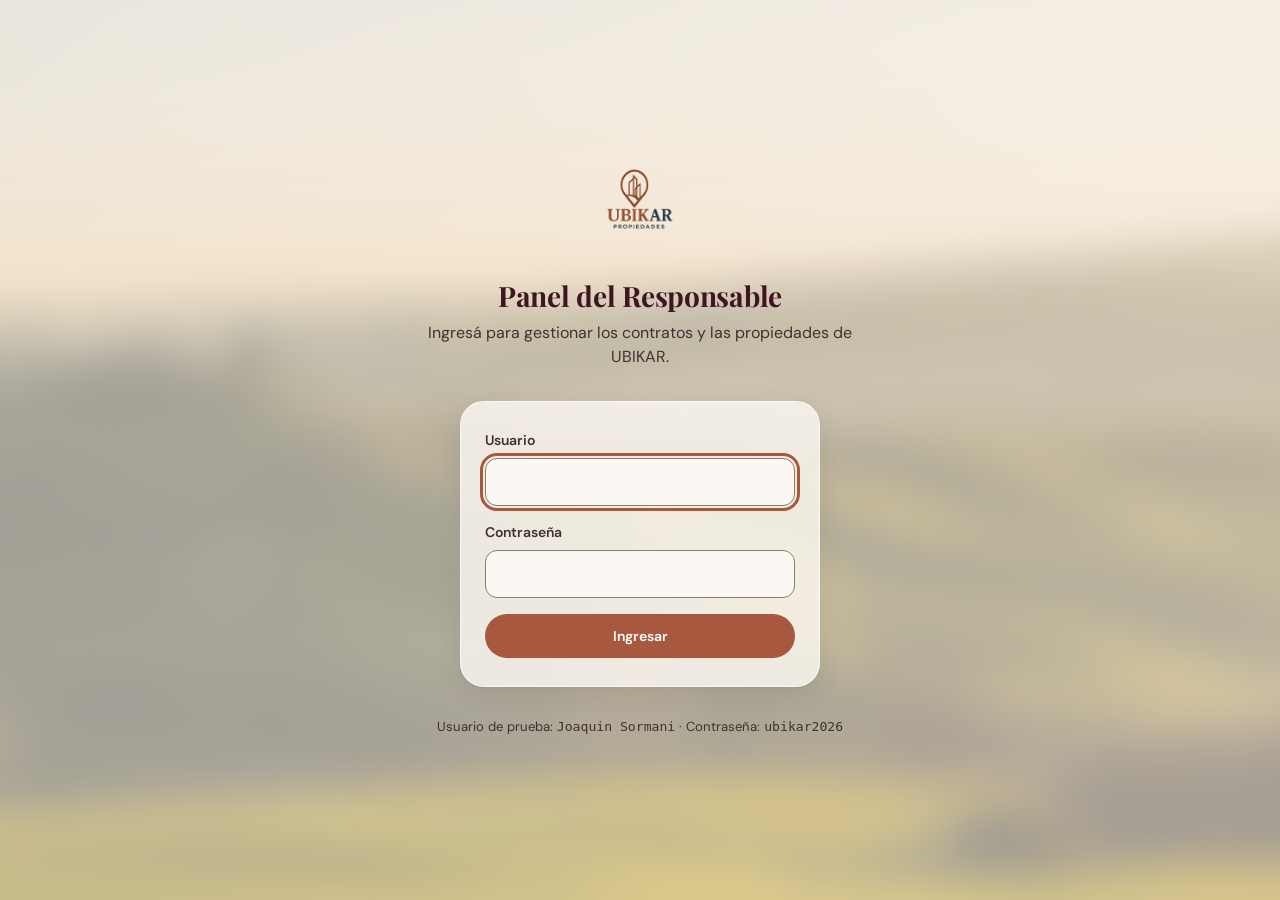
<file: frontend/index.html>
<!DOCTYPE html>
<html lang="es">
<head>
<meta charset="UTF-8">
<meta name="viewport" content="width=device-width, initial-scale=1">
<title>UBIKAR - Panel del Responsable</title>
<link rel="preconnect" href="https://fonts.googleapis.com">
<link rel="preconnect" href="https://fonts.gstatic.com" crossorigin>
<link href="https://fonts.googleapis.com/css2?family=Playfair+Display:ital,wght@0,600;0,700;1,600&family=DM+Sans:wght@400;500;600;700&display=swap" rel="stylesheet">
<link rel="stylesheet" href="styles/portal.css">
<link rel="stylesheet" href="styles/vidrio.css">
<link rel="stylesheet" href="styles/ubk-tokens.css?v=2">
<link rel="stylesheet" href="styles/ubk.css?v=6">
<link rel="stylesheet" href="styles/inicio.css?v=7">
</head>
<body class="ubk">

  <!-- ===================== LOGIN ===================== -->
  <main class="access" id="loginView">
    <div class="access__mark wordmark"><img src="assets/logo-ubikar.png" alt="UBIKAR Propiedades" class="brand-logo"></div>
    <h1 class="access__title ubk-titulo-l">Panel del Responsable</h1>
    <p class="access__hint">Ingresá para gestionar los contratos y las propiedades de UBIKAR.</p>

    <form class="access__form ubk-vidrio" id="loginForm" novalidate>
      <div class="ubk-campo">
        <label for="usuarioInput">Usuario</label>
        <input type="text" id="usuarioInput" autocomplete="username" required>
      </div>
      <div class="ubk-campo" id="claveCampo">
        <label for="claveInput">Contraseña</label>
        <input type="password" id="claveInput" autocomplete="current-password" required aria-describedby="loginError">
        <p class="ubk-campo__ayuda" id="loginError" role="alert" hidden></p>
      </div>
      <button class="ubk-btn ubk-btn--primario" type="submit">Ingresar</button>
    </form>

    <p class="access__demo">Usuario de prueba: <code>Joaquin Sormani</code> · Contraseña: <code>ubikar2026</code></p>
  </main>

  <!-- ===================== INICIO: encabezado + 2 accesos + reel ===================== -->
  <header class="ubk-encabezado" id="inicioBar" hidden>
    <a class="ubk-logo" href="index.html" aria-label="UBIKAR Propiedades, volver al inicio">
      <img src="assets/logo-ubikar-recorte.png" alt="">
    </a>
    <div class="ubk-encabezado__usuario">
      <span class="ubk-avatar" id="avatarInicial" aria-hidden="true">JS</span>
      <span class="ubk-encabezado__nombre"><strong id="nombreUsuario">Joaquin Sormani</strong> · Responsable de UBIKAR</span>
      <button class="ubk-btn ubk-btn--texto" id="logoutBtn" type="button">Cerrar sesión</button>
    </div>
  </header>

  <main class="ubk-inicio" id="inicioView" hidden>
    <div class="ubk-inicio__saludo">
      <p class="ubk-sobretitulo hub-saludo">
        <span class="hub-saludo__icono" id="iconoHora" aria-hidden="true"></span>
        <span id="saludoHora">Hola</span>
      </p>
      <h1 class="ubk-titulo-xl">Panel de gestión</h1>
    </div>

    <div class="ubk-inicio__accesos">
      <a class="ubk-acceso" href="pages/contrato.html">
        <span class="ubk-vidrio ubk-acceso__marco">
          <span class="ubk-acceso__cara">
            <span class="ubk-acceso__icono"><svg width="26" height="26" viewBox="0 0 24 24" fill="none" stroke="currentColor" stroke-width="1.5" stroke-linecap="round" stroke-linejoin="round" aria-hidden="true"><path d="M7 3h7l4 4v14H7z"/><path d="M10 12h5M10 16h5"/></svg></span>
            <span class="ubk-acceso__pie">
              <h2 class="ubk-acceso__titulo">Nuevo contrato de alquiler</h2>
              <span class="ubk-acceso__flecha"><svg width="18" height="18" viewBox="0 0 24 24" fill="none" stroke="currentColor" stroke-width="2" stroke-linecap="round" stroke-linejoin="round" aria-hidden="true"><path d="M5 12h14M13 6l6 6-6 6"/></svg></span>
            </span>
          </span>
          <span class="ubk-acceso__detalle"><span class="ubk-acceso__desc">Cargar un contrato, sus partes, condiciones e inventario</span></span>
        </span>
      </a>
      <a class="ubk-acceso" href="pages/propiedad.html">
        <span class="ubk-vidrio ubk-acceso__marco">
          <span class="ubk-acceso__cara">
            <span class="ubk-acceso__icono"><svg width="26" height="26" viewBox="0 0 24 24" fill="none" stroke="currentColor" stroke-width="1.5" stroke-linecap="round" stroke-linejoin="round" aria-hidden="true"><path d="M4 20h16M6 20V9l5-3v14M11 20V4l7 4v12"/></svg></span>
            <span class="ubk-acceso__pie">
              <h2 class="ubk-acceso__titulo">Registrar propiedad</h2>
              <span class="ubk-acceso__flecha"><svg width="18" height="18" viewBox="0 0 24 24" fill="none" stroke="currentColor" stroke-width="2" stroke-linecap="round" stroke-linejoin="round" aria-hidden="true"><path d="M5 12h14M13 6l6 6-6 6"/></svg></span>
            </span>
          </span>
          <span class="ubk-acceso__detalle"><span class="ubk-acceso__desc">Dar de alta una propiedad, sus características y a su propietario</span></span>
        </span>
      </a>
      <a class="ubk-acceso" href="pages/pago.html">
        <span class="ubk-vidrio ubk-acceso__marco">
          <span class="ubk-acceso__cara">
            <span class="ubk-acceso__icono"><svg width="26" height="26" viewBox="0 0 24 24" fill="none" stroke="currentColor" stroke-width="1.5" stroke-linecap="round" stroke-linejoin="round" aria-hidden="true"><rect x="3" y="6" width="18" height="12" rx="2"/><circle cx="12" cy="12" r="2.5"/><path d="M6.5 9.5v.01M17.5 14.5v.01"/></svg></span>
            <span class="ubk-acceso__pie">
              <h2 class="ubk-acceso__titulo">Registrar pago</h2>
              <span class="ubk-acceso__flecha"><svg width="18" height="18" viewBox="0 0 24 24" fill="none" stroke="currentColor" stroke-width="2" stroke-linecap="round" stroke-linejoin="round" aria-hidden="true"><path d="M5 12h14M13 6l6 6-6 6"/></svg></span>
            </span>
          </span>
          <span class="ubk-acceso__detalle"><span class="ubk-acceso__desc">Cobrar el alquiler del mes y emitir el recibo</span></span>
        </span>
      </a>
      <a class="ubk-acceso" href="pages/actualizacion.html">
        <span class="ubk-vidrio ubk-acceso__marco">
          <span class="ubk-acceso__cara">
            <span class="ubk-acceso__icono"><svg width="26" height="26" viewBox="0 0 24 24" fill="none" stroke="currentColor" stroke-width="1.5" stroke-linecap="round" stroke-linejoin="round" aria-hidden="true"><path d="M4 17l6-6 4 4 6-7"/><path d="M15 8h5v5"/></svg></span>
            <span class="ubk-acceso__pie">
              <h2 class="ubk-acceso__titulo">Visualizar actualizaciones</h2>
              <span class="ubk-acceso__flecha"><svg width="18" height="18" viewBox="0 0 24 24" fill="none" stroke="currentColor" stroke-width="2" stroke-linecap="round" stroke-linejoin="round" aria-hidden="true"><path d="M5 12h14M13 6l6 6-6 6"/></svg></span>
            </span>
          </span>
          <span class="ubk-acceso__detalle"><span class="ubk-acceso__desc">Consultar las actualizaciones automáticas por ICL o IPC y avisar a los inquilinos</span></span>
        </span>
      </a>
    </div>

    <aside class="ubk-reel" aria-label="Video de UBIKAR">
      <video class="reel__video" id="reelVideo" src="assets/reel-ubikar.mp4" autoplay muted loop playsinline preload="metadata"></video>
      <button class="reel__sonido" id="reelSonido" type="button" aria-label="Activar sonido" aria-pressed="false">
        <svg class="reel__ico reel__ico--off" viewBox="0 0 24 24" fill="none" stroke="currentColor" stroke-width="2" stroke-linecap="round" stroke-linejoin="round" aria-hidden="true"><path d="M11 5 6 9H3v6h3l5 4V5Z"/><path d="m16 9 5 6M21 9l-5 6"/></svg>
        <svg class="reel__ico reel__ico--on" viewBox="0 0 24 24" fill="none" stroke="currentColor" stroke-width="2" stroke-linecap="round" stroke-linejoin="round" aria-hidden="true"><path d="M11 5 6 9H3v6h3l5 4V5Z"/><path d="M15.5 8.5a5 5 0 0 1 0 7M18.5 5.5a9 9 0 0 1 0 13"/></svg>
      </button>
    </aside>
  </main>

<script src="pages/inicio.js?v=3"></script>
</body>
</html>
</file>
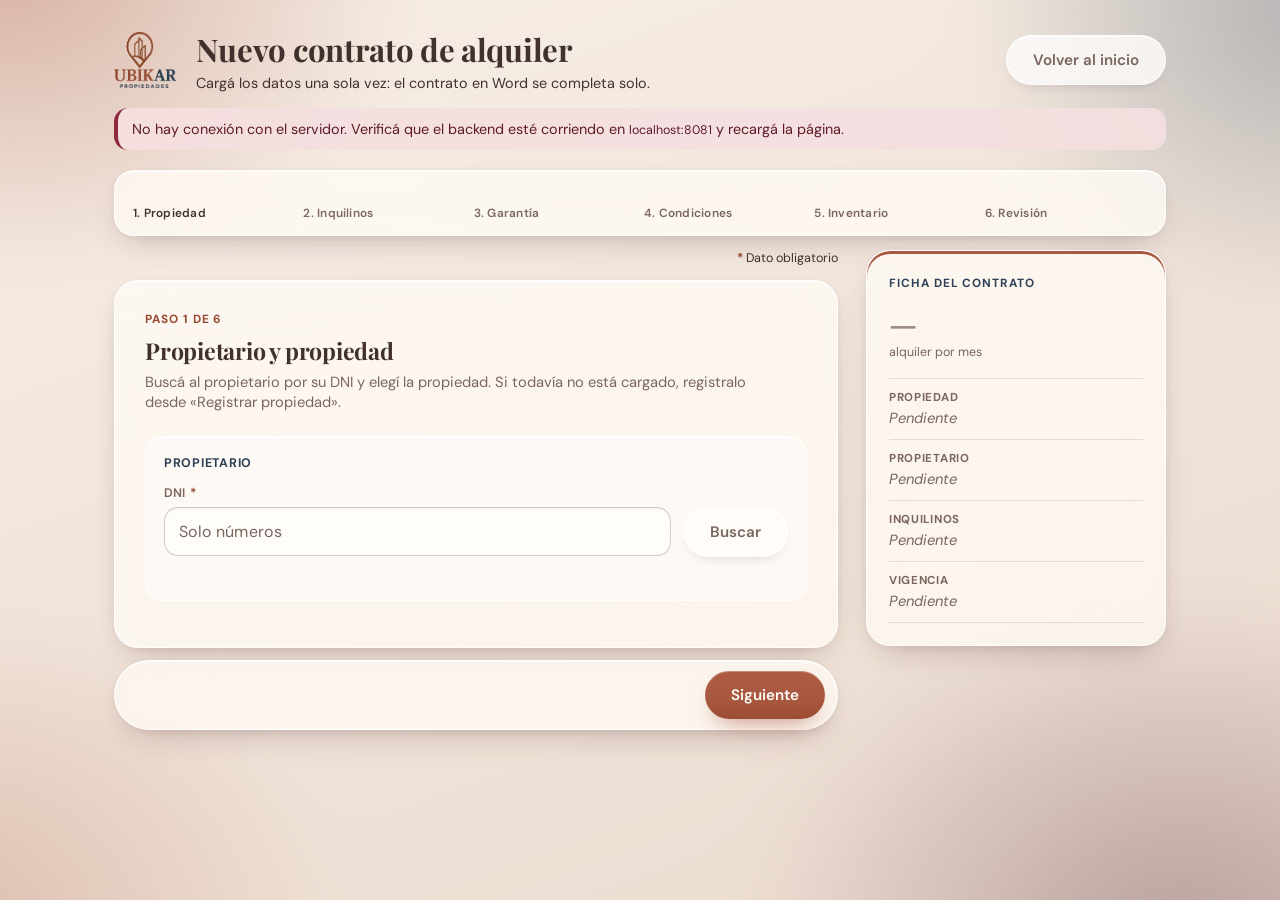
<file: frontend/contrato.html>
<!DOCTYPE html>
<html lang="es">
<head>
<meta charset="UTF-8">
<meta name="viewport" content="width=device-width, initial-scale=1">
<title>UBIKAR - Nuevo contrato de alquiler</title>
<link rel="preconnect" href="https://fonts.googleapis.com">
<link rel="preconnect" href="https://fonts.gstatic.com" crossorigin>
<link href="https://fonts.googleapis.com/css2?family=Playfair+Display:ital,wght@0,600;0,700;1,600&family=DM+Sans:wght@400;500;600;700&display=swap" rel="stylesheet">
<link rel="stylesheet" href="portal.css">
<link rel="stylesheet" href="contrato.css?v=11">
<link rel="stylesheet" href="vidrio.css">
</head>
<body>

<div class="wz">
  <header class="wz__header">
    <a href="index.html" class="wz__logo" aria-label="Volver al inicio">
      <img src="assets/logo-ubikar-recorte.png" alt="UBIKAR Propiedades" class="brand-logo">
    </a>
    <div>
      <h1 class="wz__title">Nuevo contrato de alquiler</h1>
      <p class="wz__sub">Cargá los datos una sola vez: el contrato en Word se completa solo.</p>
    </div>
    <a href="index.html" class="btn btn--ghost wz__volver">Volver al inicio</a>
  </header>

  <p class="wz-error" id="offline" role="alert" hidden>
    No hay conexión con el servidor. Verificá que el backend esté corriendo en <code>localhost:8081</code> y recargá la página.
  </p>

  <div class="borrador" id="borrador" hidden>
    <p class="borrador__texto" id="borradorTexto">Recuperamos lo que estabas cargando.</p>
    <button type="button" class="linklike" id="descartarBtn">Descartar y empezar de nuevo</button>
    <span id="confirmarBloque" hidden>
      <button type="button" class="linklike linklike--peligro" id="confirmarSi">Sí, descartar</button>
      <button type="button" class="linklike" id="confirmarNo">No, seguir</button>
    </span>
  </div>

  <ol class="steps" id="steps" aria-label="Progreso"></ol>

  <div class="wz__cols" id="cols">
  <form id="wizard" novalidate>

    <p class="req-nota"><span class="req" aria-hidden="true">*</span> Dato obligatorio</p>

    <section class="wz-step" data-step="1" hidden>
      <h2 class="wz-step__title" tabindex="-1">Propietario y propiedad</h2>
      <p class="wz-step__hint">Buscá al propietario por su DNI y elegí la propiedad. Si todavía no está cargado, registralo desde «Registrar propiedad».</p>
      <div id="propietarioSlot"></div>

      <div class="propiedad">
        <label class="field" id="propiedadSelectField" hidden>
          <span class="field__label">Propiedad <span class="req" aria-hidden="true">*</span></span>
          <select class="field__input" id="propiedadSelect" required></select>
        </label>
        <p class="hint" id="sinPropiedades" hidden>Este propietario todavía no tiene propiedades registradas. Cargala primero desde <a href="propiedad.html">Registrar propiedad</a>.</p>
      </div>
    </section>

    <section class="wz-step" data-step="2" hidden>
      <h2 class="wz-step__title" tabindex="-1">Inquilinos</h2>
      <p class="wz-step__hint">Un contrato puede tener más de un inquilino (por ejemplo, una pareja).</p>
      <div id="inquilinosSlot"></div>
      <button type="button" class="btn btn--ghost" id="addInquilinoBtn">Agregar otro inquilino</button>
    </section>

    <section class="wz-step" data-step="3" hidden>
      <h2 class="wz-step__title" tabindex="-1">Garantía</h2>
      <p class="wz-step__hint">Elegí cómo se garantiza el alquiler. Con fiador o recibo de sueldo hace falta cargar al garante.</p>
      <fieldset class="radios radios--lista" id="tipoGarantia">
        <legend class="field__label">Tipo de garantía <span class="req" aria-hidden="true">*</span></legend>
        <div class="radios__opciones"></div>
      </fieldset>
      <div id="garantesBloque" hidden>
        <div id="garantesSlot"></div>
        <button type="button" class="btn btn--ghost" id="addGaranteBtn">Agregar otro garante</button>
      </div>
    </section>

    <section class="wz-step" data-step="4" hidden>
      <h2 class="wz-step__title" tabindex="-1">Condiciones del contrato</h2>
      <p class="wz-step__hint">La fecha de fin, los montos en letras y las fechas de la firma los calcula el sistema.</p>
      <div class="grid2">
        <label class="field">
          <span class="field__label">Fecha de inicio <span class="req" aria-hidden="true">*</span></span>
          <input class="field__input" type="date" id="fechaInicio" required>
        </label>
        <label class="field">
          <span class="field__label">Duración (meses) <span class="req" aria-hidden="true">*</span></span>
          <input class="field__input field__input--mono" type="number" id="duracionMeses" min="1" value="12" required>
        </label>
        <label class="field">
          <span class="field__label">Alquiler mensual inicial ($) <span class="req" aria-hidden="true">*</span></span>
          <input class="field__input field__input--mono" type="number" id="valorInicial" min="0" step="0.01" inputmode="decimal" required>
        </label>
        <label class="field">
          <span class="field__label">Actualización cada (meses) <span class="req" aria-hidden="true">*</span></span>
          <input class="field__input field__input--mono" type="number" id="periodicidad" min="1" value="3" required>
        </label>
        <label class="field">
          <span class="field__label">Depósito en garantía ($) <span class="opc">(opcional)</span></span>
          <input class="field__input field__input--mono" type="number" id="deposito" min="0" step="0.01" inputmode="decimal" placeholder="Si lo dejás vacío: un mes de alquiler">
        </label>
      </div>
      <fieldset class="radios radios--seg" id="indice">
        <legend class="field__label">Índice de actualización <span class="req" aria-hidden="true">*</span></legend>
        <div class="radios__opciones"></div>
      </fieldset>
      <fieldset class="radios radios--seg" id="destino">
        <legend class="field__label">Destino de la propiedad <span class="req" aria-hidden="true">*</span></legend>
        <div class="radios__opciones"></div>
      </fieldset>
      <fieldset class="radios radios--lista" id="plantilla">
        <legend class="field__label">Modelo de contrato <span class="req" aria-hidden="true">*</span></legend>
        <div class="radios__opciones"></div>
      </fieldset>
      <p class="derivados" id="derivados" aria-live="polite" hidden></p>
    </section>

    <section class="wz-step" data-step="5" hidden>
      <h2 class="wz-step__title" tabindex="-1">Inventario de la propiedad</h2>
      <p class="wz-step__hint">Estado de cada elemento al entregar la propiedad. Se anexa al contrato y sirve para comparar al finalizar.</p>
      <p class="inv-auto" id="invAuto" role="status" hidden></p>
      <p class="inv-resumen" id="invResumen" aria-live="polite" hidden></p>
      <div class="presets" id="presets" aria-label="Agregar ambiente típico"></div>
      <div class="inv-otro">
        <input class="field__input" id="otroAmbienteInput" placeholder="Otro ambiente (Ej: Patio, Terraza)…" list="ambientes" autocomplete="off">
        <button type="button" class="btn btn--ghost" id="otroAmbienteBtn">Agregar ambiente</button>
      </div>
      <p class="inv-vacio" id="invVacio">Elegí un ambiente típico o agregá el tuyo para empezar a cargar el inventario.</p>
      <div id="invSlot"></div>
    </section>

    <section class="wz-step" data-step="6" hidden>
      <h2 class="wz-step__title" tabindex="-1">Revisión</h2>
      <p class="wz-step__hint">Controlá los datos. Al generar, se guarda todo junto y se crea el contrato en Word.</p>
      <div class="review" id="review"></div>
    </section>

    <div class="wz-error" id="stepError" role="alert" tabindex="-1" hidden></div>

    <div class="wz-actions" id="actions">
      <button type="button" class="btn btn--ghost" id="prevBtn" hidden>Anterior</button>
      <button type="button" class="btn btn--primary" id="nextBtn">Siguiente</button>
    </div>
  </form>

  <aside class="ficha" id="ficha" aria-label="Resumen del contrato en curso">
    <p class="ficha__eyebrow">Ficha del contrato</p>
    <p class="ficha__monto" id="fichaMonto">—</p>
    <p class="ficha__cap">alquiler por mes</p>
    <dl class="ficha__filas" id="fichaFilas"></dl>
  </aside>
  </div>

  <section class="exito" id="exito" hidden>
    <div class="exito__mark" aria-hidden="true">✓</div>
    <h2 class="wz-step__title" tabindex="-1" id="exitoTitulo">Contrato registrado</h2>
    <p class="wz-step__hint" id="exitoDetalle"></p>
    <div class="review exito__datos">
      <dl id="exitoDatos"></dl>
    </div>
    <div class="exito__actions">
      <a class="btn btn--primary" id="descargarLink" href="#" download>Descargar contrato (.docx)</a>
      <button type="button" class="btn btn--ghost" id="otroBtn">Registrar otro contrato</button>
    </div>
  </section>
</div>

<template id="tplPersona">
  <fieldset class="persona">
    <div class="persona__head">
      <legend class="persona__title"></legend>
      <button type="button" class="linklike persona__remove" hidden>Quitar</button>
    </div>
    <div class="persona__dni">
      <label class="field">
        <span class="field__label">DNI <span class="req" aria-hidden="true">*</span></span>
        <input class="field__input field__input--mono" data-f="dni" inputmode="numeric" autocomplete="off" placeholder="Solo números" required>
      </label>
      <button type="button" class="btn btn--ghost persona__buscar">Buscar</button>
    </div>
    <p class="persona__estado" role="status"></p>
    <div class="grid2">
      <label class="field">
        <span class="field__label">Nombre <span class="req" aria-hidden="true">*</span></span>
        <input class="field__input" data-f="nombre" autocomplete="off" required>
      </label>
      <label class="field">
        <span class="field__label">Apellido <span class="req" aria-hidden="true">*</span></span>
        <input class="field__input" data-f="apellido" autocomplete="off" required>
      </label>
    </div>
    <label class="field">
      <span class="field__label">Domicilio (figura en el contrato) <span class="req" aria-hidden="true">*</span></span>
      <input class="field__input" data-f="domicilio" autocomplete="off" required>
    </label>
    <div class="grid2">
      <label class="field">
        <span class="field__label">Teléfono <span class="opc">(opcional)</span></span>
        <input class="field__input" data-f="telefono" inputmode="tel" autocomplete="off">
      </label>
      <label class="field">
        <span class="field__label">Correo electrónico <span class="opc">(opcional)</span></span>
        <input class="field__input" data-f="email" type="email" autocomplete="off">
      </label>
    </div>
    <label class="field persona__detalle" hidden>
      <span class="field__label">Detalle de la garantía (empleador, CUIT, cargo, legajo, matrícula…) <span class="opc">(opcional)</span></span>
      <input class="field__input" data-f="detalle" autocomplete="off">
    </label>
  </fieldset>
</template>

<script src="ux.js"></script>
<script src="contrato.js?v=6"></script>
</body>
</html>
</file>
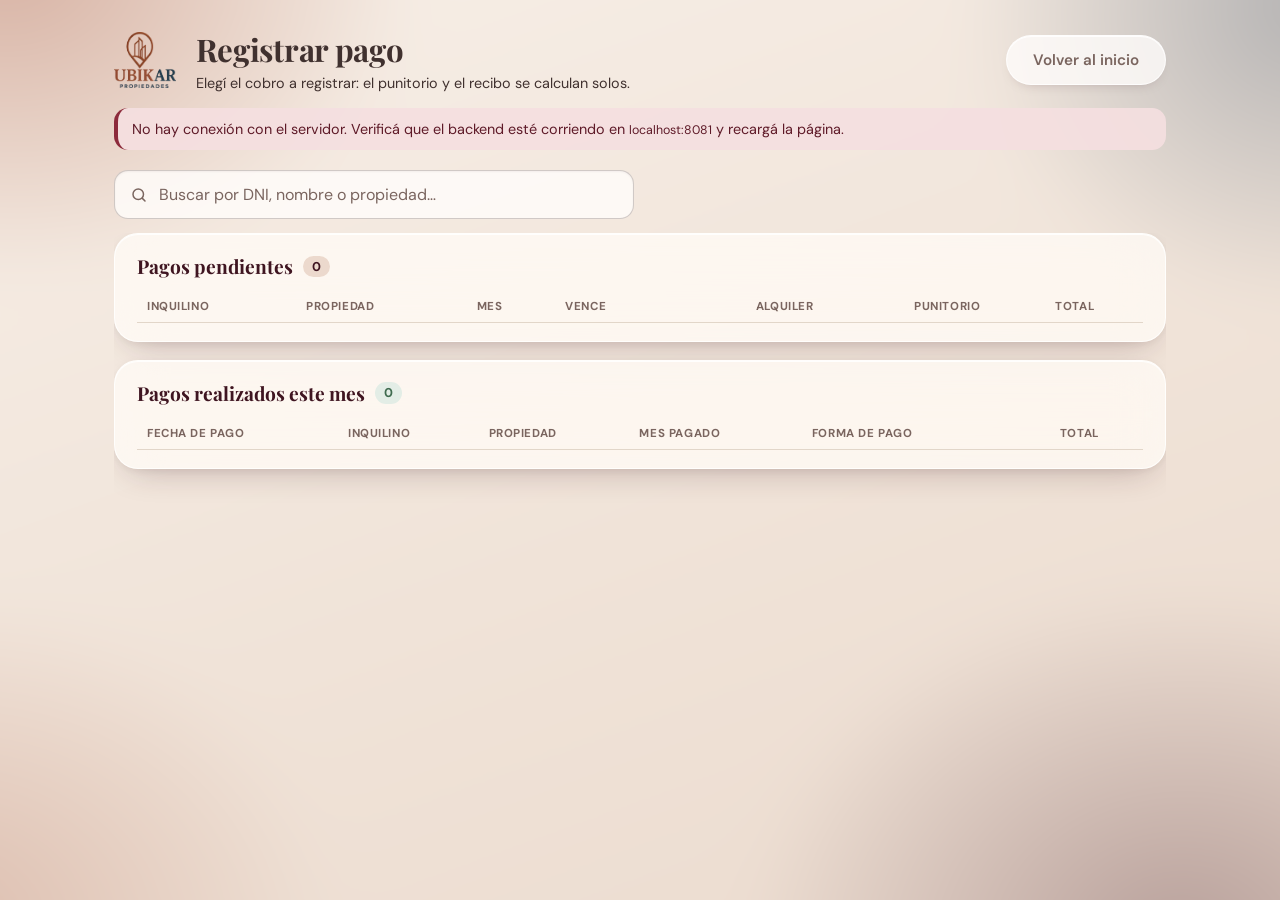
<file: frontend/pago.html>
<!DOCTYPE html>
<html lang="es">
<head>
<meta charset="UTF-8">
<meta name="viewport" content="width=device-width, initial-scale=1">
<title>UBIKAR - Registrar pago</title>
<link rel="preconnect" href="https://fonts.googleapis.com">
<link rel="preconnect" href="https://fonts.gstatic.com" crossorigin>
<link href="https://fonts.googleapis.com/css2?family=Playfair+Display:ital,wght@0,600;0,700;1,600&family=DM+Sans:wght@400;500;600;700&display=swap" rel="stylesheet">
<link rel="stylesheet" href="portal.css">
<link rel="stylesheet" href="contrato.css?v=11">
<link rel="stylesheet" href="pago.css?v=3">
<link rel="stylesheet" href="vidrio.css">
</head>
<body>

<div class="wz">
  <header class="wz__header">
    <a href="index.html" class="wz__logo" aria-label="Volver al inicio">
      <img src="assets/logo-ubikar-recorte.png" alt="UBIKAR Propiedades" class="brand-logo">
    </a>
    <div>
      <h1 class="wz__title">Registrar pago</h1>
      <p class="wz__sub">Elegí el cobro a registrar: el punitorio y el recibo se calculan solos.</p>
    </div>
    <a href="index.html" class="btn btn--ghost wz__volver">Volver al inicio</a>
  </header>

  <p class="wz-error" id="offline" role="alert" hidden>
    No hay conexión con el servidor. Verificá que el backend esté corriendo en <code>localhost:8081</code> y recargá la página.
  </p>

  <div class="pago__barra">
    <label class="pago__buscador">
      <svg width="18" height="18" viewBox="0 0 24 24" fill="none" stroke="currentColor" stroke-width="2" stroke-linecap="round" stroke-linejoin="round" aria-hidden="true"><circle cx="11" cy="11" r="7"/><path d="m20 20-3.5-3.5"/></svg>
      <span class="pago__sr">Buscar por DNI, nombre o propiedad</span>
      <input class="field__input" id="buscador" type="search" placeholder="Buscar por DNI, nombre o propiedad…" autocomplete="off" inputmode="search">
    </label>
    <p class="pago__conteo" id="conteo" aria-live="polite"></p>
  </div>

  <main class="pago__cuerpo" id="cuerpo">
    <section class="pago__seccion" aria-labelledby="tituloPend">
      <h2 class="pago__titulo" id="tituloPend">Pagos pendientes <span class="pago__badge" id="cantPend">0</span></h2>
      <div class="pago__scroll">
        <table class="pago__tabla">
          <thead>
            <tr>
              <th>Inquilino</th><th>Propiedad</th><th>Mes</th><th>Vence</th>
              <th class="pago__num">Alquiler</th><th class="pago__num">Punitorio</th><th class="pago__num">Total</th><th><span class="pago__sr">Acción</span></th>
            </tr>
          </thead>
          <tbody id="tbPend"></tbody>
        </table>
      </div>
      <p class="pago__vacio" id="vacioPend" hidden></p>
    </section>

    <section class="pago__seccion" aria-labelledby="tituloReal">
      <h2 class="pago__titulo" id="tituloReal">Pagos realizados este mes <span class="pago__badge pago__badge--ok" id="cantReal">0</span></h2>
      <div class="pago__scroll">
        <table class="pago__tabla">
          <thead>
            <tr>
              <th>Fecha de pago</th><th>Inquilino</th><th>Propiedad</th><th>Mes pagado</th><th>Forma de pago</th>
              <th class="pago__num">Total</th><th><span class="pago__sr">Recibo</span></th>
            </tr>
          </thead>
          <tbody id="tbReal"></tbody>
        </table>
      </div>
      <p class="pago__vacio" id="vacioReal" hidden></p>
    </section>
  </main>
</div>

<dialog class="cobro" id="cobroDialog" aria-labelledby="cobroTitulo">
  <form id="cobroForm" novalidate>
    <h2 class="cobro__titulo" id="cobroTitulo" tabindex="-1">Cobrar alquiler</h2>
    <p class="cobro__resumen" id="cobroResumen"></p>

    <div class="cobro__campos">
      <label class="field">
        <span class="field__label">Fecha de pago <span class="req" aria-hidden="true">*</span></span>
        <input class="field__input" type="date" id="fechaPago" required>
      </label>
      <fieldset class="radios radios--lista" id="medioPago">
        <legend class="field__label">Forma de pago <span class="req" aria-hidden="true">*</span></legend>
        <div class="radios__opciones"></div>
      </fieldset>
    </div>

    <dl class="pago__calculo" id="calculo" aria-live="polite">
      <div class="pago__fila"><dt>Alquiler</dt><dd id="calcAlquiler"></dd></div>
      <div class="pago__fila" id="filaPunitorio"><dt id="calcPunitorioEtiqueta">Punitorio</dt><dd id="calcPunitorio"></dd></div>
      <div class="pago__fila pago__fila--total"><dt>Total a cobrar</dt><dd id="calcTotal"></dd></div>
    </dl>

    <p class="cobro__error" id="cobroError" role="alert" hidden></p>

    <div class="cobro__acciones">
      <button type="button" class="btn btn--ghost" id="cancelarBtn">Cancelar</button>
      <button type="submit" class="btn btn--primary" id="registrarBtn">Registrar pago</button>
    </div>
  </form>

  <div class="cobro__exito" id="cobroExito" hidden>
    <div class="exito__mark" aria-hidden="true">✓</div>
    <h2 class="cobro__titulo" id="exitoTitulo" tabindex="-1">Pago registrado</h2>
    <p class="cobro__resumen" id="exitoDetalle"></p>
    <div class="review exito__datos">
      <dl id="exitoDatos"></dl>
    </div>
    <div class="cobro__acciones cobro__acciones--centro">
      <a class="btn btn--primary" id="reciboLink" href="#" target="_blank" rel="noopener">Ver recibo (PDF)</a>
      <a class="btn btn--ghost" id="whatsappLink" href="#" target="_blank" rel="noopener" hidden>Avisar por WhatsApp</a>
      <button type="button" class="btn btn--ghost" id="cerrarBtn">Cerrar</button>
    </div>
  </div>
</dialog>

<script src="pago.js?v=3"></script>
</body>
</html>
</file>
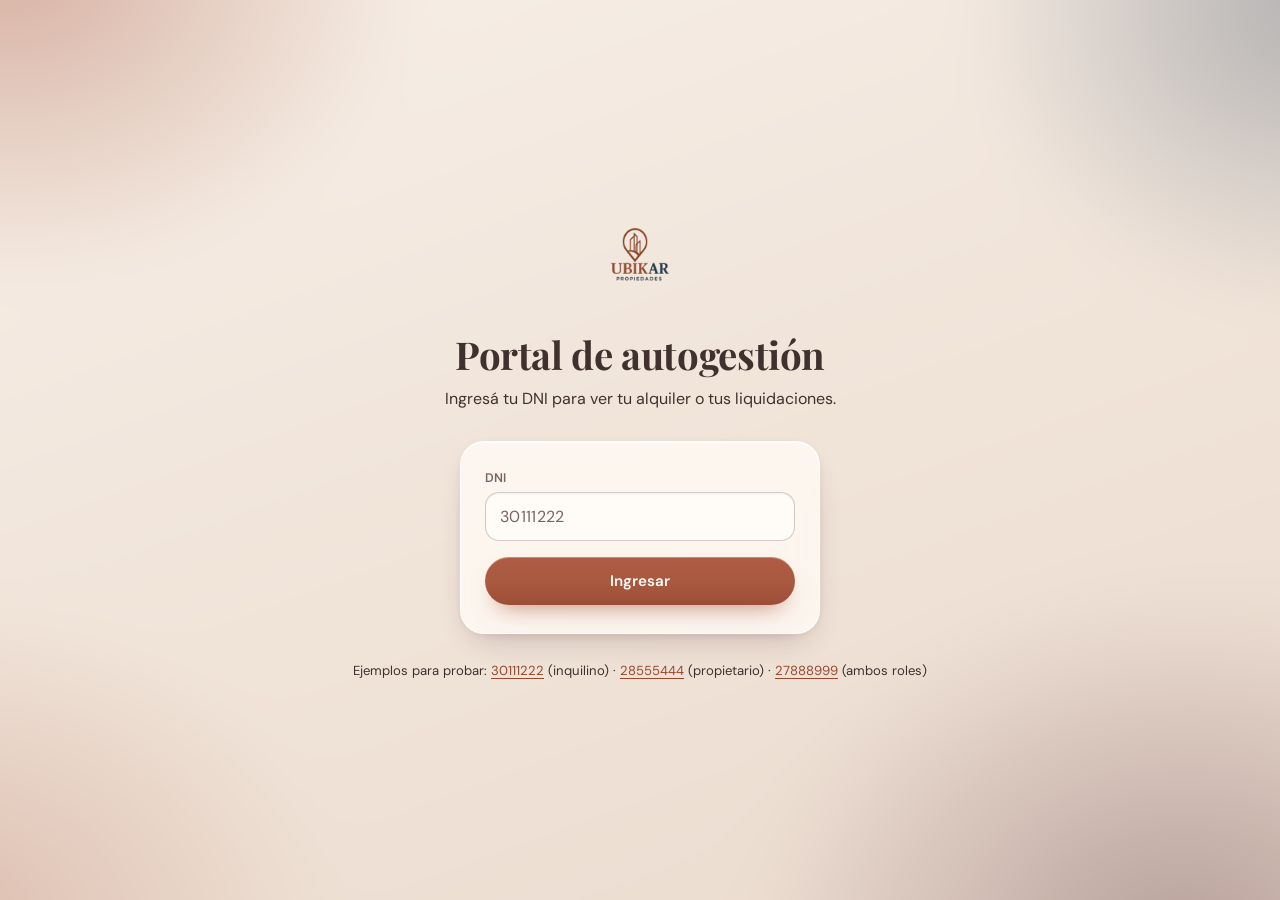
<file: frontend/portal.html>
<!--
THESIS: el portal es una ficha de cuenta, no un dashboard generico de tarjetas. Un solo
panel dominante responde "cuanto debo/cobro y para cuando" antes que nada; todo lo demas
es un registro cronologico debajo, como una libreta de recibos.
OWN-WORLD: paleta de marca real de UBIKAR (logo + board Pantone del cliente) — fondo
crema #F2EBE3, tinta coffee bean #40312F, acento terracota #A8583F (isotipo), wine
#3F1521 y navy #2E4157 (del wordmark "UBIKAR"). Playfair Display para el wordmark y
titulares, DM Sans para interfaz y datos.
STORY: inquilino o propietario ingresan su DNI (una unica puerta de entrada, como pide
el caso de uso base "Acceder al Portal"); el sistema detecta el rol y muestra el panel
que corresponde: deuda + recibos + subir comprobante para el inquilino, liquidacion +
historial + descarga para el propietario.
FIRST VIEWPORT: formulario de acceso centrado, mínimo, sin card generico alrededor.
FORM: direccion propia (no surgida del roll de conceptos de Impeccable — ver nota al
usuario), sobria a proposito porque el modo es Operate: la tarea manda, no la puesta
en escena.
FINISH: unreviewed and undocumented is unfinished; este build corta antes del ciclo
completo de finish-review/documenter de Impeccable (ver aviso al usuario), asi que
no se marca DESIGN.md como cerrado.
-->
<!DOCTYPE html>
<html lang="es">
<head>
<meta charset="UTF-8">
<meta name="viewport" content="width=device-width, initial-scale=1">
<title>UBIKAR - Portal de Autogestión</title>
<link rel="preconnect" href="https://fonts.googleapis.com">
<link rel="preconnect" href="https://fonts.gstatic.com" crossorigin>
<link href="https://fonts.googleapis.com/css2?family=Playfair+Display:ital,wght@0,600;0,700;1,600&family=DM+Sans:wght@400;500;600;700&display=swap" rel="stylesheet">
<link rel="stylesheet" href="portal.css">
<link rel="stylesheet" href="vidrio.css">
</head>
<body>

  <main class="access" id="accessView">
    <div class="access__mark wordmark"><img src="assets/logo-ubikar.png" alt="UBIKAR Propiedades" class="brand-logo"></div>
    <h1 class="access__title">Portal de autogestión</h1>
    <p class="access__hint">Ingresá tu DNI para ver tu alquiler o tus liquidaciones.</p>

    <form class="access__form" id="accessForm" novalidate>
      <label class="field">
        <span class="field__label">DNI</span>
        <input class="field__input field__input--mono" type="text" id="dniInput" inputmode="numeric" autocomplete="off" placeholder="30111222" required>
      </label>
      <button class="btn btn--primary" type="submit">
        <span>Ingresar</span>
      </button>
      <p class="access__error" id="accessError" role="alert" hidden></p>
    </form>

    <p class="access__demo">Ejemplos para probar:
      <button type="button" class="linklike" data-demo-dni="30111222">30111222</button> (inquilino) ·
      <button type="button" class="linklike" data-demo-dni="28555444">28555444</button> (propietario) ·
      <button type="button" class="linklike" data-demo-dni="27888999">27888999</button> (ambos roles)
    </p>
  </main>

  <main class="access" id="roleChoiceView" hidden>
    <div class="access__mark wordmark"><img src="assets/logo-ubikar.png" alt="UBIKAR Propiedades" class="brand-logo"></div>
    <h1 class="access__title">¿Cómo querés ingresar?</h1>
    <p class="access__hint">Ese DNI está registrado como inquilino y como propietario. Elegí con qué rol querés ver el portal esta vez.</p>

    <div class="role-choice">
      <button type="button" class="role-choice__option" id="chooseInquilinoBtn">
        <span class="role-choice__label">Como inquilino</span>
        <span class="role-choice__hint">Ver mi deuda y mis recibos</span>
      </button>
      <button type="button" class="role-choice__option" id="choosePropietarioBtn">
        <span class="role-choice__label">Como propietario</span>
        <span class="role-choice__hint">Ver mis liquidaciones</span>
      </button>
    </div>

    <button type="button" class="linklike" id="backToAccessBtn">Volver</button>
  </main>

  <div class="portal" id="portalView" hidden>
    <header class="portal__header">
      <div>
        <div class="portal__mark wordmark"><img src="assets/logo-ubikar.png" alt="UBIKAR Propiedades" class="brand-logo"></div>
        <h1 class="portal__name" id="tenantName">—</h1>
        <p class="portal__role" id="roleLabel">—</p>
      </div>
      <button class="btn btn--ghost" id="logoutBtn" type="button">Salir</button>
    </header>

    <section class="status" aria-labelledby="statusHeading">
      <h2 class="status__heading" id="statusHeading">—</h2>
      <div class="status__row">
        <div class="status__amount-block">
          <span class="status__amount" id="statusAmount">—</span>
          <span class="status__period" id="statusPeriod">—</span>
        </div>
        <span class="badge" id="statusBadge">—</span>
      </div>
      <p class="status__due" id="statusDue">—</p>
      <div class="status__actions">
        <button class="btn btn--primary" id="uploadTriggerBtn" type="button">Subir comprobante</button>
        <button class="btn btn--primary" id="downloadTriggerBtn" type="button" hidden>Descargar liquidación</button>
        <button class="btn btn--ghost" id="reminderBtn" type="button">Pedir recordatorio por WhatsApp</button>
      </div>
    </section>

    <section class="history" aria-labelledby="historyHeading">
      <h2 class="history__heading" id="historyHeading">—</h2>
      <ul class="ledger" id="ledgerList"></ul>
    </section>

    <p class="demo-note" id="demoNote">—</p>
  </div>

  <div class="modal-layer" id="uploadModal" hidden>
    <div class="modal" role="dialog" aria-modal="true" aria-labelledby="uploadTitle">
      <h2 class="modal__title" id="uploadTitle">Subir comprobante</h2>
      <p class="modal__hint">Adjuntá una foto o PDF del comprobante de pago de este mes.</p>
      <label class="dropzone" id="dropzone" for="fileInput">
        <span id="dropzoneLabel">Arrastrá el archivo aquí o hacé clic para elegirlo</span>
        <input type="file" id="fileInput" accept="image/*,.pdf" hidden>
      </label>
      <div class="modal__actions">
        <button class="btn btn--ghost" id="cancelUploadBtn" type="button">Cancelar</button>
        <button class="btn btn--primary" id="confirmUploadBtn" type="button" disabled>Enviar</button>
      </div>
    </div>
  </div>

  <div class="toast" id="toast" role="status" aria-live="polite" hidden></div>

  <script src="portal.js"></script>
</body>
</html>
</file>
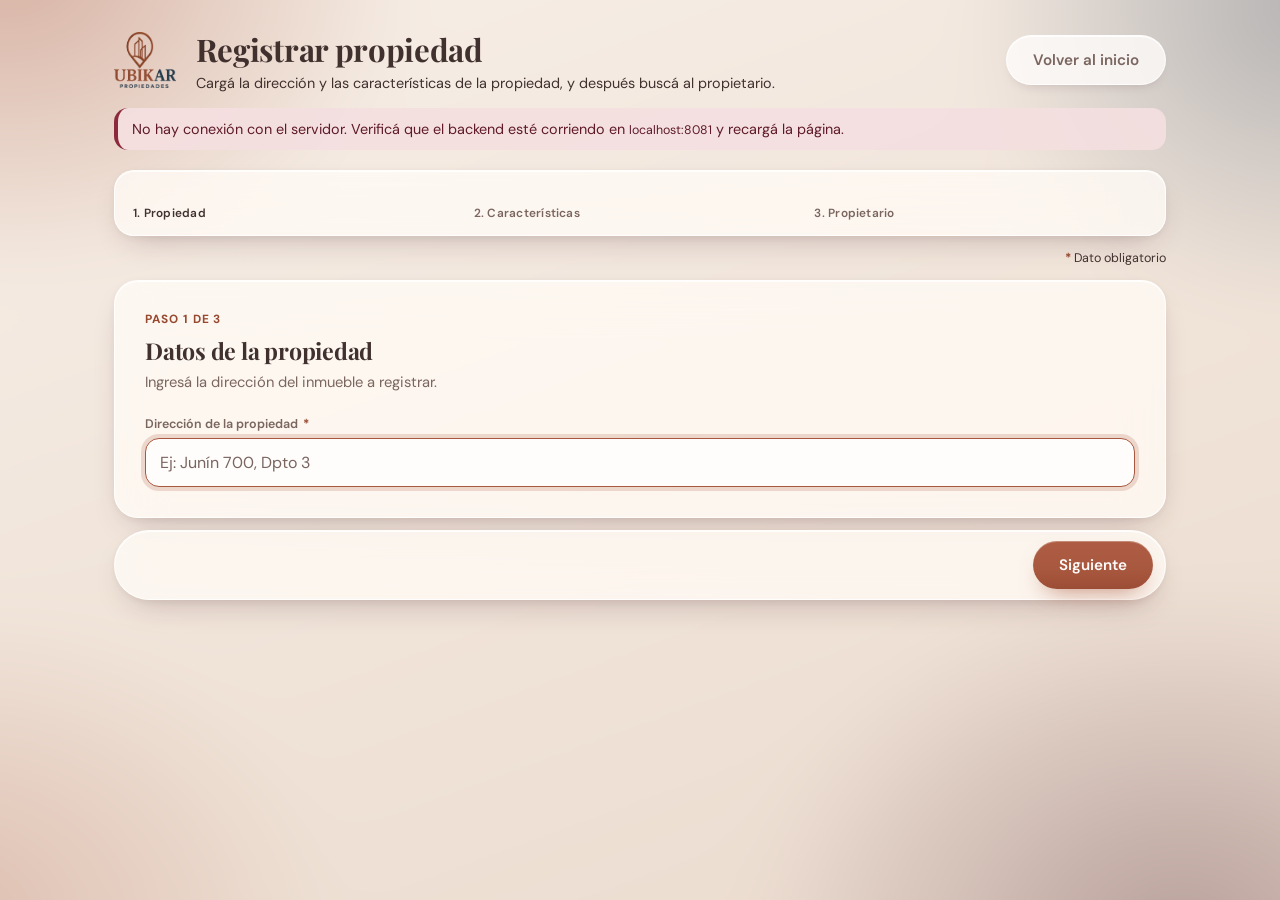
<file: frontend/propiedad.html>
<!DOCTYPE html>
<html lang="es">
<head>
<meta charset="UTF-8">
<meta name="viewport" content="width=device-width, initial-scale=1">
<title>UBIKAR - Registrar propiedad</title>
<link rel="preconnect" href="https://fonts.googleapis.com">
<link rel="preconnect" href="https://fonts.gstatic.com" crossorigin>
<link href="https://fonts.googleapis.com/css2?family=Playfair+Display:ital,wght@0,600;0,700;1,600&family=DM+Sans:wght@400;500;600;700&display=swap" rel="stylesheet">
<link rel="stylesheet" href="portal.css">
<link rel="stylesheet" href="contrato.css?v=11">
<link rel="stylesheet" href="propiedad.css?v=2">
<link rel="stylesheet" href="vidrio.css">
</head>
<body>

<div class="wz">
  <header class="wz__header">
    <a href="index.html" class="wz__logo" aria-label="Volver al inicio">
      <img src="assets/logo-ubikar-recorte.png" alt="UBIKAR Propiedades" class="brand-logo">
    </a>
    <div>
      <h1 class="wz__title">Registrar propiedad</h1>
      <p class="wz__sub">Cargá la dirección y las características de la propiedad, y después buscá al propietario.</p>
    </div>
    <a href="index.html" class="btn btn--ghost wz__volver">Volver al inicio</a>
  </header>

  <p class="wz-error" id="offline" role="alert" hidden>
    No hay conexión con el servidor. Verificá que el backend esté corriendo en <code>localhost:8081</code> y recargá la página.
  </p>

  <ol class="steps" id="steps" aria-label="Progreso"></ol>

  <form id="wizard" novalidate>

    <p class="req-nota"><span class="req" aria-hidden="true">*</span> Dato obligatorio</p>

    <section class="wz-step" data-step="1" hidden>
      <h2 class="wz-step__title" tabindex="-1">Datos de la propiedad</h2>
      <p class="wz-step__hint">Ingresá la dirección del inmueble a registrar.</p>

      <label class="field">
        <span class="field__label">Dirección de la propiedad <span class="req" aria-hidden="true">*</span></span>
        <input class="field__input" id="direccionInput" maxlength="200" placeholder="Ej: Junín 700, Dpto 3" autocomplete="off" required>
      </label>
    </section>

    <section class="wz-step" data-step="2" hidden>
      <h2 class="wz-step__title" tabindex="-1">Características de la propiedad</h2>
      <p class="wz-step__hint">Indicá qué zonas tiene el inmueble y cuántas de cada una (por ejemplo, 3 baños). Elegí las opciones de abajo o agregá otra.</p>

      <div class="resumen">
        <span>Propiedad: <span class="resumen__nombre" id="resumenDireccionCar"></span></span>
        <button type="button" class="linklike" id="cambiarCarBtn">Cambiar</button>
      </div>

      <p class="inv-resumen" id="carResumen" aria-live="polite" hidden></p>
      <div class="presets" id="carPresets" aria-label="Agregar zona típica"></div>
      <div class="inv-otro">
        <input class="field__input" id="otraCarInput" placeholder="Otra característica (Ej: Patio, Terraza)…" list="zonas" autocomplete="off" maxlength="80">
        <button type="button" class="btn btn--ghost" id="otraCarBtn">Agregar</button>
      </div>
      <p class="inv-vacio" id="carVacio">Elegí una zona típica o agregá la tuya para empezar a describir la propiedad.</p>
      <ul class="car-lista" id="carLista"></ul>
    </section>

    <section class="wz-step" data-step="3" hidden>
      <h2 class="wz-step__title" tabindex="-1">Propietario</h2>
      <p class="wz-step__hint">Buscá al propietario por DNI. Si ya está cargado, se completan sus datos; si no, se da de alta junto con la propiedad.</p>

      <div class="resumen">
        <span>Propiedad: <span class="resumen__nombre" id="resumenDireccion"></span></span>
        <button type="button" class="linklike" id="cambiarBtn">Cambiar</button>
      </div>

      <div id="propietarioSlot"></div>
      <p class="hint" id="avisoNuevo" hidden>Este propietario es nuevo: se da de alta junto con la propiedad.</p>

      <div class="existentes" id="existentes" hidden>
        <h3 class="existentes__titulo">Propiedades ya registradas de este propietario</h3>
        <ul class="existentes__lista" id="existentesLista"></ul>
      </div>
    </section>

    <div class="wz-error" id="stepError" role="alert" tabindex="-1" hidden></div>

    <div class="wz-actions" id="actions">
      <button type="button" class="btn btn--ghost" id="prevBtn" hidden>Anterior</button>
      <button type="button" class="btn btn--primary" id="nextBtn">Siguiente</button>
    </div>
  </form>

  <section class="exito" id="exito" hidden>
    <div class="exito__mark" aria-hidden="true">✓</div>
    <h2 class="wz-step__title" tabindex="-1" id="exitoTitulo">Propiedad registrada</h2>
    <p class="wz-step__hint" id="exitoDetalle"></p>
    <div class="review exito__datos">
      <dl id="exitoDatos"></dl>
    </div>
    <div class="exito__actions">
      <button type="button" class="btn btn--primary" id="otraBtn">Registrar otra propiedad</button>
      <a class="btn btn--ghost" href="contrato.html">Registrar un contrato</a>
    </div>
  </section>
</div>

<template id="tplPersona">
  <fieldset class="persona">
    <div class="persona__head">
      <legend class="persona__title">Propietario</legend>
    </div>
    <div class="persona__dni">
      <label class="field">
        <span class="field__label">DNI <span class="req" aria-hidden="true">*</span></span>
        <input class="field__input field__input--mono" data-f="dni" inputmode="numeric" autocomplete="off" placeholder="Solo números" required>
      </label>
      <button type="button" class="btn btn--ghost persona__buscar">Buscar</button>
    </div>
    <p class="persona__estado" role="status"></p>
    <div class="grid2">
      <label class="field">
        <span class="field__label">Nombre <span class="req" aria-hidden="true">*</span></span>
        <input class="field__input" data-f="nombre" autocomplete="off" required>
      </label>
      <label class="field">
        <span class="field__label">Apellido <span class="req" aria-hidden="true">*</span></span>
        <input class="field__input" data-f="apellido" autocomplete="off" required>
      </label>
    </div>
    <label class="field">
      <span class="field__label">Domicilio <span class="req" aria-hidden="true">*</span></span>
      <input class="field__input" data-f="domicilio" autocomplete="off" required>
    </label>
    <div class="grid2">
      <label class="field">
        <span class="field__label">Teléfono <span class="opc">(opcional)</span></span>
        <input class="field__input" data-f="telefono" inputmode="tel" autocomplete="off">
      </label>
      <label class="field">
        <span class="field__label">Correo electrónico <span class="opc">(opcional)</span></span>
        <input class="field__input" data-f="email" type="email" autocomplete="off">
      </label>
    </div>
  </fieldset>
</template>

<script src="ux.js"></script>
<script src="propiedad.js?v=5"></script>
</body>
</html>
</file>
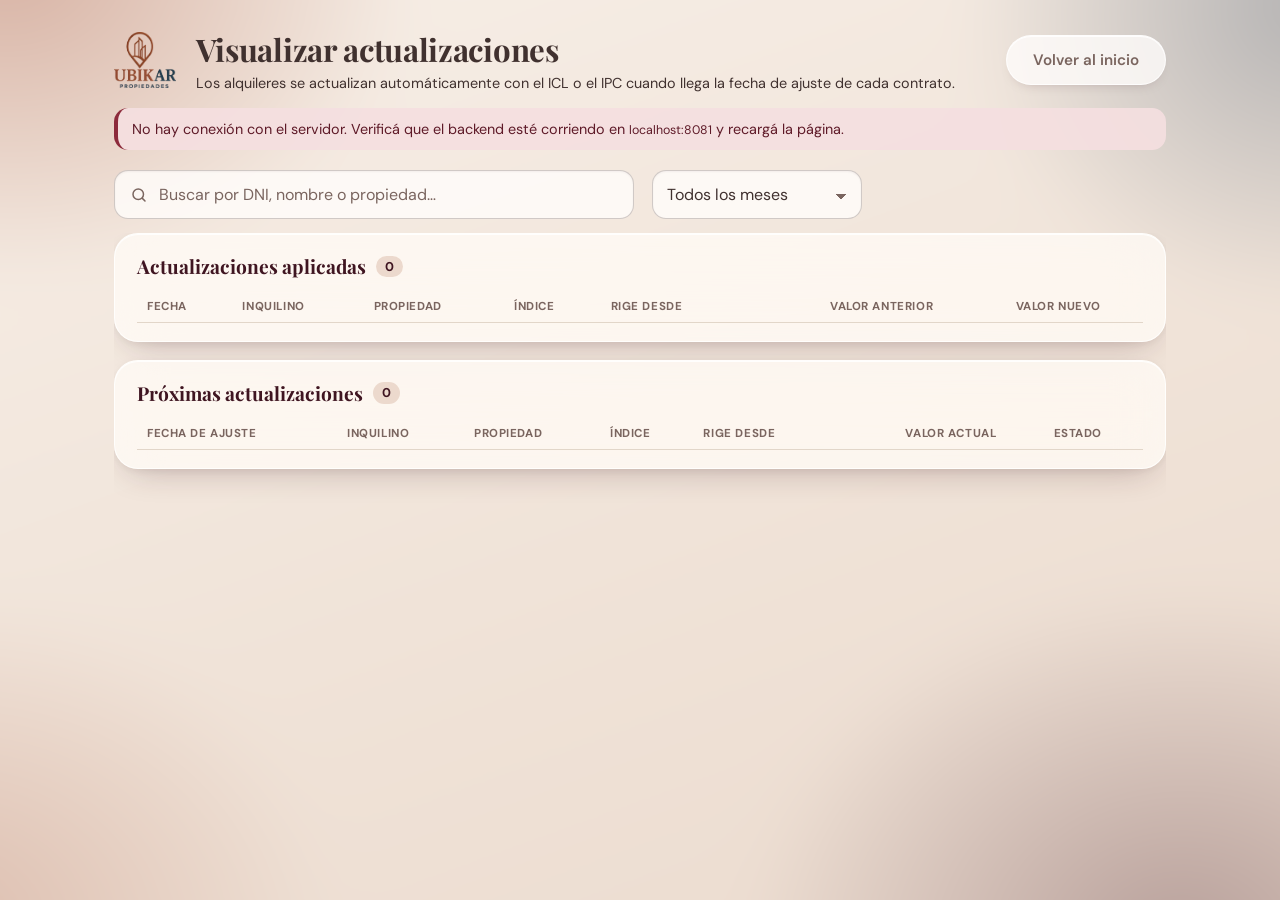
<file: frontend/pages/actualizacion.html>
<!DOCTYPE html>
<html lang="es">
<head>
<meta charset="UTF-8">
<meta name="viewport" content="width=device-width, initial-scale=1">
<title>UBIKAR - Visualizar actualizaciones</title>
<link rel="preconnect" href="https://fonts.googleapis.com">
<link rel="preconnect" href="https://fonts.gstatic.com" crossorigin>
<link href="https://fonts.googleapis.com/css2?family=Playfair+Display:ital,wght@0,600;0,700;1,600&family=DM+Sans:wght@400;500;600;700&display=swap" rel="stylesheet">
<link rel="stylesheet" href="../styles/portal.css">
<link rel="stylesheet" href="../styles/contrato.css?v=11">
<!-- tablas y buscador: se reutilizan los estilos de Registrar pago -->
<link rel="stylesheet" href="pago.css?v=11">
<link rel="stylesheet" href="actualizacion.css?v=7">
<link rel="stylesheet" href="../styles/vidrio.css">
</head>
<body>

<div class="wz">
  <header class="wz__header">
    <a href="../index.html" class="wz__logo" aria-label="Volver al inicio">
      <img src="../assets/logo-ubikar-recorte.png" alt="UBIKAR Propiedades" class="brand-logo">
    </a>
    <div>
      <h1 class="wz__title">Visualizar actualizaciones</h1>
      <p class="wz__sub">Los alquileres se actualizan automáticamente con el ICL o el IPC cuando llega la fecha de ajuste de cada contrato.</p>
    </div>
    <a href="../index.html" class="btn btn--ghost wz__volver">Volver al inicio</a>
  </header>

  <p class="wz-error" id="offline" role="alert" hidden>
    No hay conexión con el servidor. Verificá que el backend esté corriendo en <code>localhost:8081</code> y recargá la página.
  </p>

  <div class="pago__barra">
    <label class="pago__buscador">
      <svg width="18" height="18" viewBox="0 0 24 24" fill="none" stroke="currentColor" stroke-width="2" stroke-linecap="round" stroke-linejoin="round" aria-hidden="true"><circle cx="11" cy="11" r="7"/><path d="m20 20-3.5-3.5"/></svg>
      <span class="pago__sr">Buscar por DNI, nombre o propiedad</span>
      <input class="field__input" id="buscador" type="search" placeholder="Buscar por DNI, nombre o propiedad…" autocomplete="off" inputmode="search">
    </label>
    <label class="pago__mes">
      <span class="pago__sr">Filtrar por mes</span>
      <select class="field__input" id="mes"><option value="">Todos los meses</option></select>
    </label>
    <p class="pago__conteo" id="conteo" aria-live="polite"></p>
  </div>

  <main class="pago__cuerpo" id="cuerpo">
    <section class="pago__seccion" aria-labelledby="tituloAplic">
      <h2 class="pago__titulo" id="tituloAplic">Actualizaciones aplicadas <span class="pago__badge" id="cantAplic">0</span></h2>
      <div class="pago__scroll">
        <table class="pago__tabla">
          <thead>
            <tr>
              <th>Fecha</th><th>Inquilino</th><th>Propiedad</th><th>Índice</th><th>Rige desde</th>
              <th class="pago__num">Valor anterior</th><th class="pago__num">Valor nuevo</th><th><span class="pago__sr">Aviso</span></th>
            </tr>
          </thead>
          <tbody id="tbAplic"></tbody>
        </table>
      </div>
      <p class="pago__vacio" id="vacioAplic" hidden></p>
      <nav class="pago__paginas" id="paginasAplic" aria-label="Páginas de actualizaciones aplicadas" hidden>
        <p class="pago__rango" id="rangoAplic" aria-live="polite"></p>
        <div class="pago__paginas-botones">
          <button type="button" class="btn btn--ghost" id="anteriorAplic">Anterior</button>
          <span class="pago__pagina" id="paginaAplic"></span>
          <button type="button" class="btn btn--ghost" id="siguienteAplic">Siguiente</button>
        </div>
      </nav>
    </section>

    <section class="pago__seccion" aria-labelledby="tituloProx">
      <h2 class="pago__titulo" id="tituloProx">Próximas actualizaciones <span class="pago__badge" id="cantProx">0</span></h2>
      <div class="pago__scroll">
        <table class="pago__tabla">
          <thead>
            <tr>
              <th>Fecha de ajuste</th><th>Inquilino</th><th>Propiedad</th><th>Índice</th><th>Rige desde</th>
              <th class="pago__num">Valor actual</th><th class="pago__num">Estado</th><th><span class="pago__sr">Aviso</span></th>
            </tr>
          </thead>
          <tbody id="tbProx"></tbody>
        </table>
      </div>
      <p class="pago__vacio" id="vacioProx" hidden></p>
      <nav class="pago__paginas" id="paginasProx" aria-label="Páginas de próximas actualizaciones" hidden>
        <p class="pago__rango" id="rangoProx" aria-live="polite"></p>
        <div class="pago__paginas-botones">
          <button type="button" class="btn btn--ghost" id="anteriorProx">Anterior</button>
          <span class="pago__pagina" id="paginaProx"></span>
          <button type="button" class="btn btn--ghost" id="siguienteProx">Siguiente</button>
        </div>
      </nav>
    </section>
  </main>
</div>

<script src="../services/api.js"></script>

<script src="actualizacion.js?v=13"></script>
</body>
</html>
</file>
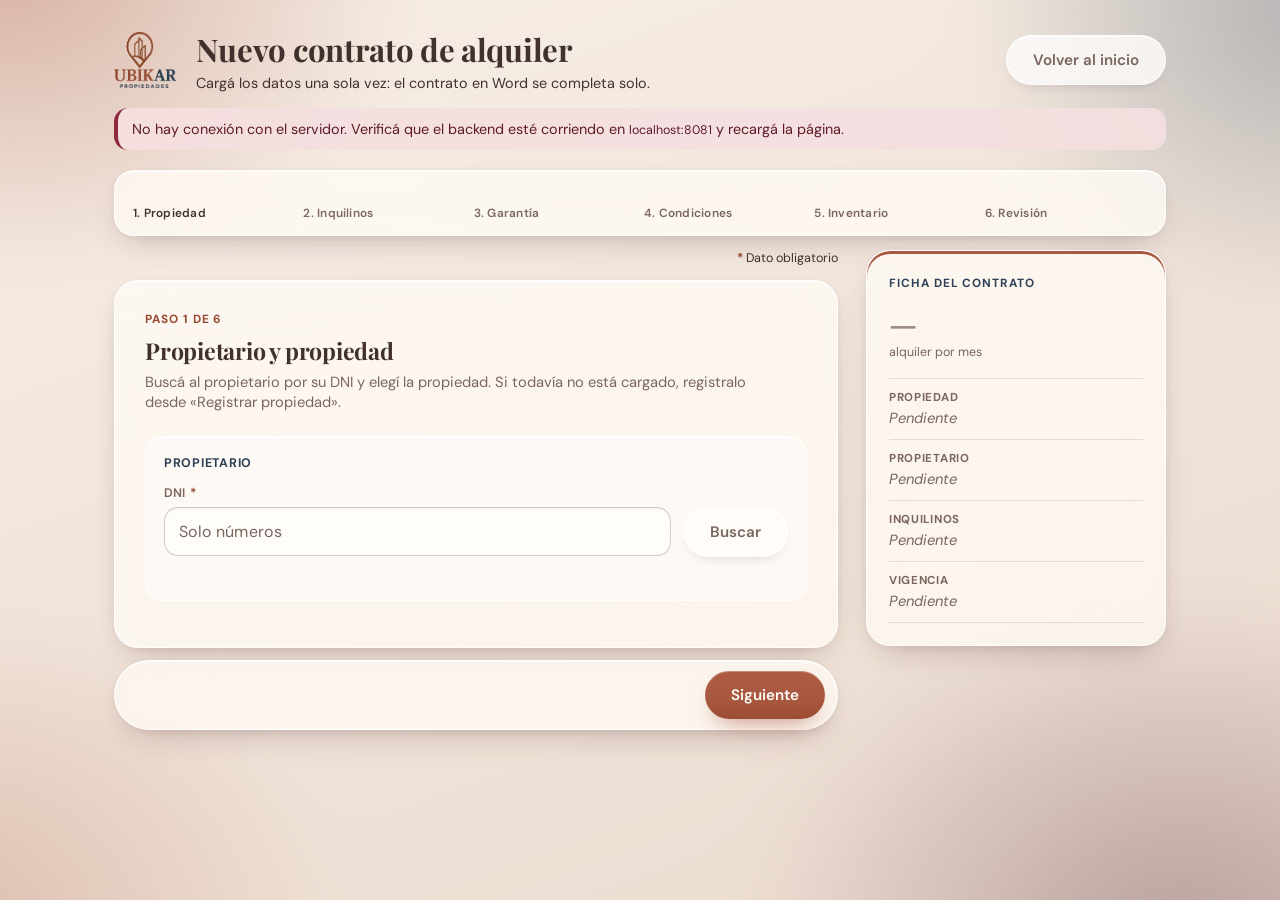
<file: frontend/pages/contrato.html>
<!DOCTYPE html>
<html lang="es">
<head>
<meta charset="UTF-8">
<meta name="viewport" content="width=device-width, initial-scale=1">
<title>UBIKAR - Nuevo contrato de alquiler</title>
<link rel="preconnect" href="https://fonts.googleapis.com">
<link rel="preconnect" href="https://fonts.gstatic.com" crossorigin>
<link href="https://fonts.googleapis.com/css2?family=Playfair+Display:ital,wght@0,600;0,700;1,600&family=DM+Sans:wght@400;500;600;700&display=swap" rel="stylesheet">
<link rel="stylesheet" href="../styles/portal.css">
<link rel="stylesheet" href="../styles/contrato.css?v=11">
<link rel="stylesheet" href="../styles/vidrio.css">
</head>
<body>

<div class="wz">
  <header class="wz__header">
    <a href="../index.html" class="wz__logo" aria-label="Volver al inicio">
      <img src="../assets/logo-ubikar-recorte.png" alt="UBIKAR Propiedades" class="brand-logo">
    </a>
    <div>
      <h1 class="wz__title">Nuevo contrato de alquiler</h1>
      <p class="wz__sub">Cargá los datos una sola vez: el contrato en Word se completa solo.</p>
    </div>
    <a href="../index.html" class="btn btn--ghost wz__volver">Volver al inicio</a>
  </header>

  <p class="wz-error" id="offline" role="alert" hidden>
    No hay conexión con el servidor. Verificá que el backend esté corriendo en <code>localhost:8081</code> y recargá la página.
  </p>

  <div class="borrador" id="borrador" hidden>
    <p class="borrador__texto" id="borradorTexto">Recuperamos lo que estabas cargando.</p>
    <button type="button" class="linklike" id="descartarBtn">Descartar y empezar de nuevo</button>
    <span id="confirmarBloque" hidden>
      <button type="button" class="linklike linklike--peligro" id="confirmarSi">Sí, descartar</button>
      <button type="button" class="linklike" id="confirmarNo">No, seguir</button>
    </span>
  </div>

  <ol class="steps" id="steps" aria-label="Progreso"></ol>

  <div class="wz__cols" id="cols">
  <form id="wizard" novalidate>

    <p class="req-nota"><span class="req" aria-hidden="true">*</span> Dato obligatorio</p>

    <section class="wz-step" data-step="1" hidden>
      <h2 class="wz-step__title" tabindex="-1">Propietario y propiedad</h2>
      <p class="wz-step__hint">Buscá al propietario por su DNI y elegí la propiedad. Si todavía no está cargado, registralo desde «Registrar propiedad».</p>
      <div id="propietarioSlot"></div>

      <div class="propiedad">
        <label class="field" id="propiedadSelectField" hidden>
          <span class="field__label">Propiedad <span class="req" aria-hidden="true">*</span></span>
          <select class="field__input" id="propiedadSelect" required></select>
        </label>
        <p class="hint" id="sinPropiedades" hidden>Este propietario todavía no tiene propiedades registradas. Cargala primero desde <a href="propiedad.html">Registrar propiedad</a>.</p>
      </div>
    </section>

    <section class="wz-step" data-step="2" hidden>
      <h2 class="wz-step__title" tabindex="-1">Inquilinos</h2>
      <p class="wz-step__hint">Un contrato puede tener más de un inquilino (por ejemplo, una pareja).</p>
      <div id="inquilinosSlot"></div>
      <button type="button" class="btn btn--ghost" id="addInquilinoBtn">Agregar otro inquilino</button>
    </section>

    <section class="wz-step" data-step="3" hidden>
      <h2 class="wz-step__title" tabindex="-1">Garantía</h2>
      <p class="wz-step__hint">Elegí cómo se garantiza el alquiler. Con fiador o recibo de sueldo hace falta cargar al garante.</p>
      <fieldset class="radios radios--lista" id="tipoGarantia">
        <legend class="field__label">Tipo de garantía <span class="req" aria-hidden="true">*</span></legend>
        <div class="radios__opciones"></div>
      </fieldset>
      <div id="garantesBloque" hidden>
        <div id="garantesSlot"></div>
        <button type="button" class="btn btn--ghost" id="addGaranteBtn">Agregar otro garante</button>
      </div>
    </section>

    <section class="wz-step" data-step="4" hidden>
      <h2 class="wz-step__title" tabindex="-1">Condiciones del contrato</h2>
      <p class="wz-step__hint">La fecha de fin, los montos en letras y las fechas de la firma los calcula el sistema.</p>
      <div class="grid2">
        <label class="field">
          <span class="field__label">Fecha de inicio <span class="req" aria-hidden="true">*</span></span>
          <input class="field__input" type="date" id="fechaInicio" required>
        </label>
        <label class="field">
          <span class="field__label">Duración (meses) <span class="req" aria-hidden="true">*</span></span>
          <input class="field__input field__input--mono" type="number" id="duracionMeses" min="1" value="12" required>
        </label>
        <label class="field">
          <span class="field__label">Alquiler mensual inicial ($) <span class="req" aria-hidden="true">*</span></span>
          <input class="field__input field__input--mono" type="number" id="valorInicial" min="0" step="0.01" inputmode="decimal" required>
        </label>
        <label class="field">
          <span class="field__label">Actualización cada (meses) <span class="req" aria-hidden="true">*</span></span>
          <input class="field__input field__input--mono" type="number" id="periodicidad" min="1" value="3" required>
        </label>
        <label class="field">
          <span class="field__label">Depósito en garantía ($) <span class="opc">(opcional)</span></span>
          <input class="field__input field__input--mono" type="number" id="deposito" min="0" step="0.01" inputmode="decimal" placeholder="Si lo dejás vacío o en 0: un mes de alquiler">
        </label>
      </div>
      <fieldset class="radios radios--seg" id="indice">
        <legend class="field__label">Índice de actualización <span class="req" aria-hidden="true">*</span></legend>
        <div class="radios__opciones"></div>
      </fieldset>
      <fieldset class="radios radios--seg" id="destino">
        <legend class="field__label">Destino de la propiedad <span class="req" aria-hidden="true">*</span></legend>
        <div class="radios__opciones"></div>
      </fieldset>
      <fieldset class="radios radios--lista" id="plantilla">
        <legend class="field__label">Modelo de contrato <span class="req" aria-hidden="true">*</span></legend>
        <div class="radios__opciones"></div>
      </fieldset>
      <p class="derivados" id="derivados" aria-live="polite" hidden></p>
    </section>

    <section class="wz-step" data-step="5" hidden>
      <h2 class="wz-step__title" tabindex="-1">Inventario de la propiedad</h2>
      <p class="wz-step__hint">Estado de cada elemento al entregar la propiedad. Se anexa al contrato y sirve para comparar al finalizar.</p>
      <p class="inv-auto" id="invAuto" role="status" hidden></p>
      <p class="inv-resumen" id="invResumen" aria-live="polite" hidden></p>
      <div class="presets" id="presets" aria-label="Agregar ambiente típico"></div>
      <div class="inv-otro">
        <input class="field__input" id="otroAmbienteInput" placeholder="Otro ambiente (Ej: Patio, Terraza)…" list="ambientes" autocomplete="off">
        <button type="button" class="btn btn--ghost" id="otroAmbienteBtn">Agregar ambiente</button>
      </div>
      <p class="inv-vacio" id="invVacio">Elegí un ambiente típico o agregá el tuyo para empezar a cargar el inventario.</p>
      <div id="invSlot"></div>
    </section>

    <section class="wz-step" data-step="6" hidden>
      <h2 class="wz-step__title" tabindex="-1">Revisión</h2>
      <p class="wz-step__hint">Controlá los datos. Al generar, se guarda todo junto y se crea el contrato en Word.</p>
      <div class="review" id="review"></div>
    </section>

    <div class="wz-error" id="stepError" role="alert" tabindex="-1" hidden></div>

    <div class="wz-actions" id="actions">
      <button type="button" class="btn btn--ghost" id="prevBtn" hidden>Anterior</button>
      <button type="button" class="btn btn--primary" id="nextBtn">Siguiente</button>
    </div>
  </form>

  <aside class="ficha" id="ficha" aria-label="Resumen del contrato en curso">
    <p class="ficha__eyebrow">Ficha del contrato</p>
    <p class="ficha__monto" id="fichaMonto">—</p>
    <p class="ficha__cap">alquiler por mes</p>
    <dl class="ficha__filas" id="fichaFilas"></dl>
  </aside>
  </div>

  <section class="exito" id="exito" hidden>
    <div class="exito__mark" aria-hidden="true">✓</div>
    <h2 class="wz-step__title" tabindex="-1" id="exitoTitulo">Contrato registrado</h2>
    <p class="wz-step__hint" id="exitoDetalle"></p>
    <div class="review exito__datos">
      <dl id="exitoDatos"></dl>
    </div>
    <div class="exito__actions">
      <a class="btn btn--primary" id="descargarLink" href="#" download>Descargar contrato (.docx)</a>
      <button type="button" class="btn btn--ghost" id="otroBtn">Registrar otro contrato</button>
    </div>
  </section>
</div>

<template id="tplPersona">
  <fieldset class="persona">
    <div class="persona__head">
      <legend class="persona__title"></legend>
      <button type="button" class="linklike persona__remove" hidden>Quitar</button>
    </div>
    <div class="persona__dni">
      <label class="field">
        <span class="field__label">DNI <span class="req" aria-hidden="true">*</span></span>
        <input class="field__input field__input--mono" data-f="dni" inputmode="numeric" autocomplete="off" placeholder="Solo números" required>
      </label>
      <button type="button" class="btn btn--ghost persona__buscar">Buscar</button>
    </div>
    <p class="persona__estado" role="status"></p>
    <div class="grid2">
      <label class="field">
        <span class="field__label">Nombre <span class="req" aria-hidden="true">*</span></span>
        <input class="field__input" data-f="nombre" autocomplete="off" required>
      </label>
      <label class="field">
        <span class="field__label">Apellido <span class="req" aria-hidden="true">*</span></span>
        <input class="field__input" data-f="apellido" autocomplete="off" required>
      </label>
    </div>
    <label class="field">
      <span class="field__label">Domicilio (figura en el contrato) <span class="req" aria-hidden="true">*</span></span>
      <input class="field__input" data-f="domicilio" autocomplete="off" required>
    </label>
    <div class="grid2">
      <label class="field">
        <span class="field__label">Teléfono <span class="opc">(opcional)</span></span>
        <input class="field__input" data-f="telefono" inputmode="tel" autocomplete="off">
      </label>
      <label class="field">
        <span class="field__label">Correo electrónico <span class="opc">(opcional)</span></span>
        <input class="field__input" data-f="email" type="email" autocomplete="off">
      </label>
    </div>
    <label class="field persona__detalle" hidden>
      <span class="field__label">Detalle de la garantía (empleador, CUIT, cargo, legajo, matrícula…) <span class="opc">(opcional)</span></span>
      <input class="field__input" data-f="detalle" autocomplete="off">
    </label>
  </fieldset>
</template>

<script src="../components/ux.js"></script>
<script src="../services/api.js"></script>
<script src="contrato.js?v=7"></script>
</body>
</html>
</file>
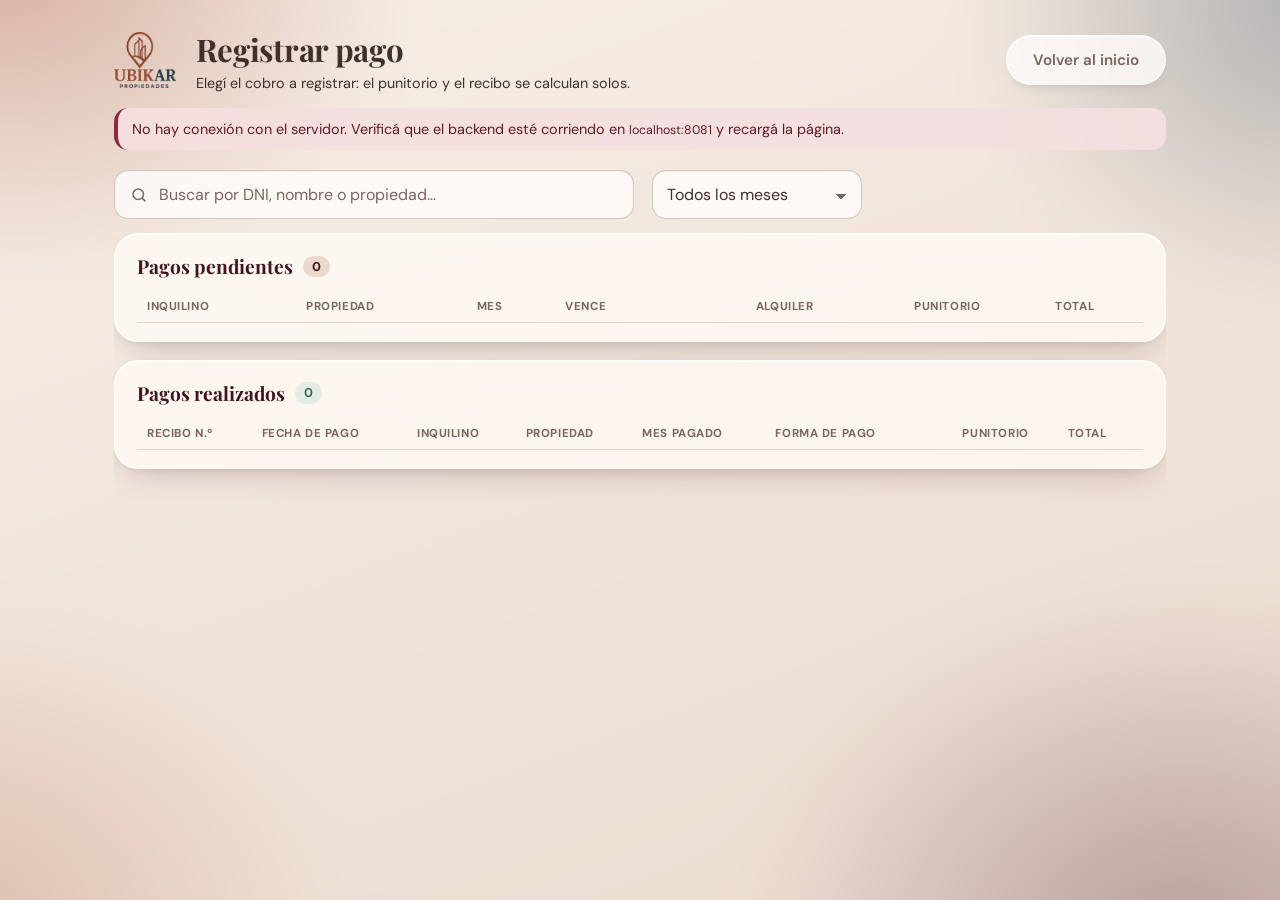
<file: frontend/pages/pago.html>
<!DOCTYPE html>
<html lang="es">
<head>
<meta charset="UTF-8">
<meta name="viewport" content="width=device-width, initial-scale=1">
<title>UBIKAR - Registrar pago</title>
<link rel="preconnect" href="https://fonts.googleapis.com">
<link rel="preconnect" href="https://fonts.gstatic.com" crossorigin>
<link href="https://fonts.googleapis.com/css2?family=Playfair+Display:ital,wght@0,600;0,700;1,600&family=DM+Sans:wght@400;500;600;700&display=swap" rel="stylesheet">
<link rel="stylesheet" href="../styles/portal.css">
<link rel="stylesheet" href="../styles/contrato.css?v=11">
<link rel="stylesheet" href="pago.css?v=12">
<link rel="stylesheet" href="../styles/vidrio.css">
</head>
<body>

<div class="wz">
  <header class="wz__header">
    <a href="../index.html" class="wz__logo" aria-label="Volver al inicio">
      <img src="../assets/logo-ubikar-recorte.png" alt="UBIKAR Propiedades" class="brand-logo">
    </a>
    <div>
      <h1 class="wz__title">Registrar pago</h1>
      <p class="wz__sub">Elegí el cobro a registrar: el punitorio y el recibo se calculan solos.</p>
    </div>
    <a href="../index.html" class="btn btn--ghost wz__volver">Volver al inicio</a>
  </header>

  <p class="wz-error" id="offline" role="alert" hidden>
    No hay conexión con el servidor. Verificá que el backend esté corriendo en <code>localhost:8081</code> y recargá la página.
  </p>

  <div class="pago__barra">
    <label class="pago__buscador">
      <svg width="18" height="18" viewBox="0 0 24 24" fill="none" stroke="currentColor" stroke-width="2" stroke-linecap="round" stroke-linejoin="round" aria-hidden="true"><circle cx="11" cy="11" r="7"/><path d="m20 20-3.5-3.5"/></svg>
      <span class="pago__sr">Buscar por DNI, nombre o propiedad</span>
      <input class="field__input" id="buscador" type="search" maxlength="100" placeholder="Buscar por DNI, nombre o propiedad…" autocomplete="off" inputmode="search">
    </label>
    <label class="pago__mes">
      <span class="pago__sr">Filtrar por mes</span>
      <select class="field__input" id="mes"><option value="">Todos los meses</option></select>
    </label>
    <p class="pago__conteo" id="conteo" aria-live="polite"></p>
  </div>

  <main class="pago__cuerpo" id="cuerpo">
    <section class="pago__seccion" aria-labelledby="tituloPend">
      <h2 class="pago__titulo" id="tituloPend">Pagos pendientes <span class="pago__badge" id="cantPend">0</span></h2>
      <div class="pago__scroll">
        <table class="pago__tabla">
          <thead>
            <tr>
              <th>Inquilino</th><th>Propiedad</th><th>Mes</th><th>Vence</th>
              <th class="pago__num">Alquiler</th><th class="pago__num">Punitorio</th><th class="pago__num">Total</th><th><span class="pago__sr">Acción</span></th>
            </tr>
          </thead>
          <tbody id="tbPend"></tbody>
        </table>
      </div>
      <p class="pago__vacio" id="vacioPend" hidden></p>
<nav class="pago__paginas" id="paginasPend" aria-label="Páginas de pagos pendientes" hidden>
<p class="pago__rango" id="rangoPend" aria-live="polite"></p>
<div class="pago__paginas-botones">
<button type="button" class="btn btn--ghost" id="anteriorPend">Anterior</button>
<span class="pago__pagina" id="paginaPend"></span>
<button type="button" class="btn btn--ghost" id="siguientePend">Siguiente</button>
</div>
</nav>
    </section>

    <section class="pago__seccion" aria-labelledby="tituloReal">
      <h2 class="pago__titulo" id="tituloReal">Pagos realizados <span class="pago__badge pago__badge--ok" id="cantReal">0</span></h2>
      <div class="pago__scroll">
        <table class="pago__tabla">
          <thead>
            <tr>
              <th>Recibo N.º</th><th>Fecha de pago</th><th>Inquilino</th><th>Propiedad</th><th>Mes pagado</th><th>Forma de pago</th>
              <th class="pago__num">Punitorio</th><th class="pago__num">Total</th><th><span class="pago__sr">Recibo</span></th>
            </tr>
          </thead>
          <tbody id="tbReal"></tbody>
        </table>
      </div>
      <p class="pago__vacio" id="vacioReal" hidden></p>
<nav class="pago__paginas" id="paginas" aria-label="Páginas de pagos realizados" hidden>
<p class="pago__rango" id="rango" aria-live="polite"></p>
<div class="pago__paginas-botones">
<button type="button" class="btn btn--ghost" id="anteriorBtn">Anterior</button>
<span class="pago__pagina" id="paginaActual"></span>
<button type="button" class="btn btn--ghost" id="siguienteBtn">Siguiente</button>
</div>
</nav>
    </section>
  </main>
</div>

<dialog class="cobro" id="cobroDialog" aria-labelledby="cobroTitulo">
  <form id="cobroForm" novalidate>
    <h2 class="cobro__titulo" id="cobroTitulo" tabindex="-1">Cobrar alquiler</h2>
    <p class="cobro__resumen" id="cobroResumen"></p>

    <div class="cobro__campos">
      <label class="field">
        <span class="field__label">Fecha de pago <span class="req" aria-hidden="true">*</span></span>
        <input class="field__input" type="date" id="fechaPago" required>
      </label>
      <fieldset class="radios radios--lista" id="medioPago">
        <legend class="field__label">Forma de pago <span class="req" aria-hidden="true">*</span></legend>
        <div class="radios__opciones"></div>
      </fieldset>
    </div>

    <dl class="pago__calculo" id="calculo" aria-live="polite">
      <div class="pago__fila"><dt>Alquiler</dt><dd id="calcAlquiler"></dd></div>
      <div class="pago__fila" id="filaPunitorio"><dt id="calcPunitorioEtiqueta">Punitorio</dt><dd id="calcPunitorio"></dd></div>
      <div class="pago__fila pago__fila--total"><dt>Total a cobrar</dt><dd id="calcTotal"></dd></div>
    </dl>

    <p class="cobro__error" id="cobroError" role="alert" hidden></p>

    <div class="cobro__acciones">
      <button type="button" class="btn btn--ghost" id="cancelarBtn">Cancelar</button>
      <button type="submit" class="btn btn--primary" id="registrarBtn">Registrar pago</button>
    </div>
  </form>

  <div class="cobro__exito" id="cobroExito" hidden>
    <div class="exito__mark" aria-hidden="true">✓</div>
    <h2 class="cobro__titulo" id="exitoTitulo" tabindex="-1">Pago registrado</h2>
    <p class="cobro__resumen" id="exitoDetalle"></p>
    <div class="review exito__datos">
      <dl id="exitoDatos"></dl>
    </div>
    <div class="cobro__acciones cobro__acciones--centro">
      <a class="btn btn--primary" id="reciboLink" href="#" target="_blank" rel="noopener">Ver recibo (PDF)</a>
      <a class="btn btn--ghost" id="whatsappLink" href="#" target="_blank" rel="noopener" hidden>Avisar por WhatsApp</a>
      <button type="button" class="btn btn--ghost" id="cerrarBtn">Cerrar</button>
    </div>
  </div>
</dialog>

<script src="../services/api.js"></script>

<script src="pago.js?v=10"></script>
</body>
</html>
</file>
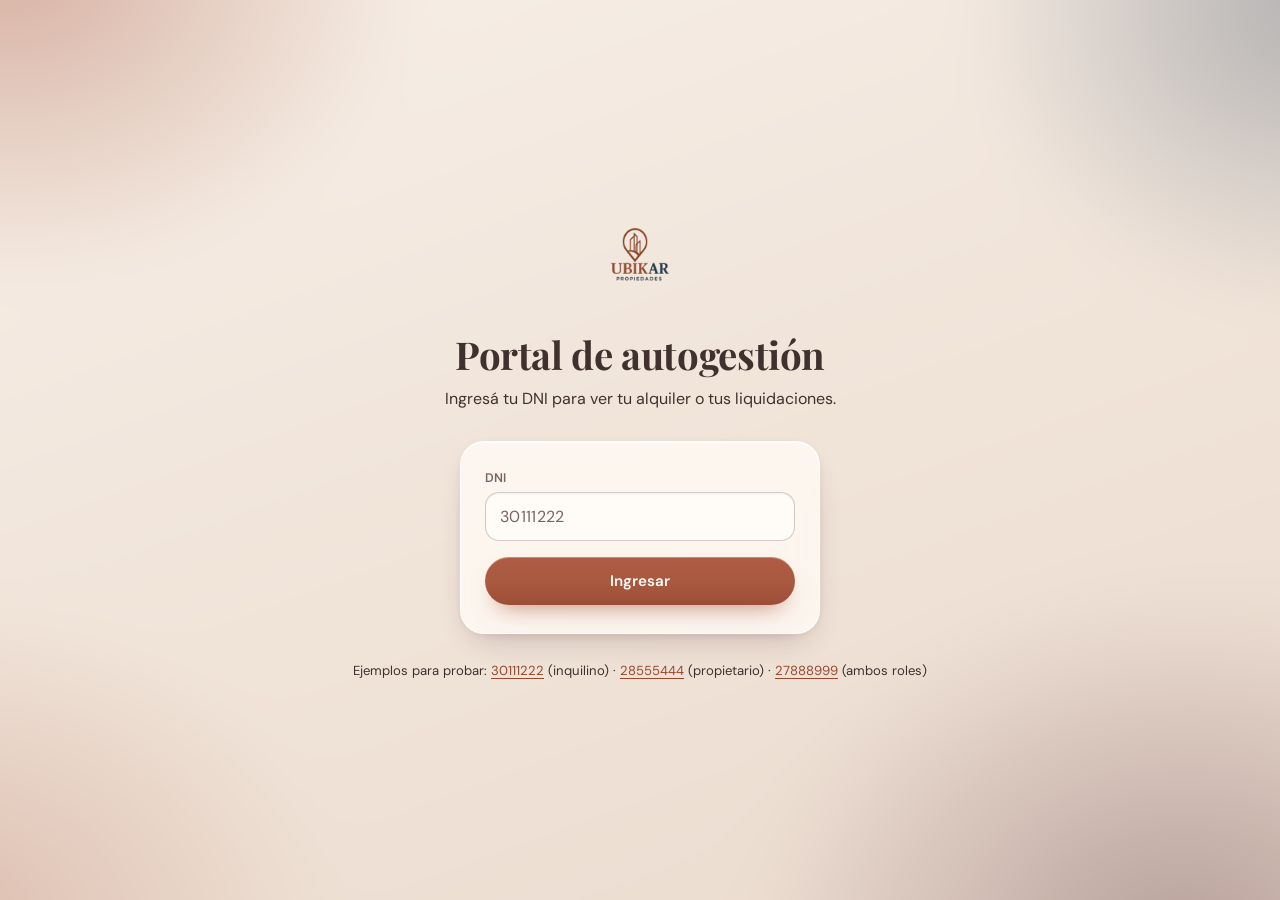
<file: frontend/pages/portal.html>
<!--
THESIS: el portal es una ficha de cuenta, no un dashboard generico de tarjetas. Un solo
panel dominante responde "cuanto debo/cobro y para cuando" antes que nada; todo lo demas
es un registro cronologico debajo, como una libreta de recibos.
OWN-WORLD: paleta de marca real de UBIKAR (logo + board Pantone del cliente) — fondo
crema #F2EBE3, tinta coffee bean #40312F, acento terracota #A8583F (isotipo), wine
#3F1521 y navy #2E4157 (del wordmark "UBIKAR"). Playfair Display para el wordmark y
titulares, DM Sans para interfaz y datos.
STORY: inquilino o propietario ingresan su DNI (una unica puerta de entrada, como pide
el caso de uso base "Acceder al Portal"); el sistema detecta el rol y muestra el panel
que corresponde: deuda + recibos + subir comprobante para el inquilino, liquidacion +
historial + descarga para el propietario.
FIRST VIEWPORT: formulario de acceso centrado, mínimo, sin card generico alrededor.
FORM: direccion propia (no surgida del roll de conceptos de Impeccable — ver nota al
usuario), sobria a proposito porque el modo es Operate: la tarea manda, no la puesta
en escena.
FINISH: unreviewed and undocumented is unfinished; este build corta antes del ciclo
completo de finish-review/documenter de Impeccable (ver aviso al usuario), asi que
no se marca DESIGN.md como cerrado.
-->
<!DOCTYPE html>
<html lang="es">
<head>
<meta charset="UTF-8">
<meta name="viewport" content="width=device-width, initial-scale=1">
<title>UBIKAR - Portal de Autogestión</title>
<link rel="preconnect" href="https://fonts.googleapis.com">
<link rel="preconnect" href="https://fonts.gstatic.com" crossorigin>
<link href="https://fonts.googleapis.com/css2?family=Playfair+Display:ital,wght@0,600;0,700;1,600&family=DM+Sans:wght@400;500;600;700&display=swap" rel="stylesheet">
<link rel="stylesheet" href="../styles/portal.css">
<link rel="stylesheet" href="../styles/vidrio.css">
</head>
<body>

  <main class="access" id="accessView">
    <div class="access__mark wordmark"><img src="../assets/logo-ubikar.png" alt="UBIKAR Propiedades" class="brand-logo"></div>
    <h1 class="access__title">Portal de autogestión</h1>
    <p class="access__hint">Ingresá tu DNI para ver tu alquiler o tus liquidaciones.</p>

    <form class="access__form" id="accessForm" novalidate>
      <label class="field">
        <span class="field__label">DNI</span>
        <input class="field__input field__input--mono" type="text" id="dniInput" inputmode="numeric" autocomplete="off" placeholder="30111222" required>
      </label>
      <button class="btn btn--primary" type="submit">
        <span>Ingresar</span>
      </button>
      <p class="access__error" id="accessError" role="alert" hidden></p>
    </form>

    <p class="access__demo">Ejemplos para probar:
      <button type="button" class="linklike" data-demo-dni="30111222">30111222</button> (inquilino) ·
      <button type="button" class="linklike" data-demo-dni="28555444">28555444</button> (propietario) ·
      <button type="button" class="linklike" data-demo-dni="27888999">27888999</button> (ambos roles)
    </p>
  </main>

  <main class="access" id="roleChoiceView" hidden>
    <div class="access__mark wordmark"><img src="../assets/logo-ubikar.png" alt="UBIKAR Propiedades" class="brand-logo"></div>
    <h1 class="access__title">¿Cómo querés ingresar?</h1>
    <p class="access__hint">Ese DNI está registrado como inquilino y como propietario. Elegí con qué rol querés ver el portal esta vez.</p>

    <div class="role-choice">
      <button type="button" class="role-choice__option" id="chooseInquilinoBtn">
        <span class="role-choice__label">Como inquilino</span>
        <span class="role-choice__hint">Ver mi deuda y mis recibos</span>
      </button>
      <button type="button" class="role-choice__option" id="choosePropietarioBtn">
        <span class="role-choice__label">Como propietario</span>
        <span class="role-choice__hint">Ver mis liquidaciones</span>
      </button>
    </div>

    <button type="button" class="linklike" id="backToAccessBtn">Volver</button>
  </main>

  <div class="portal" id="portalView" hidden>
    <header class="portal__header">
      <div>
        <div class="portal__mark wordmark"><img src="../assets/logo-ubikar.png" alt="UBIKAR Propiedades" class="brand-logo"></div>
        <h1 class="portal__name" id="tenantName">—</h1>
        <p class="portal__role" id="roleLabel">—</p>
      </div>
      <button class="btn btn--ghost" id="logoutBtn" type="button">Salir</button>
    </header>

    <section class="status" aria-labelledby="statusHeading">
      <h2 class="status__heading" id="statusHeading">—</h2>
      <div class="status__row">
        <div class="status__amount-block">
          <span class="status__amount" id="statusAmount">—</span>
          <span class="status__period" id="statusPeriod">—</span>
        </div>
        <span class="badge" id="statusBadge">—</span>
      </div>
      <p class="status__due" id="statusDue">—</p>
      <div class="status__actions">
        <button class="btn btn--primary" id="uploadTriggerBtn" type="button">Subir comprobante</button>
        <button class="btn btn--primary" id="downloadTriggerBtn" type="button" hidden>Descargar liquidación</button>
        <button class="btn btn--ghost" id="reminderBtn" type="button">Pedir recordatorio por WhatsApp</button>
      </div>
    </section>

    <section class="history" aria-labelledby="historyHeading">
      <h2 class="history__heading" id="historyHeading">—</h2>
      <ul class="ledger" id="ledgerList"></ul>
    </section>

    <p class="demo-note" id="demoNote">—</p>
  </div>

  <div class="modal-layer" id="uploadModal" hidden>
    <div class="modal" role="dialog" aria-modal="true" aria-labelledby="uploadTitle">
      <h2 class="modal__title" id="uploadTitle">Subir comprobante</h2>
      <p class="modal__hint">Adjuntá una foto o PDF del comprobante de pago de este mes.</p>
      <label class="dropzone" id="dropzone" for="fileInput">
        <span id="dropzoneLabel">Arrastrá el archivo aquí o hacé clic para elegirlo</span>
        <input type="file" id="fileInput" accept="image/*,.pdf" hidden>
      </label>
      <div class="modal__actions">
        <button class="btn btn--ghost" id="cancelUploadBtn" type="button">Cancelar</button>
        <button class="btn btn--primary" id="confirmUploadBtn" type="button" disabled>Enviar</button>
      </div>
    </div>
  </div>

  <div class="toast" id="toast" role="status" aria-live="polite" hidden></div>

  <script src="portal.js"></script>
</body>
</html>
</file>
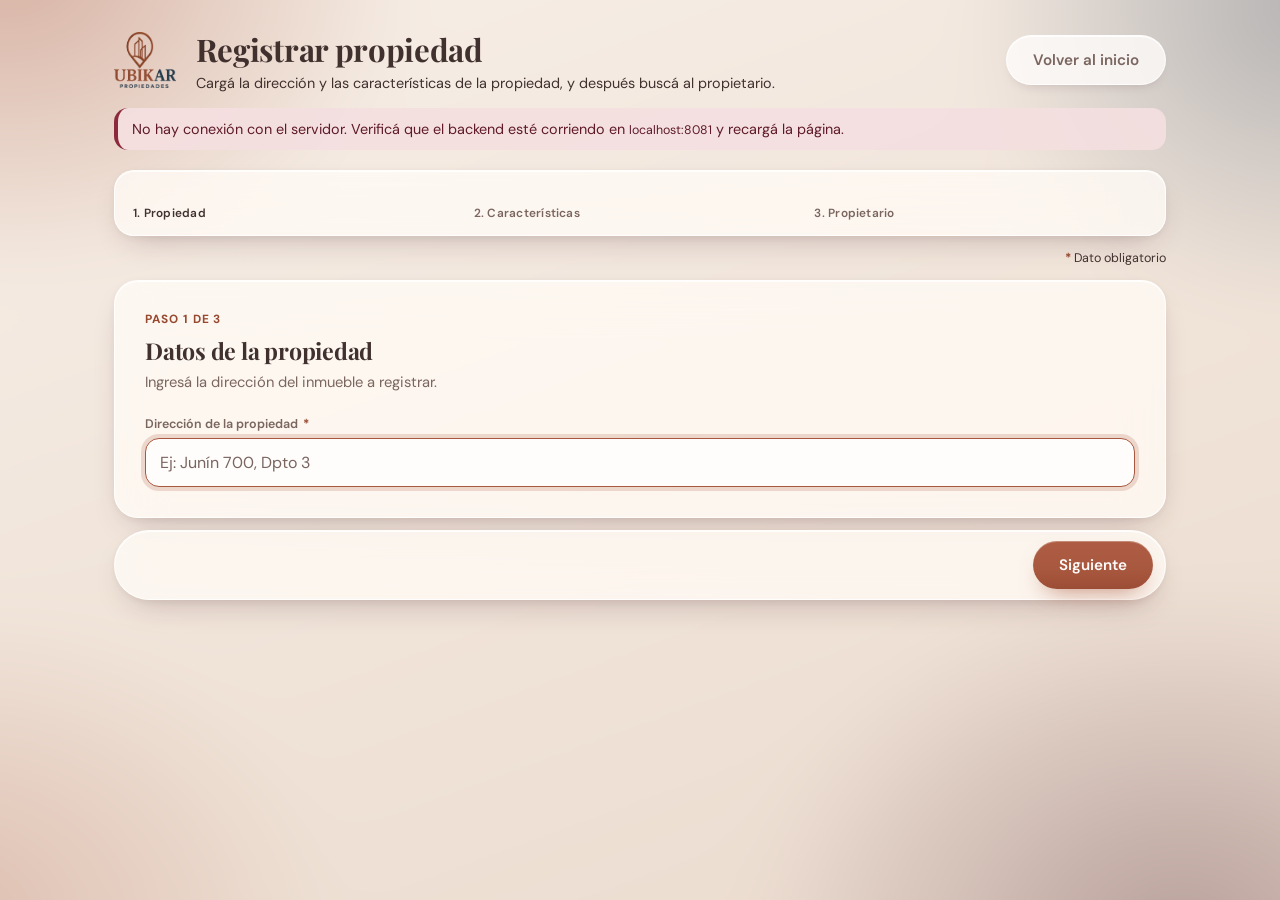
<file: frontend/pages/propiedad.html>
<!DOCTYPE html>
<html lang="es">
<head>
<meta charset="UTF-8">
<meta name="viewport" content="width=device-width, initial-scale=1">
<title>UBIKAR - Registrar propiedad</title>
<link rel="preconnect" href="https://fonts.googleapis.com">
<link rel="preconnect" href="https://fonts.gstatic.com" crossorigin>
<link href="https://fonts.googleapis.com/css2?family=Playfair+Display:ital,wght@0,600;0,700;1,600&family=DM+Sans:wght@400;500;600;700&display=swap" rel="stylesheet">
<link rel="stylesheet" href="../styles/portal.css">
<link rel="stylesheet" href="../styles/contrato.css?v=11">
<link rel="stylesheet" href="propiedad.css?v=2">
<link rel="stylesheet" href="../styles/vidrio.css">
</head>
<body>

<div class="wz">
  <header class="wz__header">
    <a href="../index.html" class="wz__logo" aria-label="Volver al inicio">
      <img src="../assets/logo-ubikar-recorte.png" alt="UBIKAR Propiedades" class="brand-logo">
    </a>
    <div>
      <h1 class="wz__title">Registrar propiedad</h1>
      <p class="wz__sub">Cargá la dirección y las características de la propiedad, y después buscá al propietario.</p>
    </div>
    <a href="../index.html" class="btn btn--ghost wz__volver">Volver al inicio</a>
  </header>

  <p class="wz-error" id="offline" role="alert" hidden>
    No hay conexión con el servidor. Verificá que el backend esté corriendo en <code>localhost:8081</code> y recargá la página.
  </p>

  <ol class="steps" id="steps" aria-label="Progreso"></ol>

  <form id="wizard" novalidate>

    <p class="req-nota"><span class="req" aria-hidden="true">*</span> Dato obligatorio</p>

    <section class="wz-step" data-step="1" hidden>
      <h2 class="wz-step__title" tabindex="-1">Datos de la propiedad</h2>
      <p class="wz-step__hint">Ingresá la dirección del inmueble a registrar.</p>

      <label class="field">
        <span class="field__label">Dirección de la propiedad <span class="req" aria-hidden="true">*</span></span>
        <input class="field__input" id="direccionInput" maxlength="200" placeholder="Ej: Junín 700, Dpto 3" autocomplete="off" required>
      </label>
    </section>

    <section class="wz-step" data-step="2" hidden>
      <h2 class="wz-step__title" tabindex="-1">Características de la propiedad</h2>
      <p class="wz-step__hint">Indicá qué zonas tiene el inmueble y cuántas de cada una (por ejemplo, 3 baños). Elegí las opciones de abajo o agregá otra.</p>

      <div class="resumen">
        <span>Propiedad: <span class="resumen__nombre" id="resumenDireccionCar"></span></span>
        <button type="button" class="linklike" id="cambiarCarBtn">Cambiar</button>
      </div>

      <p class="inv-resumen" id="carResumen" aria-live="polite" hidden></p>
      <div class="presets" id="carPresets" aria-label="Agregar zona típica"></div>
      <div class="inv-otro">
        <input class="field__input" id="otraCarInput" placeholder="Otra característica (Ej: Patio, Terraza)…" list="zonas" autocomplete="off" maxlength="80">
        <button type="button" class="btn btn--ghost" id="otraCarBtn">Agregar</button>
      </div>
      <p class="inv-vacio" id="carVacio">Elegí una zona típica o agregá la tuya para empezar a describir la propiedad.</p>
      <ul class="car-lista" id="carLista"></ul>
    </section>

    <section class="wz-step" data-step="3" hidden>
      <h2 class="wz-step__title" tabindex="-1">Propietario</h2>
      <p class="wz-step__hint">Buscá al propietario por DNI. Si ya está cargado, se completan sus datos; si no, se da de alta junto con la propiedad.</p>

      <div class="resumen">
        <span>Propiedad: <span class="resumen__nombre" id="resumenDireccion"></span></span>
        <button type="button" class="linklike" id="cambiarBtn">Cambiar</button>
      </div>

      <div id="propietarioSlot"></div>
      <p class="hint" id="avisoNuevo" hidden>Este propietario es nuevo: se da de alta junto con la propiedad.</p>

      <div class="existentes" id="existentes" hidden>
        <h3 class="existentes__titulo">Propiedades ya registradas de este propietario</h3>
        <ul class="existentes__lista" id="existentesLista"></ul>
      </div>
    </section>

    <div class="wz-error" id="stepError" role="alert" tabindex="-1" hidden></div>

    <div class="wz-actions" id="actions">
      <button type="button" class="btn btn--ghost" id="prevBtn" hidden>Anterior</button>
      <button type="button" class="btn btn--primary" id="nextBtn">Siguiente</button>
    </div>
  </form>

  <section class="exito" id="exito" hidden>
    <div class="exito__mark" aria-hidden="true">✓</div>
    <h2 class="wz-step__title" tabindex="-1" id="exitoTitulo">Propiedad registrada</h2>
    <p class="wz-step__hint" id="exitoDetalle"></p>
    <div class="review exito__datos">
      <dl id="exitoDatos"></dl>
    </div>
    <div class="exito__actions">
      <button type="button" class="btn btn--primary" id="otraBtn">Registrar otra propiedad</button>
      <a class="btn btn--ghost" href="contrato.html">Registrar un contrato</a>
    </div>
  </section>
</div>

<template id="tplPersona">
  <fieldset class="persona">
    <div class="persona__head">
      <legend class="persona__title">Propietario</legend>
    </div>
    <div class="persona__dni">
      <label class="field">
        <span class="field__label">DNI <span class="req" aria-hidden="true">*</span></span>
        <input class="field__input field__input--mono" data-f="dni" inputmode="numeric" autocomplete="off" placeholder="Solo números" required>
      </label>
      <button type="button" class="btn btn--ghost persona__buscar">Buscar</button>
    </div>
    <p class="persona__estado" role="status"></p>
    <div class="grid2">
      <label class="field">
        <span class="field__label">Nombre <span class="req" aria-hidden="true">*</span></span>
        <input class="field__input" data-f="nombre" autocomplete="off" required>
      </label>
      <label class="field">
        <span class="field__label">Apellido <span class="req" aria-hidden="true">*</span></span>
        <input class="field__input" data-f="apellido" autocomplete="off" required>
      </label>
    </div>
    <label class="field">
      <span class="field__label">Domicilio <span class="req" aria-hidden="true">*</span></span>
      <input class="field__input" data-f="domicilio" autocomplete="off" required>
    </label>
    <div class="grid2">
      <label class="field">
        <span class="field__label">Teléfono <span class="opc">(opcional)</span></span>
        <input class="field__input" data-f="telefono" inputmode="tel" autocomplete="off">
      </label>
      <label class="field">
        <span class="field__label">Correo electrónico <span class="opc">(opcional)</span></span>
        <input class="field__input" data-f="email" type="email" autocomplete="off">
      </label>
    </div>
  </fieldset>
</template>

<script src="../components/ux.js"></script>
<script src="../services/api.js"></script>
<script src="propiedad.js?v=5"></script>
</body>
</html>
</file>
<file: frontend/styles/portal.css>
﻿:root {
  /* Paleta de marca UBIKAR: fondo crema, tinta coffee bean, acento terracota
     del isotipo, wine para enfasis profundo, navy del wordmark "UBIKAR". */
  --paper: #f2ebe3;
  --paper-raised: #fffdfb;
  --ink: #40312f;
  --ink-soft: #7a655f;
  --line: #e2d6c9;
  --accent: #a8583f;
  --accent-ink: #fffdfb;
  --accent-soft: #ecd9cd;
  --wine: #3f1521;
  --navy: #2e4157;
  --ok: #3f6b4f;
  --ok-soft: #e3ede6;
  --warn: #a8583f;
  --warn-soft: #f1ddd2;
  /* errores: color propio, distinto del terracota de accion */
  --danger: #8c2a3b;
  --danger-soft: #f5dfe0;
  --danger-ink: #5e1a28;

  --ease-out: cubic-bezier(0.23, 1, 0.32, 1);
  --ease-in-out: cubic-bezier(0.77, 0, 0.175, 1);

  --font-display: "Playfair Display", "Iowan Old Style", serif;
  --font-ui: "DM Sans", system-ui, sans-serif;
  --font-data: "DM Sans", system-ui, sans-serif;
}

* {
  box-sizing: border-box;
}

html {
  color-scheme: light;
}

body {
  margin: 0;
  background: var(--paper);
  color: var(--ink);
  font-family: var(--font-ui);
  -webkit-font-smoothing: antialiased;
}

::selection {
  background: var(--accent);
  color: var(--accent-ink);
}

:focus-visible {
  outline: 2px solid var(--accent);
  outline-offset: 3px;
  border-radius: 2px;
}

button,
input,
select,
textarea {
  font-family: inherit;
}

/* ---------- Access screen ---------- */

.access[hidden] {
  display: none;
}

.access {
  min-height: 100dvh;
  display: flex;
  flex-direction: column;
  align-items: center;
  justify-content: center;
  padding: 24px;
  text-align: center;
  opacity: 0;
  transform: translateY(6px);
  animation: portalIn 320ms var(--ease-out) forwards;
}

.brand-logo {
  display: block;
  height: auto;
}

.access__mark {
  margin-bottom: 24px;
}

.access__mark .brand-logo {
  width: 96px;
}

.access__title {
  font-family: var(--font-display);
  font-size: clamp(1.8rem, 4vw, 2.4rem);
  font-weight: 700;
  margin: 0 0 8px;
  letter-spacing: -0.01em;
}

.access__hint {
  color: var(--ink-soft);
  margin: 0 0 32px;
  max-width: 42ch;
}

.access__form {
  width: 100%;
  max-width: 320px;
  display: flex;
  flex-direction: column;
  gap: 16px;
}

.field {
  display: flex;
  flex-direction: column;
  gap: 6px;
  text-align: left;
}

.field__label {
  font-size: 0.78rem;
  font-weight: 600;
  color: var(--ink-soft);
}

.field__input {
  border: 1.5px solid var(--line);
  background: var(--paper-raised);
  border-radius: 10px;
  padding: 13px 14px;
  font-size: 1rem;
  color: var(--ink);
  font-variant-numeric: tabular-nums;
  transition: border-color 160ms var(--ease-out), box-shadow 160ms var(--ease-out);
}

.field__input::placeholder {
  color: var(--ink-soft);
  opacity: 1;
}

.field__input--mono {
  font-family: var(--font-data);
  letter-spacing: 0.02em;
}

.field__input:focus {
  border-color: var(--accent);
  box-shadow: 0 0 0 3px var(--accent-soft);
  outline: none;
}

.access__error {
  margin: 0;
  font-size: 0.85rem;
  color: var(--danger);
  text-align: left;
}

.access__demo {
  margin-top: 28px;
  font-size: 0.82rem;
  color: var(--ink-soft);
}

/* ---------- Role choice (mismo DNI en ambos roles) ---------- */

.role-choice {
  width: 100%;
  max-width: 360px;
  display: flex;
  flex-direction: column;
  gap: 12px;
  margin-bottom: 20px;
}

.role-choice__option {
  display: flex;
  flex-direction: column;
  align-items: flex-start;
  gap: 3px;
  text-align: left;
  text-decoration: none;
  color: inherit;
  padding: 16px 18px;
  border: 1.5px solid var(--line);
  border-radius: 12px;
  background: var(--paper-raised);
  cursor: pointer;
  transition: border-color 160ms var(--ease-out), transform 160ms var(--ease-out), background-color 160ms var(--ease-out);
}

.role-choice__option:active {
  transform: scale(0.98);
}

.role-choice__option:hover {
  border-color: var(--accent);
  background: var(--accent-soft);
}

.role-choice__label {
  font-family: var(--font-display);
  font-weight: 700;
  font-size: 1.05rem;
  color: var(--ink);
}

.role-choice__hint {
  font-size: 0.85rem;
  color: var(--ink-soft);
}

.linklike {
  background: none;
  border: none;
  padding: 10px 6px;
  margin: -10px -6px;
  color: var(--accent);
  font-family: var(--font-data);
  font-size: inherit;
  cursor: pointer;
  text-decoration: underline;
  text-underline-offset: 3px;
}

/* ---------- Buttons ---------- */

.btn {
  border: none;
  border-radius: 10px;
  padding: 13px 20px;
  font-size: 0.95rem;
  font-weight: 600;
  cursor: pointer;
  transition: transform 160ms var(--ease-out), background-color 160ms var(--ease-out), opacity 160ms var(--ease-out);
}

.btn:active {
  transform: scale(0.97);
}

.btn:disabled {
  opacity: 0.45;
  cursor: not-allowed;
  transform: none;
}

.btn--primary {
  background: var(--accent);
  color: var(--accent-ink);
}

.btn--primary:hover:not(:disabled) {
  background: #9c4327;
}

.btn--ghost {
  background: transparent;
  color: var(--ink-soft);
  border: 1.5px solid var(--line);
}

.btn--ghost:hover {
  border-color: var(--ink-soft);
  color: var(--ink);
}

@media (hover: hover) and (pointer: fine) {
  .btn--primary:hover:not(:disabled) {
    background: #9c4327;
  }
}

/* ---------- Portal shell ---------- */

.portal {
  max-width: 640px;
  margin: 0 auto;
  padding: 32px 24px 64px;
  opacity: 0;
  transform: translateY(6px);
  animation: portalIn 320ms var(--ease-out) forwards;
}

@keyframes portalIn {
  to {
    opacity: 1;
    transform: translateY(0);
  }
}

.portal__header {
  display: flex;
  align-items: flex-start;
  justify-content: space-between;
  gap: 16px;
  margin-bottom: 32px;
}

.portal__mark {
  margin-bottom: 12px;
}

.portal__mark .brand-logo {
  width: 44px;
}

.portal__name {
  font-family: var(--font-display);
  font-size: 1.6rem;
  font-weight: 700;
  margin: 0 0 4px;
  letter-spacing: -0.01em;
}

.portal__role {
  margin: 0;
  color: var(--ink-soft);
  font-size: 0.88rem;
}

/* ---------- Status panel (the dominant panel) ---------- */

.status {
  background: var(--paper-raised);
  border: 1px solid var(--line);
  border-radius: 16px;
  padding: 28px;
  box-shadow: 0 1px 2px rgba(28, 25, 23, 0.04), 0 8px 24px -12px rgba(28, 25, 23, 0.12);
  margin-bottom: 40px;
}

.status__heading {
  font-size: 0.8rem;
  font-weight: 600;
  color: var(--ink-soft);
  margin: 0 0 18px;
  text-transform: uppercase;
  letter-spacing: 0.04em;
}

.status__row {
  display: flex;
  align-items: baseline;
  justify-content: space-between;
  gap: 12px;
  flex-wrap: wrap;
}

.status__amount-block {
  display: flex;
  flex-direction: column;
  gap: 2px;
}

.status__amount {
  font-family: var(--font-display);
  font-variant-numeric: tabular-nums;
  font-size: clamp(2.1rem, 6vw, 2.8rem);
  font-weight: 600;
  letter-spacing: -0.01em;
  line-height: 1;
}

.status__period {
  font-size: 0.85rem;
  color: var(--ink-soft);
}

.badge {
  font-size: 0.78rem;
  font-weight: 600;
  padding: 6px 12px;
  border-radius: 999px;
  white-space: nowrap;
}

.badge--paid {
  background: var(--ok-soft);
  color: var(--ok);
}

.badge--pending {
  background: var(--warn-soft);
  color: var(--warn);
}

.status__due {
  margin: 16px 0 0;
  font-size: 0.9rem;
  color: var(--ink-soft);
}

.status__due strong {
  color: var(--ink);
  font-weight: 600;
}

.status__actions {
  display: flex;
  gap: 12px;
  margin-top: 24px;
  flex-wrap: wrap;
}

/* ---------- Ledger (history list) ---------- */

.history__heading {
  font-size: 0.8rem;
  font-weight: 600;
  color: var(--ink-soft);
  margin: 0 0 14px;
  text-transform: uppercase;
  letter-spacing: 0.04em;
}

.ledger {
  list-style: none;
  margin: 0;
  padding: 0;
  border-top: 1px solid var(--line);
}

.ledger__row {
  display: flex;
  align-items: center;
  justify-content: space-between;
  gap: 16px;
  padding: 14px 2px;
  border-bottom: 1px solid var(--line);
  opacity: 0;
  transform: translateY(6px);
  animation: rowIn 280ms var(--ease-out) forwards;
}

@keyframes rowIn {
  to {
    opacity: 1;
    transform: translateY(0);
  }
}

.ledger__period {
  font-size: 0.92rem;
  font-weight: 500;
}

.ledger__meta {
  display: flex;
  align-items: center;
  gap: 10px;
}

.ledger__amount {
  font-family: var(--font-data);
  font-variant-numeric: tabular-nums;
  color: var(--ink-soft);
  font-size: 0.88rem;
}

.demo-note {
  margin-top: 36px;
  font-size: 0.78rem;
  color: var(--ink-soft);
  border-top: 1px dashed var(--line);
  padding-top: 16px;
}

.demo-note code {
  font-family: var(--font-data);
  background: var(--accent-soft);
  padding: 1px 5px;
  border-radius: 4px;
}

/* ---------- Upload modal ---------- */

.modal-layer[hidden] {
  display: none;
}

.modal-layer {
  position: fixed;
  inset: 0;
  background: rgba(28, 25, 23, 0.4);
  display: flex;
  align-items: center;
  justify-content: center;
  padding: 20px;
  opacity: 0;
  animation: overlayIn 200ms var(--ease-out) forwards;
}

@keyframes overlayIn {
  to {
    opacity: 1;
  }
}

.modal {
  background: var(--paper-raised);
  border-radius: 16px;
  padding: 28px;
  max-width: 400px;
  width: 100%;
  transform-origin: center;
  transform: scale(0.95);
  opacity: 0;
  animation: modalIn 220ms var(--ease-out) forwards;
}

@keyframes modalIn {
  to {
    transform: scale(1);
    opacity: 1;
  }
}

.modal__title {
  font-family: var(--font-display);
  margin: 0 0 8px;
  font-size: 1.3rem;
  font-weight: 700;
}

.modal__hint {
  margin: 0 0 20px;
  color: var(--ink-soft);
  font-size: 0.88rem;
}

.dropzone {
  display: flex;
  align-items: center;
  justify-content: center;
  text-align: center;
  min-height: 120px;
  border: 1.5px dashed var(--line);
  border-radius: 12px;
  padding: 16px;
  font-size: 0.88rem;
  color: var(--ink-soft);
  cursor: pointer;
  transition: border-color 160ms var(--ease-out), background-color 160ms var(--ease-out);
}

.dropzone:hover,
.dropzone--active {
  border-color: var(--accent);
  background: var(--accent-soft);
}

.modal__actions {
  display: flex;
  justify-content: flex-end;
  gap: 12px;
  margin-top: 24px;
}

/* ---------- Toast ---------- */

.toast {
  position: fixed;
  left: 50%;
  bottom: 28px;
  transform: translate(-50%, 12px);
  background: var(--ink);
  color: var(--paper);
  padding: 12px 18px;
  border-radius: 10px;
  font-size: 0.88rem;
  opacity: 0;
  transition: transform 220ms var(--ease-out), opacity 220ms var(--ease-out);
  pointer-events: none;
}

.toast--visible {
  opacity: 1;
  transform: translate(-50%, 0);
}

/* ---------- Reduced motion ---------- */

@media (prefers-reduced-motion: reduce) {
  .portal,
  .ledger__row,
  .modal-layer,
  .modal {
    animation-duration: 1ms;
  }
  .btn:active {
    transform: none;
  }
}
</file>
<file: frontend/styles/vidrio.css>
/*
 * Capa "vidrio" (estilo iOS): fondo con manchas de la paleta difuminadas y superficies
 * translucidas con backdrop-filter. Solo cambia superficies, sombras y formas: la paleta
 * y las tipografias son las de portal.css. Para volver al estilo plano, quitar el <link>.
 *
 * Contraste: las manchas tiñen como maximo ~40 % y el vidrio tiene 74 % de opacidad, asi que
 * el texto secundario se mantiene sobre 4,5:1 incluso bajo el centro de una mancha.
 */

:root {
  --vidrio: rgba(255, 252, 249, 0.74);
  --vidrio-suave: rgba(255, 252, 249, 0.52);
  --vidrio-campo: rgba(255, 253, 251, 0.82);
  --vidrio-borde: rgba(255, 255, 255, 0.78);
  --vidrio-sombra: inset 0 1px 0 rgba(255, 255, 255, 0.85), 0 14px 34px -16px rgba(63, 21, 33, 0.32),
    0 2px 8px rgba(63, 21, 33, 0.06);
  --desenfoque: blur(24px) saturate(150%);
  --linea: rgba(64, 49, 47, 0.13);
  /* terracota un poco mas profundo para texto chico sobre vidrio (contraste) */
  --accent-texto: #96492f;
}

/* ---------- Fondo: manchas de la paleta, difuminadas ---------- */

body {
  position: relative;
  isolation: isolate;
  min-height: 100vh;
  background: #f0e3d8;
}

body::before {
  content: "";
  position: fixed;
  inset: -12%;
  z-index: -1;
  pointer-events: none;
  background:
    radial-gradient(36% 40% at 10% 6%, rgba(168, 88, 63, 0.42), transparent 72%),
    radial-gradient(30% 38% at 92% 10%, rgba(46, 65, 87, 0.32), transparent 72%),
    radial-gradient(38% 44% at 84% 94%, rgba(63, 21, 33, 0.3), transparent 72%),
    radial-gradient(34% 40% at 6% 92%, rgba(168, 88, 63, 0.26), transparent 72%),
    linear-gradient(160deg, #f8f1ea 0%, #f0e3d8 55%, #ead9cc 100%);
  filter: blur(28px);
}

/* ---------- Superficies principales: vidrio ---------- */

.wz-step,
.exito,
.ficha,
.steps,
.status,
.modal,
.role-choice__option,
.access__form {
  background: var(--vidrio);
  -webkit-backdrop-filter: var(--desenfoque);
  backdrop-filter: var(--desenfoque);
  border: 1px solid var(--vidrio-borde);
  box-shadow: var(--vidrio-sombra);
  border-radius: 24px;
}

.wz-step,
.exito {
  padding: 30px;
}

.steps {
  padding: 8px 18px 6px;
  margin-bottom: 20px;
  border-radius: 20px;
}

.ficha {
  box-shadow: inset 0 3px 0 var(--accent), var(--vidrio-sombra);
  border-top: 1px solid var(--vidrio-borde);
}

.access__form {
  padding: 28px 24px;
  max-width: 360px;
}

.modal-layer {
  -webkit-backdrop-filter: blur(8px);
  backdrop-filter: blur(8px);
}

/* Textos que quedan directamente sobre el fondo (no sobre vidrio): tinta plena */
.wz__sub,
.req-nota,
.access__hint,
.access__demo,
.portal__role,
.history__heading,
.demo-note {
  color: var(--ink);
}

.linklike {
  color: var(--accent-texto);
}

/* historial de recibos: sobre vidrio en lugar de directamente sobre el fondo */
.ledger {
  padding: 2px 16px;
  background: var(--vidrio);
  -webkit-backdrop-filter: var(--desenfoque);
  backdrop-filter: var(--desenfoque);
  border: 1px solid var(--vidrio-borde);
  border-radius: 20px;
  box-shadow: var(--vidrio-sombra);
}

.ledger__row:last-child {
  border-bottom: 0;
}

.req,
.wz-step__eyebrow {
  color: var(--accent-texto);
}

/* ---------- Superficies internas: vidrio mas suave ---------- */

.persona {
  background: var(--vidrio-suave);
  border: 1px solid var(--vidrio-borde);
  border-radius: 18px;
  box-shadow: inset 0 1px 0 rgba(255, 255, 255, 0.7);
}

.pcard {
  background: rgba(255, 255, 255, 0.72);
  border: 1px solid var(--vidrio-borde);
  border-radius: 16px;
  box-shadow: 0 8px 20px -12px rgba(63, 21, 33, 0.3);
}

.pcard__head,
.review__row,
.ficha__filas,
.ficha__fila,
.existentes__lista,
.existentes__item,
.ledger,
.ledger__row {
  border-color: var(--linea);
}

.resumen,
.derivados,
.borrador,
.review__hero {
  background: rgba(168, 88, 63, 0.13);
  border: 1px solid rgba(168, 88, 63, 0.2);
  border-radius: 16px;
}

.wz-error {
  background: rgba(245, 223, 224, 0.92);
  border-radius: 14px;
}

/* ---------- Campos y opciones ---------- */

.field__input {
  background: var(--vidrio-campo);
  border: 1.5px solid rgba(64, 49, 47, 0.24);
  border-radius: 14px;
  box-shadow: inset 0 1px 2px rgba(63, 21, 33, 0.05);
}

.field__input:focus {
  background: #fffdfb;
  border-color: var(--accent);
  box-shadow: 0 0 0 4px rgba(168, 88, 63, 0.2);
}

.field--error .field__input {
  background: #fffafa;
  border-color: var(--danger);
}

.field--error .field__input:focus {
  box-shadow: 0 0 0 4px rgba(140, 42, 59, 0.18);
}

.radio {
  background: rgba(255, 253, 251, 0.62);
  border: 1.5px solid rgba(64, 49, 47, 0.18);
  border-radius: 16px;
}

.radio:hover {
  border-color: var(--ink-soft);
  background: rgba(255, 253, 251, 0.85);
}

.radio:has(input:checked) {
  background: rgba(168, 88, 63, 0.13);
  border-color: var(--accent);
}

.chip {
  background: rgba(255, 253, 251, 0.7);
  border: 1px solid var(--vidrio-borde);
  box-shadow: inset 0 1px 0 rgba(255, 255, 255, 0.8), 0 4px 12px -8px rgba(63, 21, 33, 0.3);
}

.steps__bar {
  background: rgba(64, 49, 47, 0.14);
}

.steps__item--current .steps__bar {
  background: var(--accent);
}

.steps__item--done .steps__bar {
  background: var(--ok);
}

/* ---------- Botones: pildora, con relieve suave ---------- */

.btn {
  border-radius: 999px;
  padding: 14px 26px;
}

.btn--primary {
  background: linear-gradient(180deg, #ae5d44 0%, #a8583f 58%, #9c4d35 100%);
  box-shadow: inset 0 1px 0 rgba(255, 255, 255, 0.28), 0 12px 24px -12px rgba(168, 88, 63, 0.75);
}

.btn--primary:hover:not(:disabled) {
  background: linear-gradient(180deg, #b3644a 0%, #a3543b 58%, #974a33 100%);
}

.btn--ghost {
  background: rgba(255, 253, 251, 0.78);
  border: 1px solid var(--vidrio-borde);
  box-shadow: inset 0 1px 0 rgba(255, 255, 255, 0.85), 0 6px 14px -10px rgba(63, 21, 33, 0.35);
}

.btn--ghost:hover {
  background: rgba(255, 253, 251, 0.95);
  border-color: var(--ink-soft);
}

/* Barra de acciones: flota como una barra de iOS */
.wz-actions {
  bottom: 14px;
  margin-top: 14px;
  padding: 10px 12px;
  background: var(--vidrio);
  -webkit-backdrop-filter: var(--desenfoque);
  backdrop-filter: var(--desenfoque);
  border: 1px solid var(--vidrio-borde);
  border-radius: 999px;
  box-shadow: var(--vidrio-sombra);
}

/* ---------- Menos transparencia si el sistema lo pide, o si no hay soporte ---------- */

@media (prefers-reduced-transparency: reduce) {
  :root {
    --vidrio: rgba(255, 252, 249, 0.97);
    --vidrio-suave: rgba(250, 244, 238, 0.97);
    --desenfoque: none;
  }
}

@supports not ((backdrop-filter: blur(1px)) or (-webkit-backdrop-filter: blur(1px))) {
  :root {
    --vidrio: rgba(255, 252, 249, 0.95);
    --vidrio-suave: rgba(250, 244, 238, 0.95);
  }
}

@media (max-width: 560px) {
  .wz-step,
  .exito {
    padding: 22px 16px;
  }
  .steps {
    padding: 8px 12px 4px;
  }
}
</file>
<file: frontend/styles/ubk-tokens.css>
/* Tokens del sistema de diseño de UBIKAR (project/tokens.json). Van bajo .ubk (clase del <body>)
   y no en :root para que ganen sobre las variables de vidrio.css con el mismo nombre
   (--vidrio, --vidrio-borde, --linea), sin importar el orden de carga. */
.ubk {
  --crema: #f2ebe3;
  --crema-alta: #fbf7f2;
  --cafe: #40312f;
  --cafe-suave: #6b5a55;
  --terracota: #a8583f;
  --terracota-texto: #8f4630;
  --terracota-suave: #efddd2;
  --vino: #3f1521;
  --marino: #2e4157;
  --sobre-acento: #ffffff;
  --vidrio: rgba(255, 251, 246, 0.78);
  --vidrio-borde: rgba(255, 255, 255, 0.7);
  --linea: #8a7a74;
  --ok: #3f6b4f;
  --ok-fondo: #e3ede5;
  --error: #8c2a3b;
  --error-fondo: #f6e4e4;

  --font-serif: "Playfair Display", Georgia, serif;
  --font-sans: "DM Sans", system-ui, sans-serif;

  --space-1: 4px;
  --space-2: 8px;
  --space-3: 12px;
  --space-4: 16px;
  --space-6: 24px;
  --space-8: 32px;
  --space-12: 48px;

  --radio-campo: 12px;
  --radio-icono: 16px;
  --radio-tarjeta: 24px;
  --radio-pildora: 999px;

  --sombra-vidrio: 0 1px 2px rgba(64, 49, 47, 0.06), 0 8px 24px rgba(64, 49, 47, 0.1);
  --sombra-elevada: 0 2px 4px rgba(64, 49, 47, 0.08), 0 16px 40px rgba(64, 49, 47, 0.16);
}
</file>
<file: frontend/styles/ubk.css>
/* Componentes del sistema de diseño de UBIKAR (project/components/bundle.css).
   Dos ajustes respecto del original: sin @import de fuentes (el HTML ya las carga) y la regla de
   movimiento reducido deja la animacion en 1 ms en vez de anularla, porque las vistas que entran
   con fade parten de opacity:0 y quedarian invisibles. */
.ubk,.ubk *{box-sizing:border-box}
.ubk{font:400 16px/24px var(--font-sans);color:var(--cafe);margin:0}
.ubk-fondo{background:var(--crema);padding:var(--space-6)}
.ubk :focus-visible{outline:3px solid var(--terracota);outline-offset:2px}
.ubk-logo{display:inline-flex;padding:4px 12px;margin-left:-12px;border-radius:var(--radio-icono)}
.ubk-logo img{display:block;height:56px;width:auto;transition:transform .3s ease-out,filter .3s ease-out}
/* hover: el logo sube 1px, crece 4% y gana un resplandor que sigue la silueta */
.ubk-logo:hover img,.ubk-logo:focus-visible img{transform:translateY(-1px) scale(1.04);filter:brightness(1.08) drop-shadow(0 2px 10px rgba(168,88,63,.35))}
.ubk-logo:active img{transform:scale(.98)}
@media (max-width:640px){.ubk-logo img{height:48px}}
.ubk-wordmark{font:700 22px/1 var(--font-serif);letter-spacing:.02em;text-decoration:none;color:var(--terracota-texto)}
.ubk-wordmark b{color:var(--marino);font-weight:700}
.ubk-sobretitulo{font:700 12px/16px var(--font-sans);letter-spacing:.08em;text-transform:uppercase;color:var(--terracota-texto);margin:0}
.ubk-titulo-xl{font:700 40px/44px var(--font-serif);color:var(--vino);margin:0;text-wrap:balance}
.ubk-titulo-l{font:700 28px/34px var(--font-serif);color:var(--vino);margin:0}
.ubk-suave{color:var(--cafe-suave)}

/* Botones */
.ubk-btn{display:inline-flex;align-items:center;justify-content:center;gap:var(--space-2);min-height:44px;padding:0 var(--space-6);border-radius:var(--radio-pildora);border:1px solid transparent;font:600 14px/20px var(--font-sans);cursor:pointer;text-decoration:none;transition:background-color .2s,box-shadow .2s,transform .2s}
.ubk-btn--primario{background:var(--terracota);color:var(--sobre-acento)}
.ubk-btn--primario:hover{background:var(--terracota-texto)}
.ubk-btn--secundario{background:var(--crema-alta);color:var(--cafe);border-color:var(--linea)}
.ubk-btn--secundario:hover{background:var(--terracota-suave)}
.ubk-btn--texto{background:transparent;color:var(--cafe);padding:0 var(--space-4)}
.ubk-btn--texto:hover{background:var(--terracota-suave)}
.ubk-btn:active{transform:scale(.98)}
.ubk-btn[disabled]{background:var(--crema);color:var(--cafe-suave);border-color:var(--linea);cursor:not-allowed}

/* Vidrio */
.ubk-vidrio{background:var(--vidrio);border:1px solid var(--vidrio-borde);border-radius:var(--radio-tarjeta);box-shadow:var(--sombra-vidrio);-webkit-backdrop-filter:blur(20px) saturate(1.2);backdrop-filter:blur(20px) saturate(1.2)}
@supports not ((backdrop-filter:blur(1px)) or (-webkit-backdrop-filter:blur(1px))){.ubk-vidrio{background:var(--crema-alta)}}

/* Tarjeta de acceso */
.ubk-acceso{display:grid;grid-template-columns:48px 1fr 40px;gap:var(--space-4);align-items:center;padding:var(--space-6);text-decoration:none;color:var(--cafe);transition:transform .3s,box-shadow .3s}
.ubk-acceso:hover{transform:translateY(-2px);box-shadow:var(--sombra-elevada)}
.ubk-acceso__icono{width:48px;height:48px;border-radius:var(--radio-icono);background:var(--terracota-suave);color:var(--terracota);display:grid;place-items:center}
.ubk-acceso__titulo{font:700 20px/26px var(--font-serif);color:var(--vino);margin:0}
.ubk-acceso__desc{font-size:14px;line-height:20px;color:var(--cafe-suave);margin:var(--space-1) 0 0}
.ubk-acceso__flecha{width:40px;height:40px;border-radius:var(--radio-pildora);border:1px solid var(--linea);display:grid;place-items:center;color:var(--terracota-texto);transition:background-color .3s,color .3s,border-color .3s}
.ubk-acceso:hover .ubk-acceso__flecha{background:var(--terracota);border-color:var(--terracota);color:var(--sobre-acento)}

/* Campo */
.ubk-campo{display:grid;gap:var(--space-2)}
.ubk-campo label{font:600 14px/20px var(--font-sans)}
.ubk-campo input,.ubk-campo select{min-height:48px;padding:0 var(--space-4);border:1px solid var(--linea);border-radius:var(--radio-campo);background:var(--crema-alta);color:var(--cafe);font:400 16px/24px var(--font-sans);font-variant-numeric:tabular-nums;width:100%}
.ubk-campo input::placeholder{color:var(--cafe-suave)}
.ubk-campo__ayuda{font-size:14px;line-height:20px;color:var(--cafe-suave);margin:0}
.ubk-campo--error input{border-color:var(--error);border-width:2px}
.ubk-campo--error .ubk-campo__ayuda{color:var(--error);font-weight:600}
.ubk-campo--ok .ubk-campo__ayuda{color:var(--ok);font-weight:600}

/* Pasos */
.ubk-pasos{display:flex;gap:var(--space-2);list-style:none;margin:0;padding:0}
.ubk-pasos li{flex:1;display:grid;gap:var(--space-2);font:600 14px/20px var(--font-sans);color:var(--cafe-suave);border-top:4px solid var(--linea);padding-top:var(--space-2);min-width:0}
.ubk-pasos small{display:block;font:700 12px/16px var(--font-sans);letter-spacing:.08em}
.ubk-pasos .es-hecho{border-color:var(--ok);color:var(--ok)}
.ubk-pasos .es-actual{border-color:var(--terracota);color:var(--vino)}
@media (max-width:640px){.ubk-pasos li:not(.es-actual){font-size:0;flex:0 0 24px}.ubk-pasos li:not(.es-actual) small{display:none}}

/* Barra de acciones */
.ubk-barra{display:flex;justify-content:space-between;align-items:center;gap:var(--space-3);padding:var(--space-3) var(--space-4);border-radius:var(--radio-pildora);box-shadow:var(--sombra-elevada)}
.ubk-barra__estado{font-size:14px;color:var(--cafe-suave);margin:0 auto 0 var(--space-2)}
@media (max-width:640px){.ubk-barra__estado{display:none}}

/* Encabezado */
.ubk-encabezado{display:flex;align-items:center;justify-content:space-between;gap:var(--space-4);padding:var(--space-3) var(--space-6);background:var(--crema-alta);border-bottom:1px solid var(--terracota-suave)}
.ubk-encabezado__usuario{display:flex;align-items:center;gap:var(--space-3);font-size:14px;line-height:20px}
.ubk-avatar{width:36px;height:36px;border-radius:var(--radio-pildora);background:var(--vino);color:var(--sobre-acento);display:grid;place-items:center;font:700 14px/1 var(--font-sans)}
@media (max-width:640px){.ubk-encabezado{padding:var(--space-3) var(--space-4)}.ubk-encabezado__nombre{display:none}}

/* Chip de estado */
.ubk-chip{display:inline-flex;align-items:center;gap:var(--space-2);min-height:28px;padding:0 var(--space-3);border-radius:var(--radio-campo);font:600 14px/20px var(--font-sans);background:var(--crema-alta);color:var(--cafe);border:1px solid var(--linea)}
.ubk-chip::before{content:"";width:8px;height:8px;border-radius:50%;background:currentColor}
.ubk-chip--nuevo{background:var(--ok-fondo);color:var(--ok);border-color:var(--ok)}
.ubk-chip--bueno{color:var(--marino);border-color:var(--marino)}
.ubk-chip--regular{background:var(--terracota-suave);color:var(--terracota-texto);border-color:var(--terracota-texto)}
.ubk-chip--malo{background:var(--error-fondo);color:var(--error);border-color:var(--error)}

/* Inicio */
.ubk-inicio{display:grid;grid-template-columns:minmax(0,1fr) 220px;gap:var(--space-8);align-items:start;max-width:1040px;margin:0 auto;padding:var(--space-8) var(--space-6)}
.ubk-inicio__saludo{display:grid;gap:var(--space-2);margin-bottom:var(--space-6)}
.ubk-inicio__accesos{display:grid;gap:var(--space-4)}
.ubk-inicio__enlaces{display:flex;flex-wrap:wrap;gap:var(--space-2);margin-top:var(--space-4)}
.ubk-reel{aspect-ratio:9/16;max-height:calc(100vh - 160px);border-radius:var(--radio-tarjeta);overflow:hidden;background:var(--vino);color:var(--sobre-acento);display:grid;align-content:end;padding:var(--space-4);font:600 14px/20px var(--font-sans);box-shadow:var(--sombra-vidrio)}
.ubk-reel video{width:100%;height:100%;object-fit:cover}
@media (max-width:760px){.ubk-inicio{grid-template-columns:1fr;padding:var(--space-6) var(--space-4)}.ubk-titulo-xl{font-size:32px;line-height:36px}.ubk-reel{max-width:280px;margin:0 auto}}

/* Movimiento */
.ubk-entra{animation:ubk-entra .3s ease-out both}
.ubk-entra:nth-child(2){animation-delay:.06s}.ubk-entra:nth-child(3){animation-delay:.12s}
@keyframes ubk-entra{from{opacity:0;transform:translateY(6px)}}
@media (prefers-reduced-motion:reduce){.ubk *,.ubk-entra{animation-duration:1ms!important;animation-delay:0s!important;transition:none!important}.ubk-acceso:hover{transform:none}.ubk-logo img{transition:none;transform:none!important}}
</file>
<file: frontend/styles/inicio.css>
/* Panel del Responsable. Los componentes (campos, botones, encabezado, tarjetas de acceso, vidrio)
   vienen del sistema de diseño: ubk-tokens.css + ubk.css. Esta hoja solo pone lo propio de la
   pantalla: la foto de fondo, la entrada animada de las vistas y el reel. */

/* Sin este !important, alternar "hidden" por JS no oculta los elementos cuyo "display" se
   fija en una hoja de autor (ganan por origen de cascada al display:none del navegador). */
[hidden] {
  display: none !important;
}

/* ---------- Fondo: foto real desenfocada con velo crema, igual en login e inicio ---------- */

body::before {
  background:
    linear-gradient(165deg, rgba(242, 235, 227, 0.6) 0%, rgba(242, 235, 227, 0.62) 100%),
    url("../assets/fondo-toscana.jpg") center 60% / cover no-repeat;
  filter: blur(22px) saturate(108%);
}

/* ---------- Entrada de las vistas: fade + 6px, 300ms ---------- */

@keyframes fadeIn {
  to {
    opacity: 1;
  }
}

#inicioBar {
  opacity: 0;
  animation: fadeIn 240ms var(--ease-out) forwards;
}

.ubk-inicio {
  opacity: 0;
  transform: translateY(6px);
  animation: portalIn 300ms var(--ease-out) 60ms forwards;
}

@media (prefers-reduced-motion: reduce) {
  .access,
  #inicioBar,
  .ubk-inicio {
    animation-duration: 1ms;
    animation-delay: 0s;
  }
}

/* ---------- Login ---------- */

.access__mark .brand-logo {
  width: 108px;
}

.access__title {
  margin-bottom: var(--space-2);
}

.access .ubk-campo {
  text-align: left;
}

/* ---------- Inicio ---------- */

.hub-saludo {
  display: flex;
  align-items: center;
  gap: 7px;
}

.hub-saludo__icono {
  display: flex;
}

.hub-saludo__icono svg {
  width: 18px;
  height: 18px;
}

/* ---------- Reel vertical 9:16: marco .ubk-reel del sistema + video y boton de sonido ---------- */

.ubk-reel {
  position: relative;
  padding: 0;
  border: 1px solid var(--vidrio-borde);
}

.reel__video {
  display: block;
  width: 100%;
  height: 100%;
  object-fit: cover;
}

.reel__sonido {
  position: absolute;
  right: 12px;
  bottom: 12px;
  display: grid;
  place-items: center;
  width: 44px;
  height: 44px;
  padding: 0;
  border: 0;
  border-radius: 50%;
  color: #fff;
  background: rgba(32, 12, 18, 0.55);
  -webkit-backdrop-filter: blur(8px);
  backdrop-filter: blur(8px);
  cursor: pointer;
  transition: background-color 160ms var(--ease-out), transform 160ms var(--ease-out);
}

.reel__sonido:hover {
  background: rgba(32, 12, 18, 0.75);
}

.reel__sonido:active {
  transform: scale(0.92);
}

.reel__ico {
  width: 20px;
  height: 20px;
}

.reel__ico--on,
.reel__sonido[aria-pressed="true"] .reel__ico--off {
  display: none;
}

.reel__sonido[aria-pressed="true"] .reel__ico--on {
  display: block;
}

/* ---------- Accesos en cuadrícula: al apoyar el mouse la tarjeta se expande y explica qué hace ---------- */

.ubk-inicio__saludo {
  grid-column: 1 / -1;
  margin-bottom: 0;
}

.ubk-inicio__accesos {
  display: grid;
  grid-template-columns: repeat(2, minmax(0, 1fr));
  grid-auto-rows: 160px;
  gap: 16px;
}

/* la tarjeta es solo la celda de la cuadrícula; el marco de vidrio es el que crece */
.ubk-inicio__accesos .ubk-acceso {
  position: relative;
  display: block;
  padding: 0;
  container-type: inline-size;
  transition: none;
}

.ubk-inicio__accesos .ubk-acceso:hover {
  transform: none;
  box-shadow: none;
}

.ubk-acceso__marco {
  position: absolute;
  top: 0;
  bottom: 0;
  left: 0;
  right: 0;
  display: flex;
  overflow: hidden;
  border-radius: var(--radio-tarjeta);
  transition: left 340ms var(--ease-out), right 340ms var(--ease-out), box-shadow 340ms var(--ease-out);
}

/* El marco que se expande tapa a la tarjeta vecina: no recibe el mouse, así el "hover" depende solo del área
   original de cada tarjeta y al pasar a la de al lado esta se cierra y la otra se abre. */
.ubk-inicio__accesos .ubk-acceso__marco {
  pointer-events: none;
}

.ubk-acceso__cara {
  flex: 0 0 100cqw;
  display: flex;
  flex-direction: column;
  justify-content: space-between;
  padding: 20px;
  min-width: 0;
}

.ubk-acceso__pie {
  display: flex;
  align-items: flex-end;
  justify-content: space-between;
  gap: 12px;
}

.ubk-acceso__titulo {
  font-size: 19px;
  line-height: 24px;
}

.ubk-acceso__detalle {
  flex: 0 0 100cqw;
  display: flex;
  align-items: center;
  padding: 20px 24px;
  min-width: 0;
  opacity: 0;
  transition: opacity 200ms var(--ease-out);
}

.ubk-acceso__desc {
  display: block;
  margin: 0;
  font-size: 15px;
  line-height: 22px;
  color: var(--cafe-suave);
}

/* Al expandirse, el vidrio se vuelve casi opaco para que no se transparente lo que queda debajo. */
.ubk-inicio__accesos .ubk-acceso:hover .ubk-acceso__marco,
.ubk-inicio__accesos .ubk-acceso:focus-visible .ubk-acceso__marco {
  background: rgba(255, 252, 249, 0.97);
}

/* Tarjetas de la columna izquierda crecen hacia la derecha; las de la derecha, hacia la izquierda. */
.ubk-inicio__accesos .ubk-acceso:nth-child(odd):hover,
.ubk-inicio__accesos .ubk-acceso:nth-child(odd):focus-visible {
  z-index: 3;
}

.ubk-inicio__accesos .ubk-acceso:nth-child(odd):hover .ubk-acceso__marco,
.ubk-inicio__accesos .ubk-acceso:nth-child(odd):focus-visible .ubk-acceso__marco {
  right: calc(-100cqw - 16px);
  box-shadow: var(--sombra-elevada);
}

.ubk-inicio__accesos .ubk-acceso:nth-child(even) .ubk-acceso__marco {
  flex-direction: row-reverse;
}

.ubk-inicio__accesos .ubk-acceso:nth-child(even):hover,
.ubk-inicio__accesos .ubk-acceso:nth-child(even):focus-visible {
  z-index: 3;
}

.ubk-inicio__accesos .ubk-acceso:nth-child(even):hover .ubk-acceso__marco,
.ubk-inicio__accesos .ubk-acceso:nth-child(even):focus-visible .ubk-acceso__marco {
  left: calc(-100cqw - 16px);
  box-shadow: var(--sombra-elevada);
}

.ubk-inicio__accesos .ubk-acceso:hover .ubk-acceso__detalle,
.ubk-inicio__accesos .ubk-acceso:focus-visible .ubk-acceso__detalle {
  opacity: 1;
  transition-delay: 110ms;
}

.ubk-inicio__accesos .ubk-acceso:hover .ubk-acceso__flecha,
.ubk-inicio__accesos .ubk-acceso:focus-visible .ubk-acceso__flecha {
  background: var(--terracota);
  border-color: var(--terracota);
  color: var(--sobre-acento);
}

/* La flecha mira hacia donde se despliega la tarjeta: las de la columna derecha crecen hacia la izquierda. */
@media (hover: hover) and (min-width: 761px) {
  .ubk-inicio__accesos .ubk-acceso:nth-child(even) .ubk-acceso__flecha svg {
    transform: scaleX(-1);
  }
}

/* ---------- Video: alineado con la cuadrícula, del mismo alto ---------- */

.ubk-reel {
  align-self: stretch;
  aspect-ratio: auto;
  max-height: none;
  min-height: 0;
  overflow: hidden;
}

/* el video llena el marco sin imponerle su alto: lo manda la cuadrícula */
.ubk-reel .reel__video {
  position: absolute;
  inset: 0;
}

/* ---------- Pantallas táctiles o angostas: sin hover, la explicación queda a la vista ---------- */

@media (hover: none), (max-width: 760px) {
  .ubk-inicio__accesos {
    grid-template-columns: 1fr;
    grid-auto-rows: auto;
  }

  .ubk-acceso__marco {
    position: static;
    flex-direction: column !important;
  }

  .ubk-acceso__cara,
  .ubk-acceso__detalle {
    flex: none;
  }

  .ubk-acceso__cara {
    gap: 14px;
  }

  .ubk-acceso__detalle {
    opacity: 1;
    padding: 0 20px 20px;
  }
}

@media (prefers-reduced-motion: reduce) {
  .ubk-acceso__marco,
  .ubk-acceso__detalle {
    transition-duration: 1ms;
  }
}
</file>
<file: frontend/portal.css>
﻿:root {
  /* Paleta de marca UBIKAR: fondo crema, tinta coffee bean, acento terracota
     del isotipo, wine para enfasis profundo, navy del wordmark "UBIKAR". */
  --paper: #f2ebe3;
  --paper-raised: #fffdfb;
  --ink: #40312f;
  --ink-soft: #7a655f;
  --line: #e2d6c9;
  --accent: #a8583f;
  --accent-ink: #fffdfb;
  --accent-soft: #ecd9cd;
  --wine: #3f1521;
  --navy: #2e4157;
  --ok: #3f6b4f;
  --ok-soft: #e3ede6;
  --warn: #a8583f;
  --warn-soft: #f1ddd2;
  /* errores: color propio, distinto del terracota de accion */
  --danger: #8c2a3b;
  --danger-soft: #f5dfe0;
  --danger-ink: #5e1a28;

  --ease-out: cubic-bezier(0.23, 1, 0.32, 1);
  --ease-in-out: cubic-bezier(0.77, 0, 0.175, 1);

  --font-display: "Playfair Display", "Iowan Old Style", serif;
  --font-ui: "DM Sans", system-ui, sans-serif;
  --font-data: "DM Sans", system-ui, sans-serif;
}

* {
  box-sizing: border-box;
}

html {
  color-scheme: light;
}

body {
  margin: 0;
  background: var(--paper);
  color: var(--ink);
  font-family: var(--font-ui);
  -webkit-font-smoothing: antialiased;
}

::selection {
  background: var(--accent);
  color: var(--accent-ink);
}

:focus-visible {
  outline: 2px solid var(--accent);
  outline-offset: 3px;
  border-radius: 2px;
}

button,
input,
select,
textarea {
  font-family: inherit;
}

/* ---------- Access screen ---------- */

.access[hidden] {
  display: none;
}

.access {
  min-height: 100dvh;
  display: flex;
  flex-direction: column;
  align-items: center;
  justify-content: center;
  padding: 24px;
  text-align: center;
  opacity: 0;
  transform: translateY(6px);
  animation: portalIn 320ms var(--ease-out) forwards;
}

.brand-logo {
  display: block;
  height: auto;
}

.access__mark {
  margin-bottom: 24px;
}

.access__mark .brand-logo {
  width: 96px;
}

.access__title {
  font-family: var(--font-display);
  font-size: clamp(1.8rem, 4vw, 2.4rem);
  font-weight: 700;
  margin: 0 0 8px;
  letter-spacing: -0.01em;
}

.access__hint {
  color: var(--ink-soft);
  margin: 0 0 32px;
  max-width: 42ch;
}

.access__form {
  width: 100%;
  max-width: 320px;
  display: flex;
  flex-direction: column;
  gap: 16px;
}

.field {
  display: flex;
  flex-direction: column;
  gap: 6px;
  text-align: left;
}

.field__label {
  font-size: 0.78rem;
  font-weight: 600;
  color: var(--ink-soft);
}

.field__input {
  border: 1.5px solid var(--line);
  background: var(--paper-raised);
  border-radius: 10px;
  padding: 13px 14px;
  font-size: 1rem;
  color: var(--ink);
  font-variant-numeric: tabular-nums;
  transition: border-color 160ms var(--ease-out), box-shadow 160ms var(--ease-out);
}

.field__input::placeholder {
  color: var(--ink-soft);
  opacity: 1;
}

.field__input--mono {
  font-family: var(--font-data);
  letter-spacing: 0.02em;
}

.field__input:focus {
  border-color: var(--accent);
  box-shadow: 0 0 0 3px var(--accent-soft);
  outline: none;
}

.access__error {
  margin: 0;
  font-size: 0.85rem;
  color: var(--danger);
  text-align: left;
}

.access__demo {
  margin-top: 28px;
  font-size: 0.82rem;
  color: var(--ink-soft);
}

/* ---------- Role choice (mismo DNI en ambos roles) ---------- */

.role-choice {
  width: 100%;
  max-width: 360px;
  display: flex;
  flex-direction: column;
  gap: 12px;
  margin-bottom: 20px;
}

.role-choice__option {
  display: flex;
  flex-direction: column;
  align-items: flex-start;
  gap: 3px;
  text-align: left;
  text-decoration: none;
  color: inherit;
  padding: 16px 18px;
  border: 1.5px solid var(--line);
  border-radius: 12px;
  background: var(--paper-raised);
  cursor: pointer;
  transition: border-color 160ms var(--ease-out), transform 160ms var(--ease-out), background-color 160ms var(--ease-out);
}

.role-choice__option:active {
  transform: scale(0.98);
}

.role-choice__option:hover {
  border-color: var(--accent);
  background: var(--accent-soft);
}

.role-choice__label {
  font-family: var(--font-display);
  font-weight: 700;
  font-size: 1.05rem;
  color: var(--ink);
}

.role-choice__hint {
  font-size: 0.85rem;
  color: var(--ink-soft);
}

.linklike {
  background: none;
  border: none;
  padding: 10px 6px;
  margin: -10px -6px;
  color: var(--accent);
  font-family: var(--font-data);
  font-size: inherit;
  cursor: pointer;
  text-decoration: underline;
  text-underline-offset: 3px;
}

/* ---------- Buttons ---------- */

.btn {
  border: none;
  border-radius: 10px;
  padding: 13px 20px;
  font-size: 0.95rem;
  font-weight: 600;
  cursor: pointer;
  transition: transform 160ms var(--ease-out), background-color 160ms var(--ease-out), opacity 160ms var(--ease-out);
}

.btn:active {
  transform: scale(0.97);
}

.btn:disabled {
  opacity: 0.45;
  cursor: not-allowed;
  transform: none;
}

.btn--primary {
  background: var(--accent);
  color: var(--accent-ink);
}

.btn--primary:hover:not(:disabled) {
  background: #9c4327;
}

.btn--ghost {
  background: transparent;
  color: var(--ink-soft);
  border: 1.5px solid var(--line);
}

.btn--ghost:hover {
  border-color: var(--ink-soft);
  color: var(--ink);
}

@media (hover: hover) and (pointer: fine) {
  .btn--primary:hover:not(:disabled) {
    background: #9c4327;
  }
}

/* ---------- Portal shell ---------- */

.portal {
  max-width: 640px;
  margin: 0 auto;
  padding: 32px 24px 64px;
  opacity: 0;
  transform: translateY(6px);
  animation: portalIn 320ms var(--ease-out) forwards;
}

@keyframes portalIn {
  to {
    opacity: 1;
    transform: translateY(0);
  }
}

.portal__header {
  display: flex;
  align-items: flex-start;
  justify-content: space-between;
  gap: 16px;
  margin-bottom: 32px;
}

.portal__mark {
  margin-bottom: 12px;
}

.portal__mark .brand-logo {
  width: 44px;
}

.portal__name {
  font-family: var(--font-display);
  font-size: 1.6rem;
  font-weight: 700;
  margin: 0 0 4px;
  letter-spacing: -0.01em;
}

.portal__role {
  margin: 0;
  color: var(--ink-soft);
  font-size: 0.88rem;
}

/* ---------- Status panel (the dominant panel) ---------- */

.status {
  background: var(--paper-raised);
  border: 1px solid var(--line);
  border-radius: 16px;
  padding: 28px;
  box-shadow: 0 1px 2px rgba(28, 25, 23, 0.04), 0 8px 24px -12px rgba(28, 25, 23, 0.12);
  margin-bottom: 40px;
}

.status__heading {
  font-size: 0.8rem;
  font-weight: 600;
  color: var(--ink-soft);
  margin: 0 0 18px;
  text-transform: uppercase;
  letter-spacing: 0.04em;
}

.status__row {
  display: flex;
  align-items: baseline;
  justify-content: space-between;
  gap: 12px;
  flex-wrap: wrap;
}

.status__amount-block {
  display: flex;
  flex-direction: column;
  gap: 2px;
}

.status__amount {
  font-family: var(--font-display);
  font-variant-numeric: tabular-nums;
  font-size: clamp(2.1rem, 6vw, 2.8rem);
  font-weight: 600;
  letter-spacing: -0.01em;
  line-height: 1;
}

.status__period {
  font-size: 0.85rem;
  color: var(--ink-soft);
}

.badge {
  font-size: 0.78rem;
  font-weight: 600;
  padding: 6px 12px;
  border-radius: 999px;
  white-space: nowrap;
}

.badge--paid {
  background: var(--ok-soft);
  color: var(--ok);
}

.badge--pending {
  background: var(--warn-soft);
  color: var(--warn);
}

.status__due {
  margin: 16px 0 0;
  font-size: 0.9rem;
  color: var(--ink-soft);
}

.status__due strong {
  color: var(--ink);
  font-weight: 600;
}

.status__actions {
  display: flex;
  gap: 12px;
  margin-top: 24px;
  flex-wrap: wrap;
}

/* ---------- Ledger (history list) ---------- */

.history__heading {
  font-size: 0.8rem;
  font-weight: 600;
  color: var(--ink-soft);
  margin: 0 0 14px;
  text-transform: uppercase;
  letter-spacing: 0.04em;
}

.ledger {
  list-style: none;
  margin: 0;
  padding: 0;
  border-top: 1px solid var(--line);
}

.ledger__row {
  display: flex;
  align-items: center;
  justify-content: space-between;
  gap: 16px;
  padding: 14px 2px;
  border-bottom: 1px solid var(--line);
  opacity: 0;
  transform: translateY(6px);
  animation: rowIn 280ms var(--ease-out) forwards;
}

@keyframes rowIn {
  to {
    opacity: 1;
    transform: translateY(0);
  }
}

.ledger__period {
  font-size: 0.92rem;
  font-weight: 500;
}

.ledger__meta {
  display: flex;
  align-items: center;
  gap: 10px;
}

.ledger__amount {
  font-family: var(--font-data);
  font-variant-numeric: tabular-nums;
  color: var(--ink-soft);
  font-size: 0.88rem;
}

.demo-note {
  margin-top: 36px;
  font-size: 0.78rem;
  color: var(--ink-soft);
  border-top: 1px dashed var(--line);
  padding-top: 16px;
}

.demo-note code {
  font-family: var(--font-data);
  background: var(--accent-soft);
  padding: 1px 5px;
  border-radius: 4px;
}

/* ---------- Upload modal ---------- */

.modal-layer[hidden] {
  display: none;
}

.modal-layer {
  position: fixed;
  inset: 0;
  background: rgba(28, 25, 23, 0.4);
  display: flex;
  align-items: center;
  justify-content: center;
  padding: 20px;
  opacity: 0;
  animation: overlayIn 200ms var(--ease-out) forwards;
}

@keyframes overlayIn {
  to {
    opacity: 1;
  }
}

.modal {
  background: var(--paper-raised);
  border-radius: 16px;
  padding: 28px;
  max-width: 400px;
  width: 100%;
  transform-origin: center;
  transform: scale(0.95);
  opacity: 0;
  animation: modalIn 220ms var(--ease-out) forwards;
}

@keyframes modalIn {
  to {
    transform: scale(1);
    opacity: 1;
  }
}

.modal__title {
  font-family: var(--font-display);
  margin: 0 0 8px;
  font-size: 1.3rem;
  font-weight: 700;
}

.modal__hint {
  margin: 0 0 20px;
  color: var(--ink-soft);
  font-size: 0.88rem;
}

.dropzone {
  display: flex;
  align-items: center;
  justify-content: center;
  text-align: center;
  min-height: 120px;
  border: 1.5px dashed var(--line);
  border-radius: 12px;
  padding: 16px;
  font-size: 0.88rem;
  color: var(--ink-soft);
  cursor: pointer;
  transition: border-color 160ms var(--ease-out), background-color 160ms var(--ease-out);
}

.dropzone:hover,
.dropzone--active {
  border-color: var(--accent);
  background: var(--accent-soft);
}

.modal__actions {
  display: flex;
  justify-content: flex-end;
  gap: 12px;
  margin-top: 24px;
}

/* ---------- Toast ---------- */

.toast {
  position: fixed;
  left: 50%;
  bottom: 28px;
  transform: translate(-50%, 12px);
  background: var(--ink);
  color: var(--paper);
  padding: 12px 18px;
  border-radius: 10px;
  font-size: 0.88rem;
  opacity: 0;
  transition: transform 220ms var(--ease-out), opacity 220ms var(--ease-out);
  pointer-events: none;
}

.toast--visible {
  opacity: 1;
  transform: translate(-50%, 0);
}

/* ---------- Reduced motion ---------- */

@media (prefers-reduced-motion: reduce) {
  .portal,
  .ledger__row,
  .modal-layer,
  .modal {
    animation-duration: 1ms;
  }
  .btn:active {
    transform: none;
  }
}
</file>
<file: frontend/contrato.css>
/* Asistente "Nuevo contrato": reutiliza los tokens de marca de portal.css */

[hidden] {
  display: none !important;
}

.wz {
  max-width: 780px;
  margin: 0 auto;
  padding: 28px 24px 96px;
}

.wz__header {
  display: flex;
  align-items: center;
  gap: 20px;
  margin-bottom: 28px;
}

.wz__header .brand-logo {
  height: 56px;
  width: auto;
  flex-shrink: 0;
}

@media (max-width: 640px) {
  .wz__header .brand-logo {
    height: 48px;
  }
}

/* Convencion: el logo en la esquina lleva al inicio. Se suma un link explicito
   al lado (wz__volver) porque no todos reconocen esa convencion a simple vista. */
.wz__logo {
  display: block;
  border-radius: 16px;
}

.wz__logo .brand-logo {
  transition: transform 300ms var(--ease-out), filter 300ms var(--ease-out);
}

/* mismo hover que .ubk-logo del index: el logo sube, crece y gana resplandor */
.wz__logo:hover .brand-logo,
.wz__logo:focus-visible .brand-logo {
  transform: translateY(-1px) scale(1.04);
  /* luz clara y calida: sobre este fondo rosado un resplandor terracota se ve como mancha */
  filter: brightness(1.06) drop-shadow(0 0 6px rgba(255, 252, 247, 0.95)) drop-shadow(0 0 16px rgba(255, 240, 222, 0.8));
}

.wz__logo:active .brand-logo {
  transform: scale(0.98);
}

/* mismo boton "ghost" redondeado que "Cerrar sesion" en el index, para que
   el link explicito de vuelta se vea como una accion y no como texto suelto. */
.wz__volver {
  display: inline-block;
  margin-left: auto;
  flex-shrink: 0;
  white-space: nowrap;
  align-self: center;
  text-decoration: none;
}

.wz__title {
  font-family: var(--font-display);
  font-size: clamp(1.5rem, 3.4vw, 1.95rem);
  font-weight: 700;
  letter-spacing: -0.01em;
  margin: 0;
}

.wz__sub {
  margin: 4px 0 0;
  color: var(--ink-soft);
  font-size: 0.9rem;
}

/* ---------- Progreso ---------- */

.steps {
  display: flex;
  gap: 8px;
  list-style: none;
  padding: 0;
  margin: 0 0 24px;
}

.steps__item {
  flex: 1;
  min-width: 0;
}

.steps__btn {
  width: 100%;
  display: flex;
  flex-direction: column;
  gap: 8px;
  padding: 14px 0 8px;
  min-height: 44px;
  background: none;
  border: none;
  text-align: left;
  color: var(--ink-soft);
  font: inherit;
  cursor: default;
}

.steps__btn:not(:disabled) {
  cursor: pointer;
}

.steps__bar {
  height: 4px;
  border-radius: 2px;
  background: var(--line);
  transition: background-color 220ms var(--ease-out);
}

.steps__label {
  font-size: 0.74rem;
  font-weight: 600;
  letter-spacing: 0.02em;
  white-space: nowrap;
  overflow: hidden;
  text-overflow: ellipsis;
}

.steps__item--current .steps__bar {
  background: var(--accent);
}

.steps__item--current .steps__label {
  color: var(--ink);
}

.steps__item--done .steps__bar {
  background: var(--ok);
}

.steps__item--done .steps__label {
  color: var(--ok);
}

@media (max-width: 560px) {
  .steps__label {
    display: none;
  }
}

/* ---------- Paso ---------- */

.wz-step {
  background: var(--paper-raised);
  border: 1px solid var(--line);
  border-radius: 14px;
  padding: 28px;
  animation: stepIn 240ms var(--ease-out);
}

@keyframes stepIn {
  from {
    opacity: 0;
    transform: translateY(6px);
  }
  to {
    opacity: 1;
    transform: translateY(0);
  }
}

.wz-step__eyebrow {
  margin: 0 0 8px;
  font-size: 0.74rem;
  font-weight: 700;
  letter-spacing: 0.08em;
  text-transform: uppercase;
  color: var(--accent);
}

.wz-step__title {
  font-family: var(--font-display);
  font-size: 1.45rem;
  font-weight: 700;
  margin: 0 0 6px;
  letter-spacing: -0.01em;
}

.wz-step__title:focus {
  outline: none;
}

.wz-step__hint {
  margin: 0 0 24px;
  color: var(--ink-soft);
  font-size: 0.92rem;
  max-width: 62ch;
}

.wz-narrow {
  max-width: 340px;
  margin-bottom: 20px;
}

.grid2 {
  display: grid;
  grid-template-columns: 1fr 1fr;
  gap: 16px;
  margin-bottom: 16px;
}

@media (max-width: 560px) {
  .wz-step {
    padding: 20px 16px;
  }
  .grid2 {
    grid-template-columns: 1fr;
  }
  .wz__header {
    flex-wrap: wrap;
  }
  .wz__volver {
    margin-left: 0;
    flex-basis: 100%;
  }
}

select.field__input {
  appearance: none;
  background-image: linear-gradient(45deg, transparent 50%, var(--ink-soft) 50%),
    linear-gradient(135deg, var(--ink-soft) 50%, transparent 50%);
  background-position: calc(100% - 20px) 55%, calc(100% - 14px) 55%;
  background-size: 6px 6px, 6px 6px;
  background-repeat: no-repeat;
  padding-right: 36px;
}

/* ---------- Persona ---------- */

.persona {
  border: 1px solid var(--line);
  border-radius: 12px;
  background: var(--paper);
  padding: 18px;
  margin: 0 0 16px;
  min-width: 0;
}

.persona__head {
  display: flex;
  justify-content: space-between;
  align-items: baseline;
  margin-bottom: 14px;
}

.persona__title {
  font-size: 0.78rem;
  font-weight: 700;
  letter-spacing: 0.06em;
  text-transform: uppercase;
  color: var(--navy);
  padding: 0;
}

.persona__dni {
  display: grid;
  grid-template-columns: 1fr auto;
  gap: 12px;
  align-items: start;
}

.persona__dni > .field,
.persona__dni .field__input {
  min-width: 0;
  width: 100%;
}

.persona__dni .persona__buscar {
  margin-top: 22px;
  min-height: 48px;
}

.persona__estado {
  min-height: 1.3em;
  margin: 8px 0 0;
  font-size: 0.84rem;
  color: var(--ink-soft);
}

.persona__estado--ok {
  color: var(--ok);
}

.persona__estado--new {
  color: var(--accent);
}

.persona__estado--error {
  color: var(--danger);
}

/* propietario: solo lectura, se muestra como tarjeta y no como formulario */
.persona--lectura > .grid2,
.persona--lectura > .field,
.persona--lectura > .persona__detalle {
  display: none;
}

.pcard {
  margin: 4px 0 0;
  padding: 18px 20px;
  border: 1px solid var(--line);
  border-radius: 12px;
  background: var(--paper-raised);
  animation: stepIn 220ms var(--ease-out);
}

.pcard__head {
  display: flex;
  align-items: center;
  gap: 14px;
  padding-bottom: 16px;
  margin-bottom: 14px;
  border-bottom: 1px solid var(--line);
}

.pcard__avatar {
  flex-shrink: 0;
  width: 46px;
  height: 46px;
  display: grid;
  place-items: center;
  border-radius: 50%;
  background: var(--wine);
  color: var(--paper);
  font-family: var(--font-display);
  font-size: 1.05rem;
  font-weight: 600;
  letter-spacing: 0.02em;
}

.pcard__id {
  min-width: 0;
}

.pcard__nombre {
  margin: 0;
  font-family: var(--font-display);
  font-size: 1.25rem;
  font-weight: 700;
  letter-spacing: -0.01em;
  overflow-wrap: anywhere;
}

.pcard__dni {
  margin: 2px 0 0;
  font-size: 0.86rem;
  font-variant-numeric: tabular-nums;
  color: var(--ink-soft);
}

.pcard__datos {
  display: grid;
  grid-template-columns: repeat(3, minmax(0, 1fr));
  gap: 14px 20px;
  margin: 0;
}

.pcard__dato dt {
  margin: 0 0 3px;
  font-size: 0.72rem;
  font-weight: 700;
  letter-spacing: 0.06em;
  text-transform: uppercase;
  color: var(--ink-soft);
}

.pcard__dato dd {
  margin: 0;
  font-size: 0.92rem;
  font-weight: 500;
  overflow-wrap: anywhere;
}

.pcard__dato dd.pcard__vacio {
  font-weight: 400;
  font-style: italic;
  color: var(--ink-soft);
}

@media (max-width: 680px) {
  .pcard__datos {
    grid-template-columns: 1fr;
    gap: 12px;
  }
}

.persona .field {
  margin-bottom: 0;
}

/* separacion uniforme (16 px) entre filas: cada fila se separa de la anterior por arriba */
.persona > .grid2,
.persona > .field {
  margin: 16px 0 0;
}

.propiedad {
  display: grid;
  gap: 16px;
}

/* ---------- Condiciones ---------- */

.derivados {
  margin: 4px 0 0;
  padding: 14px 16px;
  border-radius: 10px;
  background: var(--accent-soft);
  color: var(--wine);
  font-size: 0.9rem;
  min-height: 3em;
}

.hint {
  margin: 14px 0 0;
  font-size: 0.84rem;
  color: var(--ink-soft);
  max-width: 62ch;
}

/* ---------- Inventario ---------- */

.presets {
  display: flex;
  flex-wrap: wrap;
  gap: 8px;
  margin-bottom: 10px;
}

.chip {
  border: 1.5px solid var(--line);
  background: var(--paper);
  color: var(--ink);
  border-radius: 999px;
  padding: 11px 16px;
  min-height: 44px;
  font-size: 0.85rem;
  font-weight: 600;
  cursor: pointer;
  transition: border-color 160ms var(--ease-out), transform 160ms var(--ease-out), background-color 160ms var(--ease-out), color 160ms var(--ease-out);
}

.chip:hover {
  border-color: var(--accent);
}

.chip:active {
  transform: scale(0.97);
}

/* el ambiente de este chip ya tiene un grupo cargado: tocarlo lleva ahi en vez de duplicar */
.chip--cargado {
  border-color: var(--ok);
  background: var(--ok-soft);
  color: var(--ok);
}

.inv-otro {
  display: flex;
  gap: 10px;
  margin-bottom: 22px;
}

.inv-otro .field__input {
  flex: 1;
  min-width: 0;
}

.inv-auto {
  margin: 0 0 16px;
  padding: 10px 14px;
  border-radius: 12px;
  background: var(--ok-soft);
  color: var(--ok);
  font-size: 0.88rem;
  font-weight: 500;
}

.inv-resumen {
  margin: -6px 0 18px;
  font-size: 0.86rem;
  color: var(--ink-soft);
}

.inv-vacio {
  padding: 20px;
  margin-bottom: 16px;
  border: 1.5px dashed var(--line);
  border-radius: 12px;
  text-align: center;
  color: var(--ink-soft);
  font-size: 0.9rem;
}

/* ---------- Grupo por ambiente ---------- */

.inv-grupo {
  border: 1.5px solid var(--line);
  border-radius: 14px;
  background: var(--paper-raised);
  padding: 16px 18px 18px;
  margin-bottom: 14px;
  animation: stepIn 200ms var(--ease-out);
  transition: border-color 200ms var(--ease-out), box-shadow 200ms var(--ease-out);
}

.inv-grupo--resaltado {
  border-color: var(--accent);
  box-shadow: 0 0 0 3px var(--accent-soft);
}

.inv-grupo__head {
  display: flex;
  align-items: baseline;
  justify-content: space-between;
  gap: 12px;
  margin-bottom: 12px;
}

.inv-grupo__titulo {
  margin: 0;
  font-size: 0.8rem;
  font-weight: 700;
  letter-spacing: 0.06em;
  text-transform: uppercase;
  color: var(--navy);
}

.inv-grupo__contador {
  font-weight: 500;
  text-transform: none;
  letter-spacing: normal;
  color: var(--ink-soft);
  margin-left: 4px;
}

.inv-grupo__body {
  margin-bottom: 6px;
}

.inv__head,
.inv__row {
  display: grid;
  grid-template-columns: 1.3fr 132px 1.3fr 76px;
  gap: 8px;
  align-items: center;
}

.inv__head {
  padding: 0 0 6px;
  font-size: 0.74rem;
  font-weight: 700;
  color: var(--ink-soft);
}

.inv__row {
  padding: 4px 0;
  animation: stepIn 200ms var(--ease-out);
}

.inv__cell {
  display: flex;
  flex-direction: column;
  gap: 4px;
  min-width: 0;
}

.inv__lbl {
  display: none;
  font-size: 0.74rem;
  font-weight: 600;
  color: var(--ink-soft);
}

.inv__row .field__input {
  padding: 10px 11px;
  font-size: 0.92rem;
  min-width: 0;
  width: 100%;
}

.inv__estado {
  display: flex;
  align-items: center;
  gap: 8px;
}

.inv__punto {
  flex-shrink: 0;
  width: 9px;
  height: 9px;
  border-radius: 50%;
  background: var(--ink-soft);
}

.inv__punto--nuevo {
  background: var(--navy);
}

.inv__punto--bueno {
  background: var(--ok);
}

.inv__punto--regular {
  background: var(--warn);
}

.inv__punto--malo {
  background: var(--danger);
}

.inv__acciones {
  display: flex;
  gap: 2px;
}

.inv__dup,
.inv__del {
  width: 36px;
  height: 36px;
  border: none;
  background: none;
  color: var(--ink-soft);
  font-size: 1.05rem;
  border-radius: 8px;
  cursor: pointer;
}

.inv__dup:hover {
  color: var(--accent);
  background: var(--accent-soft);
}

.inv__del:hover {
  color: var(--danger);
  background: var(--danger-soft);
}

@media (max-width: 680px) {
  .inv__head {
    display: none;
  }
  .inv__lbl {
    display: block;
  }
  .inv__row {
    grid-template-columns: 1fr 1fr;
    gap: 10px;
    padding: 14px 0 6px;
    border-top: 1px solid var(--line);
  }
  .inv__acciones {
    grid-column: 1 / -1;
    justify-self: end;
    gap: 8px;
  }
  .inv__dup,
  .inv__del {
    width: auto;
    padding: 0 14px;
    font-size: 0.85rem;
    font-weight: 600;
  }
  .inv__dup::after {
    content: " Duplicar";
  }
  .inv__del::after {
    content: " Quitar";
  }
  .inv-otro {
    flex-direction: column;
  }
}

/* ---------- Revisión ---------- */

.review__hero {
  padding: 20px 22px;
  margin-bottom: 4px;
  border-radius: 12px;
  background: var(--accent-soft);
  color: var(--wine);
}

.review__prop {
  margin: 0 0 14px;
  font-family: var(--font-display);
  font-size: 1.15rem;
  font-weight: 700;
  overflow-wrap: anywhere;
}

.review__cifras {
  display: flex;
  flex-wrap: wrap;
  gap: 8px 36px;
}

.review__cifra {
  display: flex;
  flex-direction: column;
  gap: 2px;
}

.review__num {
  font-family: var(--font-display);
  font-variant-numeric: tabular-nums;
  font-size: 1.7rem;
  font-weight: 600;
  line-height: 1.1;
  letter-spacing: -0.01em;
}

.review__num--txt {
  font-family: var(--font-ui);
  font-size: 1rem;
  font-weight: 600;
  line-height: 1.7;
  letter-spacing: 0;
}

.review__cap {
  font-size: 0.78rem;
  color: var(--ink);
}

.review {
  display: grid;
  gap: 22px;
}

.review__title {
  font-size: 0.74rem;
  font-weight: 700;
  letter-spacing: 0.06em;
  text-transform: uppercase;
  color: var(--navy);
  margin: 0 0 8px;
}

.review__row {
  display: grid;
  grid-template-columns: 170px 1fr;
  gap: 12px;
  padding: 7px 0;
  border-bottom: 1px solid var(--line);
  font-size: 0.92rem;
}

.review__row dt {
  color: var(--ink-soft);
}

.review__row dd {
  margin: 0;
  font-weight: 500;
  overflow-wrap: anywhere;
}

.review dl {
  margin: 0;
}

@media (max-width: 560px) {
  .review__row {
    grid-template-columns: 1fr;
    gap: 2px;
  }
}

/* ---------- Acciones y errores ---------- */

.wz-error {
  margin: 0 0 20px;
  padding: 12px 14px;
  border-radius: 10px;
  border-left: 4px solid var(--danger);
  background: var(--danger-soft);
  color: var(--danger-ink);
  font-size: 0.9rem;
}

.wz-error code {
  font-family: var(--font-data);
  font-size: 0.86em;
}

.wz-actions {
  position: sticky;
  bottom: 0;
  z-index: 2;
  display: flex;
  justify-content: space-between;
  gap: 12px;
  margin-top: 8px;
  padding: 18px 0 16px;
  background: linear-gradient(to top, var(--paper) 72%, rgba(242, 235, 227, 0));
}

/* la accion principal siempre a la derecha (aunque "Anterior" este oculto) */
.wz-actions .btn--primary {
  margin-left: auto;
}

a.btn {
  display: inline-block;
  text-decoration: none;
  text-align: center;
}

/* ---------- Éxito ---------- */

.exito {
  background: var(--paper-raised);
  border: 1px solid var(--line);
  border-radius: 14px;
  padding: 40px 28px;
  text-align: center;
  animation: stepIn 260ms var(--ease-out);
}

.exito__mark {
  width: 56px;
  height: 56px;
  margin: 0 auto 18px;
  border-radius: 50%;
  background: var(--ok-soft);
  color: var(--ok);
  font-size: 1.6rem;
  line-height: 56px;
  font-weight: 700;
}

.exito .wz-step__hint {
  margin-left: auto;
  margin-right: auto;
}

.exito__actions {
  display: flex;
  flex-wrap: wrap;
  justify-content: center;
  gap: 12px;
}

@media (prefers-reduced-motion: reduce) {
  .wz-step,
  .inv__row,
  .exito {
    animation-duration: 1ms;
  }
  .chip:active {
    transform: none;
  }
  .wz__logo .brand-logo {
    transition: none;
    transform: none !important;
  }
}

body.cargando .persona__buscar {
  opacity: 0.55;
  cursor: progress;
}

/* ---------- Ficha lateral (solo pantallas anchas) ---------- */

.ficha {
  display: none;
}

@media (min-width: 980px) {
  .wz {
    max-width: 1100px;
  }

  .wz__cols {
    display: grid;
    grid-template-columns: minmax(0, 1fr) 300px;
    gap: 28px;
    align-items: start;
  }

  .ficha {
    display: block;
    position: sticky;
    top: 24px;
    padding: 24px 22px 22px;
    background: var(--paper-raised);
    border: 1px solid var(--line);
    border-top: 4px solid var(--accent);
    border-radius: 14px;
    box-shadow: 0 1px 2px rgba(28, 25, 23, 0.04), 0 8px 24px -12px rgba(28, 25, 23, 0.12);
  }

  .review__hero {
    display: none;
  }
}

.ficha__eyebrow {
  margin: 0 0 14px;
  font-size: 0.74rem;
  font-weight: 700;
  letter-spacing: 0.08em;
  text-transform: uppercase;
  color: var(--navy);
}

.ficha__monto {
  margin: 0;
  font-family: var(--font-display);
  font-variant-numeric: tabular-nums;
  font-size: 2rem;
  font-weight: 600;
  line-height: 1.1;
  letter-spacing: -0.01em;
  color: var(--wine);
  overflow-wrap: anywhere;
}

.ficha__monto--vacio {
  color: #9b8a83;
}

.ficha__cap {
  margin: 4px 0 18px;
  font-size: 0.78rem;
  color: var(--ink-soft);
}

.ficha__filas {
  margin: 0;
  border-top: 1px solid var(--line);
}

.ficha__fila {
  padding: 11px 0;
  border-bottom: 1px solid var(--line);
}

.ficha__fila dt {
  margin: 0 0 3px;
  font-size: 0.72rem;
  font-weight: 700;
  letter-spacing: 0.06em;
  text-transform: uppercase;
  color: var(--ink-soft);
}

.ficha__fila dd {
  margin: 0;
  font-size: 0.92rem;
  font-weight: 500;
  overflow-wrap: anywhere;
}

.ficha__fila dd.ficha__vacio {
  font-weight: 400;
  font-style: italic;
  color: var(--ink-soft);
}

/* ---------- Obligatorios, opcionales y errores por campo ---------- */

.req {
  margin-left: 2px;
  color: var(--accent);
  font-weight: 700;
}

.opc {
  font-weight: 400;
  font-size: 0.92em;
}

.req-nota {
  margin: 0 0 14px;
  text-align: right;
  font-size: 0.78rem;
  color: var(--ink-soft);
}

.field--error .field__label {
  color: var(--danger);
}

.field--error .field__input {
  border-color: var(--danger);
  background: #fffafa;
}

.field--error .field__input:focus {
  border-color: var(--danger);
  box-shadow: 0 0 0 3px var(--danger-soft);
}

.field__error {
  font-size: 0.84rem;
  font-weight: 500;
  color: var(--danger);
}

.field__error strong {
  font-weight: 700;
}

.wz-error:focus {
  outline: none;
}

.wz-error__titulo {
  margin: 0 0 6px;
  font-weight: 700;
}

.wz-error__lista {
  margin: 0;
  padding-left: 1.1em;
}

.wz-error__lista a {
  color: inherit;
  text-underline-offset: 3px;
}

/* ---------- Opciones (radio): se ven todas, sin desplegar ---------- */

.radios {
  min-width: 0;
  margin: 0 0 20px;
  padding: 0;
  border: 0;
}

.radios > legend {
  padding: 0;
  margin-bottom: 8px;
}

.radios__opciones {
  display: grid;
  gap: 10px;
}

.radios--seg .radios__opciones {
  grid-template-columns: 1fr 1fr;
}

.radio {
  display: flex;
  align-items: flex-start;
  gap: 12px;
  min-height: 48px;
  padding: 12px 14px;
  border: 1.5px solid var(--line);
  border-radius: 10px;
  background: var(--paper-raised);
  cursor: pointer;
  transition: border-color 160ms var(--ease-out), background-color 160ms var(--ease-out);
}

.radio:hover {
  border-color: var(--ink-soft);
}

.radio input {
  flex-shrink: 0;
  width: 18px;
  height: 18px;
  margin: 2px 0 0;
  accent-color: var(--accent);
}

.radio:has(input:checked) {
  border-color: var(--accent);
  background: #f9f1ec;
}

.radio:has(input:focus-visible) {
  outline: 2px solid var(--accent);
  outline-offset: 2px;
}

.radio__cuerpo {
  display: flex;
  flex-direction: column;
  gap: 2px;
  min-width: 0;
}

.radio__texto {
  font-size: 0.95rem;
  font-weight: 600;
}

.radio__desc {
  font-size: 0.84rem;
  color: var(--ink-soft);
}

@media (max-width: 420px) {
  .radios--seg .radios__opciones {
    grid-template-columns: 1fr;
  }
}

/* ---------- Borrador recuperado ---------- */

.borrador {
  display: flex;
  flex-wrap: wrap;
  align-items: baseline;
  gap: 6px 16px;
  margin: 0 0 18px;
  padding: 12px 16px;
  border-radius: 10px;
  background: var(--accent-soft);
  color: var(--wine);
  font-size: 0.9rem;
}

.borrador__texto {
  margin: 0;
  font-weight: 500;
}

.linklike--peligro {
  color: var(--danger);
}

/* ---------- Confirmacion con los datos cargados ---------- */

.exito__datos {
  max-width: 460px;
  margin: 0 auto 26px;
  text-align: left;
}

/* ---------- Escritorio: cabecera y pasos fijos; solo se desplaza el panel de campos ---------- */
/* Si el contenido entra en la pantalla no se mueve nada; si no entra, solo scrollea el panel
   del paso (los pasos, la ficha y los botones quedan en su lugar). En celular se mantiene el
   comportamiento de siempre: scrollea toda la página. */

@media (min-width: 720px) and (min-height: 520px) {
  .wz {
    height: 100vh;
    height: 100dvh;
    display: flex;
    flex-direction: column;
    padding-bottom: 14px;
  }

  .wz > * {
    flex: none;
  }

  .wz .wz__header {
    margin-bottom: 16px;
  }

  .wz .borrador {
    margin-bottom: 12px;
  }

  .wz .steps {
    margin-bottom: 14px;
  }

  .wz > .wz__cols,
  .wz > #wizard,
  .wz > .exito {
    flex: 1 1 auto;
    min-height: 0;
  }

  .wz > .exito {
    overflow-y: auto;
  }

  .wz__cols {
    display: grid;
    grid-template-columns: minmax(0, 1fr);
    grid-template-rows: minmax(0, 1fr);
    gap: 28px;
    align-items: stretch;
  }

  #wizard {
    display: flex;
    flex-direction: column;
    min-height: 0;
  }

  #wizard .wz-step {
    flex: 0 1 auto;
    min-height: 0;
    overflow-y: auto;
    overscroll-behavior: contain;
    scrollbar-width: thin;
  }

  #wizard .req-nota {
    flex: none;
  }

  #wizard .wz-actions {
    position: static;
    flex: none;
    margin-top: 12px;
  }

  .ficha {
    position: static;
    align-self: start;
    max-height: 100%;
    overflow-y: auto;
  }
}

@media (min-width: 980px) and (min-height: 520px) {
  .wz__cols {
    grid-template-columns: minmax(0, 1fr) 300px;
  }
}

/* Inventario con los ambientes de la propiedad: no se agregan ni se quitan ambientes, solo elementos */
.inv--fijo .presets,
.inv--fijo .inv-otro,
.inv--fijo .inv-vacio,
.inv--fijo .inv-grupo__head .linklike {
  display: none;
}
</file>
<file: frontend/vidrio.css>
/*
 * Capa "vidrio" (estilo iOS): fondo con manchas de la paleta difuminadas y superficies
 * translucidas con backdrop-filter. Solo cambia superficies, sombras y formas: la paleta
 * y las tipografias son las de portal.css. Para volver al estilo plano, quitar el <link>.
 *
 * Contraste: las manchas tiñen como maximo ~40 % y el vidrio tiene 74 % de opacidad, asi que
 * el texto secundario se mantiene sobre 4,5:1 incluso bajo el centro de una mancha.
 */

:root {
  --vidrio: rgba(255, 252, 249, 0.74);
  --vidrio-suave: rgba(255, 252, 249, 0.52);
  --vidrio-campo: rgba(255, 253, 251, 0.82);
  --vidrio-borde: rgba(255, 255, 255, 0.78);
  --vidrio-sombra: inset 0 1px 0 rgba(255, 255, 255, 0.85), 0 14px 34px -16px rgba(63, 21, 33, 0.32),
    0 2px 8px rgba(63, 21, 33, 0.06);
  --desenfoque: blur(24px) saturate(150%);
  --linea: rgba(64, 49, 47, 0.13);
  /* terracota un poco mas profundo para texto chico sobre vidrio (contraste) */
  --accent-texto: #96492f;
}

/* ---------- Fondo: manchas de la paleta, difuminadas ---------- */

body {
  position: relative;
  isolation: isolate;
  min-height: 100vh;
  background: #f0e3d8;
}

body::before {
  content: "";
  position: fixed;
  inset: -12%;
  z-index: -1;
  pointer-events: none;
  background:
    radial-gradient(36% 40% at 10% 6%, rgba(168, 88, 63, 0.42), transparent 72%),
    radial-gradient(30% 38% at 92% 10%, rgba(46, 65, 87, 0.32), transparent 72%),
    radial-gradient(38% 44% at 84% 94%, rgba(63, 21, 33, 0.3), transparent 72%),
    radial-gradient(34% 40% at 6% 92%, rgba(168, 88, 63, 0.26), transparent 72%),
    linear-gradient(160deg, #f8f1ea 0%, #f0e3d8 55%, #ead9cc 100%);
  filter: blur(28px);
}

/* ---------- Superficies principales: vidrio ---------- */

.wz-step,
.exito,
.ficha,
.steps,
.status,
.modal,
.role-choice__option,
.access__form {
  background: var(--vidrio);
  -webkit-backdrop-filter: var(--desenfoque);
  backdrop-filter: var(--desenfoque);
  border: 1px solid var(--vidrio-borde);
  box-shadow: var(--vidrio-sombra);
  border-radius: 24px;
}

.wz-step,
.exito {
  padding: 30px;
}

.steps {
  padding: 8px 18px 6px;
  margin-bottom: 20px;
  border-radius: 20px;
}

.ficha {
  box-shadow: inset 0 3px 0 var(--accent), var(--vidrio-sombra);
  border-top: 1px solid var(--vidrio-borde);
}

.access__form {
  padding: 28px 24px;
  max-width: 360px;
}

.modal-layer {
  -webkit-backdrop-filter: blur(8px);
  backdrop-filter: blur(8px);
}

/* Textos que quedan directamente sobre el fondo (no sobre vidrio): tinta plena */
.wz__sub,
.req-nota,
.access__hint,
.access__demo,
.portal__role,
.history__heading,
.demo-note {
  color: var(--ink);
}

.linklike {
  color: var(--accent-texto);
}

/* historial de recibos: sobre vidrio en lugar de directamente sobre el fondo */
.ledger {
  padding: 2px 16px;
  background: var(--vidrio);
  -webkit-backdrop-filter: var(--desenfoque);
  backdrop-filter: var(--desenfoque);
  border: 1px solid var(--vidrio-borde);
  border-radius: 20px;
  box-shadow: var(--vidrio-sombra);
}

.ledger__row:last-child {
  border-bottom: 0;
}

.req,
.wz-step__eyebrow {
  color: var(--accent-texto);
}

/* ---------- Superficies internas: vidrio mas suave ---------- */

.persona {
  background: var(--vidrio-suave);
  border: 1px solid var(--vidrio-borde);
  border-radius: 18px;
  box-shadow: inset 0 1px 0 rgba(255, 255, 255, 0.7);
}

.pcard {
  background: rgba(255, 255, 255, 0.72);
  border: 1px solid var(--vidrio-borde);
  border-radius: 16px;
  box-shadow: 0 8px 20px -12px rgba(63, 21, 33, 0.3);
}

.pcard__head,
.review__row,
.ficha__filas,
.ficha__fila,
.existentes__lista,
.existentes__item,
.ledger,
.ledger__row {
  border-color: var(--linea);
}

.resumen,
.derivados,
.borrador,
.review__hero {
  background: rgba(168, 88, 63, 0.13);
  border: 1px solid rgba(168, 88, 63, 0.2);
  border-radius: 16px;
}

.wz-error {
  background: rgba(245, 223, 224, 0.92);
  border-radius: 14px;
}

/* ---------- Campos y opciones ---------- */

.field__input {
  background: var(--vidrio-campo);
  border: 1.5px solid rgba(64, 49, 47, 0.24);
  border-radius: 14px;
  box-shadow: inset 0 1px 2px rgba(63, 21, 33, 0.05);
}

.field__input:focus {
  background: #fffdfb;
  border-color: var(--accent);
  box-shadow: 0 0 0 4px rgba(168, 88, 63, 0.2);
}

.field--error .field__input {
  background: #fffafa;
  border-color: var(--danger);
}

.field--error .field__input:focus {
  box-shadow: 0 0 0 4px rgba(140, 42, 59, 0.18);
}

.radio {
  background: rgba(255, 253, 251, 0.62);
  border: 1.5px solid rgba(64, 49, 47, 0.18);
  border-radius: 16px;
}

.radio:hover {
  border-color: var(--ink-soft);
  background: rgba(255, 253, 251, 0.85);
}

.radio:has(input:checked) {
  background: rgba(168, 88, 63, 0.13);
  border-color: var(--accent);
}

.chip {
  background: rgba(255, 253, 251, 0.7);
  border: 1px solid var(--vidrio-borde);
  box-shadow: inset 0 1px 0 rgba(255, 255, 255, 0.8), 0 4px 12px -8px rgba(63, 21, 33, 0.3);
}

.steps__bar {
  background: rgba(64, 49, 47, 0.14);
}

.steps__item--current .steps__bar {
  background: var(--accent);
}

.steps__item--done .steps__bar {
  background: var(--ok);
}

/* ---------- Botones: pildora, con relieve suave ---------- */

.btn {
  border-radius: 999px;
  padding: 14px 26px;
}

.btn--primary {
  background: linear-gradient(180deg, #ae5d44 0%, #a8583f 58%, #9c4d35 100%);
  box-shadow: inset 0 1px 0 rgba(255, 255, 255, 0.28), 0 12px 24px -12px rgba(168, 88, 63, 0.75);
}

.btn--primary:hover:not(:disabled) {
  background: linear-gradient(180deg, #b3644a 0%, #a3543b 58%, #974a33 100%);
}

.btn--ghost {
  background: rgba(255, 253, 251, 0.78);
  border: 1px solid var(--vidrio-borde);
  box-shadow: inset 0 1px 0 rgba(255, 255, 255, 0.85), 0 6px 14px -10px rgba(63, 21, 33, 0.35);
}

.btn--ghost:hover {
  background: rgba(255, 253, 251, 0.95);
  border-color: var(--ink-soft);
}

/* Barra de acciones: flota como una barra de iOS */
.wz-actions {
  bottom: 14px;
  margin-top: 14px;
  padding: 10px 12px;
  background: var(--vidrio);
  -webkit-backdrop-filter: var(--desenfoque);
  backdrop-filter: var(--desenfoque);
  border: 1px solid var(--vidrio-borde);
  border-radius: 999px;
  box-shadow: var(--vidrio-sombra);
}

/* ---------- Menos transparencia si el sistema lo pide, o si no hay soporte ---------- */

@media (prefers-reduced-transparency: reduce) {
  :root {
    --vidrio: rgba(255, 252, 249, 0.97);
    --vidrio-suave: rgba(250, 244, 238, 0.97);
    --desenfoque: none;
  }
}

@supports not ((backdrop-filter: blur(1px)) or (-webkit-backdrop-filter: blur(1px))) {
  :root {
    --vidrio: rgba(255, 252, 249, 0.95);
    --vidrio-suave: rgba(250, 244, 238, 0.95);
  }
}

@media (max-width: 560px) {
  .wz-step,
  .exito {
    padding: 22px 16px;
  }
  .steps {
    padding: 8px 12px 4px;
  }
}
</file>
<file: frontend/pago.css>
/* Registrar pago: reutiliza portal.css y contrato.css; aca solo lo propio de esta pantalla */

.pago__sr {
  position: absolute;
  width: 1px;
  height: 1px;
  overflow: hidden;
  clip: rect(0 0 0 0);
  white-space: nowrap;
}

/* ---------- buscador ---------- */

.pago__barra {
  display: flex;
  align-items: center;
  gap: 18px;
  margin-bottom: 14px;
}

.pago__buscador {
  position: relative;
  flex: 1;
  max-width: 520px;
}

.pago__buscador svg {
  position: absolute;
  left: 16px;
  top: 50%;
  transform: translateY(-50%);
  color: var(--ink-soft);
  pointer-events: none;
}

.pago__buscador .field__input {
  padding-left: 44px;
  width: 100%;
}

.pago__conteo {
  margin: 0;
  font-size: 0.85rem;
  color: var(--ink-soft);
}

/* ---------- tablas ---------- */

.pago__cuerpo {
  display: grid;
  gap: 18px;
  align-content: start;
}

.pago__seccion {
  padding: 20px 22px 18px;
  border-radius: 24px;
  background: var(--vidrio, var(--paper-raised));
  -webkit-backdrop-filter: var(--desenfoque, none);
  backdrop-filter: var(--desenfoque, none);
  border: 1px solid var(--vidrio-borde, var(--line));
  box-shadow: var(--vidrio-sombra, none);
}

.pago__titulo {
  display: flex;
  align-items: center;
  gap: 10px;
  margin: 0 0 12px;
  font-family: var(--font-display);
  font-size: 1.2rem;
  font-weight: 700;
  line-height: 1.3;
  color: var(--wine);
}

.pago__badge {
  min-width: 26px;
  padding: 2px 9px;
  border-radius: 999px;
  background: var(--accent-soft);
  color: var(--wine);
  font-family: var(--font-ui);
  font-size: 0.8rem;
  font-weight: 700;
  line-height: 1.4;
  text-align: center;
}

.pago__badge--ok {
  background: var(--ok-soft);
  color: var(--ok);
}

.pago__scroll {
  overflow-x: auto;
}

.pago__tabla {
  width: 100%;
  border-collapse: collapse;
  font-size: 0.9rem;
}

.pago__tabla th {
  padding: 8px 10px;
  text-align: left;
  font-size: 0.72rem;
  font-weight: 700;
  letter-spacing: 0.05em;
  text-transform: uppercase;
  color: var(--ink-soft);
  border-bottom: 1.5px solid var(--line);
  white-space: nowrap;
}

.pago__tabla td {
  padding: 11px 10px;
  border-bottom: 1px solid var(--line);
  vertical-align: middle;
}

.pago__tabla tbody tr:last-child td {
  border-bottom: 0;
}

.pago__tabla tbody tr:hover {
  background: rgba(168, 88, 63, 0.06);
}

.pago__num {
  text-align: right !important;
  white-space: nowrap;
  font-variant-numeric: tabular-nums;
}

.pago__quien {
  font-weight: 600;
}

.pago__sub {
  display: block;
  font-size: 0.78rem;
  font-weight: 400;
  color: var(--ink-soft);
}

.pago__mora {
  color: var(--danger);
  font-weight: 600;
}

.pago__sub.pago__mora {
  font-weight: 600;
}

.pago__vacio {
  margin: 4px 0 2px;
  padding: 18px;
  border: 1.5px dashed var(--line);
  border-radius: 14px;
  text-align: center;
  color: var(--ink-soft);
  font-size: 0.9rem;
}

.pago__tabla .btn {
  padding: 8px 16px;
  min-height: 0;
  font-size: 0.85rem;
  white-space: nowrap;
}

/* ---------- cuadro para cobrar ---------- */

.cobro {
  width: min(520px, calc(100vw - 32px));
  max-height: calc(100vh - 32px);
  padding: 26px 26px 22px;
  border: 1px solid var(--vidrio-borde, var(--line));
  border-radius: 24px;
  background: var(--paper-raised, #fffaf5);
  color: var(--ink);
  box-shadow: 0 30px 80px -20px rgba(63, 21, 33, 0.45);
  overflow-y: auto;
}

.cobro::backdrop {
  background: rgba(40, 20, 20, 0.35);
  -webkit-backdrop-filter: blur(6px);
  backdrop-filter: blur(6px);
}

.cobro[open] {
  animation: stepIn 220ms var(--ease-out);
}

.cobro__titulo {
  margin: 0 0 6px;
  font-family: var(--font-display);
  font-size: 1.45rem;
  font-weight: 700;
  line-height: 1.25;
  color: var(--wine);
}

.cobro__titulo:focus {
  outline: none;
}

.cobro__resumen {
  margin: 0 0 18px;
  color: var(--ink-soft);
  font-size: 0.92rem;
}

.cobro__campos {
  display: grid;
  gap: 16px;
}

.cobro__error {
  margin: 14px 0 0;
  padding: 10px 14px;
  border-radius: 12px;
  background: rgba(245, 223, 224, 0.92);
  color: var(--danger);
  font-size: 0.9rem;
}

.cobro__acciones {
  display: flex;
  justify-content: flex-end;
  gap: 10px;
  margin-top: 20px;
}

.cobro__acciones--centro {
  justify-content: center;
  flex-wrap: wrap;
}

.cobro__exito {
  text-align: center;
}

.cobro__exito .exito__datos {
  margin: 0 auto;
}

.cobro .radios--lista .radios__opciones {
  grid-template-columns: 1fr;
  gap: 8px;
}

.cobro .radio {
  padding: 12px 14px;
}

/* cuenta del cobro */
.pago__calculo {
  margin: 18px 0 0;
  padding: 14px 18px;
  border: 1.5px solid var(--line);
  border-radius: 14px;
  background: rgba(255, 253, 251, 0.6);
}

.pago__fila {
  display: flex;
  justify-content: space-between;
  gap: 16px;
  padding: 5px 0;
}

.pago__fila dt {
  color: var(--ink-soft);
  font-size: 0.9rem;
}

.pago__fila dd {
  margin: 0;
  font-weight: 600;
  font-variant-numeric: tabular-nums;
}

.pago__fila--total {
  margin-top: 6px;
  padding-top: 10px;
  border-top: 1.5px solid var(--line);
}

.pago__fila--total dt {
  color: var(--ink);
  font-weight: 700;
}

.pago__fila--total dd {
  font-size: 1.25rem;
  color: var(--wine);
}

.pago__fila--mora dd {
  color: var(--danger);
}

/* ---------- escritorio: buscador fijo y solo se desplazan las tablas ---------- */

@media (min-width: 720px) and (min-height: 520px) {
  .wz > .pago__cuerpo {
    flex: 1 1 auto;
    min-height: 0;
    overflow-y: auto;
    padding-bottom: 4px;
    scrollbar-width: thin;
  }
}

@media (max-width: 720px) {
  .pago__barra {
    flex-direction: column;
    align-items: stretch;
    gap: 8px;
  }

  .pago__buscador {
    max-width: none;
  }
}

@media (prefers-reduced-motion: reduce) {
  .cobro[open] {
    animation-duration: 1ms;
  }
}
</file>
<file: frontend/propiedad.css>
/* Registrar propiedad: reutiliza portal.css y contrato.css; aca solo lo propio de esta pantalla */

.resumen {
  display: flex;
  justify-content: space-between;
  align-items: baseline;
  gap: 12px;
  padding: 14px 16px;
  margin-bottom: 22px;
  border-radius: 10px;
  background: var(--accent-soft);
  color: var(--wine);
  font-size: 0.92rem;
}

.resumen__nombre {
  font-weight: 700;
}

.existentes {
  margin-top: 28px;
}

.existentes__titulo {
  font-size: 0.74rem;
  font-weight: 700;
  letter-spacing: 0.06em;
  text-transform: uppercase;
  color: var(--navy);
  margin: 0 0 8px;
}

.existentes__lista {
  list-style: none;
  padding: 0;
  margin: 0;
  border-top: 1px solid var(--line);
}

.existentes__item {
  padding: 10px 0;
  border-bottom: 1px solid var(--line);
  font-size: 0.92rem;
  overflow-wrap: anywhere;
  animation: stepIn 200ms var(--ease-out) both;
}

.existentes__vacio {
  margin: 0;
  padding: 12px 0;
  color: var(--ink-soft);
  font-size: 0.88rem;
}

@media (prefers-reduced-motion: reduce) {
  .existentes__item {
    animation-duration: 1ms;
  }
}

/* ---------- Características de la propiedad (paso 2) ---------- */

.car-lista {
  list-style: none;
  padding: 0;
  margin: 0;
  border-top: 1px solid var(--line);
}

.car__fila {
  display: grid;
  grid-template-columns: 1fr auto auto;
  align-items: center;
  gap: 14px;
  padding: 10px 4px;
  border-bottom: 1px solid var(--line);
  animation: stepIn 200ms var(--ease-out) both;
  transition: background-color 200ms var(--ease-out);
}

.car__fila--resaltada {
  background: var(--accent-soft);
}

.car__nombre {
  font-weight: 600;
  overflow-wrap: anywhere;
}

.car__control {
  display: flex;
  align-items: center;
  gap: 6px;
}

.car__paso {
  width: 38px;
  height: 38px;
  border: 1.5px solid var(--line);
  border-radius: 10px;
  background: var(--paper);
  color: var(--ink);
  font-size: 1.1rem;
  font-weight: 700;
  line-height: 1;
  cursor: pointer;
  transition: border-color 160ms var(--ease-out), transform 160ms var(--ease-out);
}

.car__paso:hover:not(:disabled) {
  border-color: var(--accent);
}

.car__paso:active:not(:disabled) {
  transform: scale(0.95);
}

.car__paso:disabled {
  opacity: 0.4;
  cursor: default;
}

.car__control .car__cantidad {
  width: 64px;
  padding: 8px 6px;
  text-align: center;
}

@media (max-width: 520px) {
  .car__fila {
    grid-template-columns: 1fr auto;
  }

  .car__fila .linklike {
    grid-column: 2;
    justify-self: end;
  }
}

@media (prefers-reduced-motion: reduce) {
  .car__fila {
    animation-duration: 1ms;
  }
}
</file>
<file: frontend/styles/contrato.css>
/* Asistente "Nuevo contrato": reutiliza los tokens de marca de portal.css */

[hidden] {
  display: none !important;
}

.wz {
  max-width: 780px;
  margin: 0 auto;
  padding: 28px 24px 96px;
}

.wz__header {
  display: flex;
  align-items: center;
  gap: 20px;
  margin-bottom: 28px;
}

.wz__header .brand-logo {
  height: 56px;
  width: auto;
  flex-shrink: 0;
}

@media (max-width: 640px) {
  .wz__header .brand-logo {
    height: 48px;
  }
}

/* Convencion: el logo en la esquina lleva al inicio. Se suma un link explicito
   al lado (wz__volver) porque no todos reconocen esa convencion a simple vista. */
.wz__logo {
  display: block;
  border-radius: 16px;
}

.wz__logo .brand-logo {
  transition: transform 300ms var(--ease-out), filter 300ms var(--ease-out);
}

/* mismo hover que .ubk-logo del index: el logo sube, crece y gana resplandor */
.wz__logo:hover .brand-logo,
.wz__logo:focus-visible .brand-logo {
  transform: translateY(-1px) scale(1.04);
  /* luz clara y calida: sobre este fondo rosado un resplandor terracota se ve como mancha */
  filter: brightness(1.06) drop-shadow(0 0 6px rgba(255, 252, 247, 0.95)) drop-shadow(0 0 16px rgba(255, 240, 222, 0.8));
}

.wz__logo:active .brand-logo {
  transform: scale(0.98);
}

/* mismo boton "ghost" redondeado que "Cerrar sesion" en el index, para que
   el link explicito de vuelta se vea como una accion y no como texto suelto. */
.wz__volver {
  display: inline-block;
  margin-left: auto;
  flex-shrink: 0;
  white-space: nowrap;
  align-self: center;
  text-decoration: none;
}

.wz__title {
  font-family: var(--font-display);
  font-size: clamp(1.5rem, 3.4vw, 1.95rem);
  font-weight: 700;
  letter-spacing: -0.01em;
  margin: 0;
}

.wz__sub {
  margin: 4px 0 0;
  color: var(--ink-soft);
  font-size: 0.9rem;
}

/* ---------- Progreso ---------- */

.steps {
  display: flex;
  gap: 8px;
  list-style: none;
  padding: 0;
  margin: 0 0 24px;
}

.steps__item {
  flex: 1;
  min-width: 0;
}

.steps__btn {
  width: 100%;
  display: flex;
  flex-direction: column;
  gap: 8px;
  padding: 14px 0 8px;
  min-height: 44px;
  background: none;
  border: none;
  text-align: left;
  color: var(--ink-soft);
  font: inherit;
  cursor: default;
}

.steps__btn:not(:disabled) {
  cursor: pointer;
}

.steps__bar {
  height: 4px;
  border-radius: 2px;
  background: var(--line);
  transition: background-color 220ms var(--ease-out);
}

.steps__label {
  font-size: 0.74rem;
  font-weight: 600;
  letter-spacing: 0.02em;
  white-space: nowrap;
  overflow: hidden;
  text-overflow: ellipsis;
}

.steps__item--current .steps__bar {
  background: var(--accent);
}

.steps__item--current .steps__label {
  color: var(--ink);
}

.steps__item--done .steps__bar {
  background: var(--ok);
}

.steps__item--done .steps__label {
  color: var(--ok);
}

@media (max-width: 560px) {
  .steps__label {
    display: none;
  }
}

/* ---------- Paso ---------- */

.wz-step {
  background: var(--paper-raised);
  border: 1px solid var(--line);
  border-radius: 14px;
  padding: 28px;
  animation: stepIn 240ms var(--ease-out);
}

@keyframes stepIn {
  from {
    opacity: 0;
    transform: translateY(6px);
  }
  to {
    opacity: 1;
    transform: translateY(0);
  }
}

.wz-step__eyebrow {
  margin: 0 0 8px;
  font-size: 0.74rem;
  font-weight: 700;
  letter-spacing: 0.08em;
  text-transform: uppercase;
  color: var(--accent);
}

.wz-step__title {
  font-family: var(--font-display);
  font-size: 1.45rem;
  font-weight: 700;
  margin: 0 0 6px;
  letter-spacing: -0.01em;
}

.wz-step__title:focus {
  outline: none;
}

.wz-step__hint {
  margin: 0 0 24px;
  color: var(--ink-soft);
  font-size: 0.92rem;
  max-width: 62ch;
}

.wz-narrow {
  max-width: 340px;
  margin-bottom: 20px;
}

.grid2 {
  display: grid;
  grid-template-columns: 1fr 1fr;
  gap: 16px;
  margin-bottom: 16px;
}

@media (max-width: 560px) {
  .wz-step {
    padding: 20px 16px;
  }
  .grid2 {
    grid-template-columns: 1fr;
  }
  .wz__header {
    flex-wrap: wrap;
  }
  .wz__volver {
    margin-left: 0;
    flex-basis: 100%;
  }
}

select.field__input {
  appearance: none;
  background-image: linear-gradient(45deg, transparent 50%, var(--ink-soft) 50%),
    linear-gradient(135deg, var(--ink-soft) 50%, transparent 50%);
  background-position: calc(100% - 20px) 55%, calc(100% - 14px) 55%;
  background-size: 6px 6px, 6px 6px;
  background-repeat: no-repeat;
  padding-right: 36px;
}

/* ---------- Persona ---------- */

.persona {
  border: 1px solid var(--line);
  border-radius: 12px;
  background: var(--paper);
  padding: 18px;
  margin: 0 0 16px;
  min-width: 0;
}

.persona__head {
  display: flex;
  justify-content: space-between;
  align-items: baseline;
  margin-bottom: 14px;
}

.persona__title {
  font-size: 0.78rem;
  font-weight: 700;
  letter-spacing: 0.06em;
  text-transform: uppercase;
  color: var(--navy);
  padding: 0;
}

.persona__dni {
  display: grid;
  grid-template-columns: 1fr auto;
  gap: 12px;
  align-items: start;
}

.persona__dni > .field,
.persona__dni .field__input {
  min-width: 0;
  width: 100%;
}

.persona__dni .persona__buscar {
  margin-top: 22px;
  min-height: 48px;
}

.persona__estado {
  min-height: 1.3em;
  margin: 8px 0 0;
  font-size: 0.84rem;
  color: var(--ink-soft);
}

.persona__estado--ok {
  color: var(--ok);
}

.persona__estado--new {
  color: var(--accent);
}

.persona__estado--error {
  color: var(--danger);
}

/* propietario: solo lectura, se muestra como tarjeta y no como formulario */
.persona--lectura > .grid2,
.persona--lectura > .field,
.persona--lectura > .persona__detalle {
  display: none;
}

.pcard {
  margin: 4px 0 0;
  padding: 18px 20px;
  border: 1px solid var(--line);
  border-radius: 12px;
  background: var(--paper-raised);
  animation: stepIn 220ms var(--ease-out);
}

.pcard__head {
  display: flex;
  align-items: center;
  gap: 14px;
  padding-bottom: 16px;
  margin-bottom: 14px;
  border-bottom: 1px solid var(--line);
}

.pcard__avatar {
  flex-shrink: 0;
  width: 46px;
  height: 46px;
  display: grid;
  place-items: center;
  border-radius: 50%;
  background: var(--wine);
  color: var(--paper);
  font-family: var(--font-display);
  font-size: 1.05rem;
  font-weight: 600;
  letter-spacing: 0.02em;
}

.pcard__id {
  min-width: 0;
}

.pcard__nombre {
  margin: 0;
  font-family: var(--font-display);
  font-size: 1.25rem;
  font-weight: 700;
  letter-spacing: -0.01em;
  overflow-wrap: anywhere;
}

.pcard__dni {
  margin: 2px 0 0;
  font-size: 0.86rem;
  font-variant-numeric: tabular-nums;
  color: var(--ink-soft);
}

.pcard__datos {
  display: grid;
  grid-template-columns: repeat(3, minmax(0, 1fr));
  gap: 14px 20px;
  margin: 0;
}

.pcard__dato dt {
  margin: 0 0 3px;
  font-size: 0.72rem;
  font-weight: 700;
  letter-spacing: 0.06em;
  text-transform: uppercase;
  color: var(--ink-soft);
}

.pcard__dato dd {
  margin: 0;
  font-size: 0.92rem;
  font-weight: 500;
  overflow-wrap: anywhere;
}

.pcard__dato dd.pcard__vacio {
  font-weight: 400;
  font-style: italic;
  color: var(--ink-soft);
}

@media (max-width: 680px) {
  .pcard__datos {
    grid-template-columns: 1fr;
    gap: 12px;
  }
}

.persona .field {
  margin-bottom: 0;
}

/* separacion uniforme (16 px) entre filas: cada fila se separa de la anterior por arriba */
.persona > .grid2,
.persona > .field {
  margin: 16px 0 0;
}

.propiedad {
  display: grid;
  gap: 16px;
}

/* ---------- Condiciones ---------- */

.derivados {
  margin: 4px 0 0;
  padding: 14px 16px;
  border-radius: 10px;
  background: var(--accent-soft);
  color: var(--wine);
  font-size: 0.9rem;
  min-height: 3em;
}

.hint {
  margin: 14px 0 0;
  font-size: 0.84rem;
  color: var(--ink-soft);
  max-width: 62ch;
}

/* ---------- Inventario ---------- */

.presets {
  display: flex;
  flex-wrap: wrap;
  gap: 8px;
  margin-bottom: 10px;
}

.chip {
  border: 1.5px solid var(--line);
  background: var(--paper);
  color: var(--ink);
  border-radius: 999px;
  padding: 11px 16px;
  min-height: 44px;
  font-size: 0.85rem;
  font-weight: 600;
  cursor: pointer;
  transition: border-color 160ms var(--ease-out), transform 160ms var(--ease-out), background-color 160ms var(--ease-out), color 160ms var(--ease-out);
}

.chip:hover {
  border-color: var(--accent);
}

.chip:active {
  transform: scale(0.97);
}

/* el ambiente de este chip ya tiene un grupo cargado: tocarlo lleva ahi en vez de duplicar */
.chip--cargado {
  border-color: var(--ok);
  background: var(--ok-soft);
  color: var(--ok);
}

.inv-otro {
  display: flex;
  gap: 10px;
  margin-bottom: 22px;
}

.inv-otro .field__input {
  flex: 1;
  min-width: 0;
}

.inv-auto {
  margin: 0 0 16px;
  padding: 10px 14px;
  border-radius: 12px;
  background: var(--ok-soft);
  color: var(--ok);
  font-size: 0.88rem;
  font-weight: 500;
}

.inv-resumen {
  margin: -6px 0 18px;
  font-size: 0.86rem;
  color: var(--ink-soft);
}

.inv-vacio {
  padding: 20px;
  margin-bottom: 16px;
  border: 1.5px dashed var(--line);
  border-radius: 12px;
  text-align: center;
  color: var(--ink-soft);
  font-size: 0.9rem;
}

/* ---------- Grupo por ambiente ---------- */

.inv-grupo {
  border: 1.5px solid var(--line);
  border-radius: 14px;
  background: var(--paper-raised);
  padding: 16px 18px 18px;
  margin-bottom: 14px;
  animation: stepIn 200ms var(--ease-out);
  transition: border-color 200ms var(--ease-out), box-shadow 200ms var(--ease-out);
}

.inv-grupo--resaltado {
  border-color: var(--accent);
  box-shadow: 0 0 0 3px var(--accent-soft);
}

.inv-grupo__head {
  display: flex;
  align-items: baseline;
  justify-content: space-between;
  gap: 12px;
  margin-bottom: 12px;
}

.inv-grupo__titulo {
  margin: 0;
  font-size: 0.8rem;
  font-weight: 700;
  letter-spacing: 0.06em;
  text-transform: uppercase;
  color: var(--navy);
}

.inv-grupo__contador {
  font-weight: 500;
  text-transform: none;
  letter-spacing: normal;
  color: var(--ink-soft);
  margin-left: 4px;
}

.inv-grupo__body {
  margin-bottom: 6px;
}

.inv__head,
.inv__row {
  display: grid;
  grid-template-columns: 1.3fr 132px 1.3fr 76px;
  gap: 8px;
  align-items: center;
}

.inv__head {
  padding: 0 0 6px;
  font-size: 0.74rem;
  font-weight: 700;
  color: var(--ink-soft);
}

.inv__row {
  padding: 4px 0;
  animation: stepIn 200ms var(--ease-out);
}

.inv__cell {
  display: flex;
  flex-direction: column;
  gap: 4px;
  min-width: 0;
}

.inv__lbl {
  display: none;
  font-size: 0.74rem;
  font-weight: 600;
  color: var(--ink-soft);
}

.inv__row .field__input {
  padding: 10px 11px;
  font-size: 0.92rem;
  min-width: 0;
  width: 100%;
}

.inv__estado {
  display: flex;
  align-items: center;
  gap: 8px;
}

.inv__punto {
  flex-shrink: 0;
  width: 9px;
  height: 9px;
  border-radius: 50%;
  background: var(--ink-soft);
}

.inv__punto--nuevo {
  background: var(--navy);
}

.inv__punto--bueno {
  background: var(--ok);
}

.inv__punto--regular {
  background: var(--warn);
}

.inv__punto--malo {
  background: var(--danger);
}

.inv__acciones {
  display: flex;
  gap: 2px;
}

.inv__dup,
.inv__del {
  width: 36px;
  height: 36px;
  border: none;
  background: none;
  color: var(--ink-soft);
  font-size: 1.05rem;
  border-radius: 8px;
  cursor: pointer;
}

.inv__dup:hover {
  color: var(--accent);
  background: var(--accent-soft);
}

.inv__del:hover {
  color: var(--danger);
  background: var(--danger-soft);
}

@media (max-width: 680px) {
  .inv__head {
    display: none;
  }
  .inv__lbl {
    display: block;
  }
  .inv__row {
    grid-template-columns: 1fr 1fr;
    gap: 10px;
    padding: 14px 0 6px;
    border-top: 1px solid var(--line);
  }
  .inv__acciones {
    grid-column: 1 / -1;
    justify-self: end;
    gap: 8px;
  }
  .inv__dup,
  .inv__del {
    width: auto;
    padding: 0 14px;
    font-size: 0.85rem;
    font-weight: 600;
  }
  .inv__dup::after {
    content: " Duplicar";
  }
  .inv__del::after {
    content: " Quitar";
  }
  .inv-otro {
    flex-direction: column;
  }
}

/* ---------- Revisión ---------- */

.review__hero {
  padding: 20px 22px;
  margin-bottom: 4px;
  border-radius: 12px;
  background: var(--accent-soft);
  color: var(--wine);
}

.review__prop {
  margin: 0 0 14px;
  font-family: var(--font-display);
  font-size: 1.15rem;
  font-weight: 700;
  overflow-wrap: anywhere;
}

.review__cifras {
  display: flex;
  flex-wrap: wrap;
  gap: 8px 36px;
}

.review__cifra {
  display: flex;
  flex-direction: column;
  gap: 2px;
}

.review__num {
  font-family: var(--font-display);
  font-variant-numeric: tabular-nums;
  font-size: 1.7rem;
  font-weight: 600;
  line-height: 1.1;
  letter-spacing: -0.01em;
}

.review__num--txt {
  font-family: var(--font-ui);
  font-size: 1rem;
  font-weight: 600;
  line-height: 1.7;
  letter-spacing: 0;
}

.review__cap {
  font-size: 0.78rem;
  color: var(--ink);
}

.review {
  display: grid;
  gap: 22px;
}

.review__title {
  font-size: 0.74rem;
  font-weight: 700;
  letter-spacing: 0.06em;
  text-transform: uppercase;
  color: var(--navy);
  margin: 0 0 8px;
}

.review__row {
  display: grid;
  grid-template-columns: 170px 1fr;
  gap: 12px;
  padding: 7px 0;
  border-bottom: 1px solid var(--line);
  font-size: 0.92rem;
}

.review__row dt {
  color: var(--ink-soft);
}

.review__row dd {
  margin: 0;
  font-weight: 500;
  overflow-wrap: anywhere;
}

.review dl {
  margin: 0;
}

@media (max-width: 560px) {
  .review__row {
    grid-template-columns: 1fr;
    gap: 2px;
  }
}

/* ---------- Acciones y errores ---------- */

.wz-error {
  margin: 0 0 20px;
  padding: 12px 14px;
  border-radius: 10px;
  border-left: 4px solid var(--danger);
  background: var(--danger-soft);
  color: var(--danger-ink);
  font-size: 0.9rem;
}

.wz-error code {
  font-family: var(--font-data);
  font-size: 0.86em;
}

.wz-actions {
  position: sticky;
  bottom: 0;
  z-index: 2;
  display: flex;
  justify-content: space-between;
  gap: 12px;
  margin-top: 8px;
  padding: 18px 0 16px;
  background: linear-gradient(to top, var(--paper) 72%, rgba(242, 235, 227, 0));
}

/* la accion principal siempre a la derecha (aunque "Anterior" este oculto) */
.wz-actions .btn--primary {
  margin-left: auto;
}

a.btn {
  display: inline-block;
  text-decoration: none;
  text-align: center;
}

/* ---------- Éxito ---------- */

.exito {
  background: var(--paper-raised);
  border: 1px solid var(--line);
  border-radius: 14px;
  padding: 40px 28px;
  text-align: center;
  animation: stepIn 260ms var(--ease-out);
}

.exito__mark {
  width: 56px;
  height: 56px;
  margin: 0 auto 18px;
  border-radius: 50%;
  background: var(--ok-soft);
  color: var(--ok);
  font-size: 1.6rem;
  line-height: 56px;
  font-weight: 700;
}

.exito .wz-step__hint {
  margin-left: auto;
  margin-right: auto;
}

.exito__actions {
  display: flex;
  flex-wrap: wrap;
  justify-content: center;
  gap: 12px;
}

@media (prefers-reduced-motion: reduce) {
  .wz-step,
  .inv__row,
  .exito {
    animation-duration: 1ms;
  }
  .chip:active {
    transform: none;
  }
  .wz__logo .brand-logo {
    transition: none;
    transform: none !important;
  }
}

body.cargando .persona__buscar {
  opacity: 0.55;
  cursor: progress;
}

/* ---------- Ficha lateral (solo pantallas anchas) ---------- */

.ficha {
  display: none;
}

@media (min-width: 980px) {
  .wz {
    max-width: 1100px;
  }

  .wz__cols {
    display: grid;
    grid-template-columns: minmax(0, 1fr) 300px;
    gap: 28px;
    align-items: start;
  }

  .ficha {
    display: block;
    position: sticky;
    top: 24px;
    padding: 24px 22px 22px;
    background: var(--paper-raised);
    border: 1px solid var(--line);
    border-top: 4px solid var(--accent);
    border-radius: 14px;
    box-shadow: 0 1px 2px rgba(28, 25, 23, 0.04), 0 8px 24px -12px rgba(28, 25, 23, 0.12);
  }

  .review__hero {
    display: none;
  }
}

.ficha__eyebrow {
  margin: 0 0 14px;
  font-size: 0.74rem;
  font-weight: 700;
  letter-spacing: 0.08em;
  text-transform: uppercase;
  color: var(--navy);
}

.ficha__monto {
  margin: 0;
  font-family: var(--font-display);
  font-variant-numeric: tabular-nums;
  font-size: 2rem;
  font-weight: 600;
  line-height: 1.1;
  letter-spacing: -0.01em;
  color: var(--wine);
  overflow-wrap: anywhere;
}

.ficha__monto--vacio {
  color: #9b8a83;
}

.ficha__cap {
  margin: 4px 0 18px;
  font-size: 0.78rem;
  color: var(--ink-soft);
}

.ficha__filas {
  margin: 0;
  border-top: 1px solid var(--line);
}

.ficha__fila {
  padding: 11px 0;
  border-bottom: 1px solid var(--line);
}

.ficha__fila dt {
  margin: 0 0 3px;
  font-size: 0.72rem;
  font-weight: 700;
  letter-spacing: 0.06em;
  text-transform: uppercase;
  color: var(--ink-soft);
}

.ficha__fila dd {
  margin: 0;
  font-size: 0.92rem;
  font-weight: 500;
  overflow-wrap: anywhere;
}

.ficha__fila dd.ficha__vacio {
  font-weight: 400;
  font-style: italic;
  color: var(--ink-soft);
}

/* ---------- Obligatorios, opcionales y errores por campo ---------- */

.req {
  margin-left: 2px;
  color: var(--accent);
  font-weight: 700;
}

.opc {
  font-weight: 400;
  font-size: 0.92em;
}

.req-nota {
  margin: 0 0 14px;
  text-align: right;
  font-size: 0.78rem;
  color: var(--ink-soft);
}

.field--error .field__label {
  color: var(--danger);
}

.field--error .field__input {
  border-color: var(--danger);
  background: #fffafa;
}

.field--error .field__input:focus {
  border-color: var(--danger);
  box-shadow: 0 0 0 3px var(--danger-soft);
}

.field__error {
  font-size: 0.84rem;
  font-weight: 500;
  color: var(--danger);
}

.field__error strong {
  font-weight: 700;
}

.wz-error:focus {
  outline: none;
}

.wz-error__titulo {
  margin: 0 0 6px;
  font-weight: 700;
}

.wz-error__lista {
  margin: 0;
  padding-left: 1.1em;
}

.wz-error__lista a {
  color: inherit;
  text-underline-offset: 3px;
}

/* ---------- Opciones (radio): se ven todas, sin desplegar ---------- */

.radios {
  min-width: 0;
  margin: 0 0 20px;
  padding: 0;
  border: 0;
}

.radios > legend {
  padding: 0;
  margin-bottom: 8px;
}

.radios__opciones {
  display: grid;
  gap: 10px;
}

.radios--seg .radios__opciones {
  grid-template-columns: 1fr 1fr;
}

.radio {
  display: flex;
  align-items: flex-start;
  gap: 12px;
  min-height: 48px;
  padding: 12px 14px;
  border: 1.5px solid var(--line);
  border-radius: 10px;
  background: var(--paper-raised);
  cursor: pointer;
  transition: border-color 160ms var(--ease-out), background-color 160ms var(--ease-out);
}

.radio:hover {
  border-color: var(--ink-soft);
}

.radio input {
  flex-shrink: 0;
  width: 18px;
  height: 18px;
  margin: 2px 0 0;
  accent-color: var(--accent);
}

.radio:has(input:checked) {
  border-color: var(--accent);
  background: #f9f1ec;
}

.radio:has(input:focus-visible) {
  outline: 2px solid var(--accent);
  outline-offset: 2px;
}

.radio__cuerpo {
  display: flex;
  flex-direction: column;
  gap: 2px;
  min-width: 0;
}

.radio__texto {
  font-size: 0.95rem;
  font-weight: 600;
}

.radio__desc {
  font-size: 0.84rem;
  color: var(--ink-soft);
}

@media (max-width: 420px) {
  .radios--seg .radios__opciones {
    grid-template-columns: 1fr;
  }
}

/* ---------- Borrador recuperado ---------- */

.borrador {
  display: flex;
  flex-wrap: wrap;
  align-items: baseline;
  gap: 6px 16px;
  margin: 0 0 18px;
  padding: 12px 16px;
  border-radius: 10px;
  background: var(--accent-soft);
  color: var(--wine);
  font-size: 0.9rem;
}

.borrador__texto {
  margin: 0;
  font-weight: 500;
}

.linklike--peligro {
  color: var(--danger);
}

/* ---------- Confirmacion con los datos cargados ---------- */

.exito__datos {
  max-width: 460px;
  margin: 0 auto 26px;
  text-align: left;
}

/* ---------- Escritorio: cabecera y pasos fijos; solo se desplaza el panel de campos ---------- */
/* Si el contenido entra en la pantalla no se mueve nada; si no entra, solo scrollea el panel
   del paso (los pasos, la ficha y los botones quedan en su lugar). En celular se mantiene el
   comportamiento de siempre: scrollea toda la página. */

@media (min-width: 720px) and (min-height: 520px) {
  .wz {
    height: 100vh;
    height: 100dvh;
    display: flex;
    flex-direction: column;
    padding-bottom: 14px;
  }

  .wz > * {
    flex: none;
  }

  .wz .wz__header {
    margin-bottom: 16px;
  }

  .wz .borrador {
    margin-bottom: 12px;
  }

  .wz .steps {
    margin-bottom: 14px;
  }

  .wz > .wz__cols,
  .wz > #wizard,
  .wz > .exito {
    flex: 1 1 auto;
    min-height: 0;
  }

  .wz > .exito {
    overflow-y: auto;
  }

  .wz__cols {
    display: grid;
    grid-template-columns: minmax(0, 1fr);
    grid-template-rows: minmax(0, 1fr);
    gap: 28px;
    align-items: stretch;
  }

  #wizard {
    display: flex;
    flex-direction: column;
    min-height: 0;
  }

  #wizard .wz-step {
    flex: 0 1 auto;
    min-height: 0;
    overflow-y: auto;
    overscroll-behavior: contain;
    scrollbar-width: thin;
  }

  #wizard .req-nota {
    flex: none;
  }

  #wizard .wz-actions {
    position: static;
    flex: none;
    margin-top: 12px;
  }

  .ficha {
    position: static;
    align-self: start;
    max-height: 100%;
    overflow-y: auto;
  }
}

@media (min-width: 980px) and (min-height: 520px) {
  .wz__cols {
    grid-template-columns: minmax(0, 1fr) 300px;
  }
}

/* Inventario con los ambientes de la propiedad: no se agregan ni se quitan ambientes, solo elementos */
.inv--fijo .presets,
.inv--fijo .inv-otro,
.inv--fijo .inv-vacio,
.inv--fijo .inv-grupo__head .linklike {
  display: none;
}
</file>
<file: frontend/pages/pago.css>
/* Registrar pago: reutiliza portal.css y contrato.css; aca solo lo propio de esta pantalla */

.pago__sr {
  position: absolute;
  width: 1px;
  height: 1px;
  overflow: hidden;
  clip: rect(0 0 0 0);
  white-space: nowrap;
}

/* ---------- buscador ---------- */

.pago__barra {
  display: flex;
  align-items: center;
  gap: 18px;
  margin-bottom: 14px;
}

.pago__buscador {
  position: relative;
  flex: 1;
  max-width: 520px;
}

.pago__buscador svg {
  position: absolute;
  left: 16px;
  top: 50%;
  transform: translateY(-50%);
  color: var(--ink-soft);
  pointer-events: none;
}

.pago__buscador .field__input {
  padding-left: 44px;
  width: 100%;
}

/* selector de mes (compartido con Actualizar valor de alquiler) */
.pago__mes {
  flex: 0 0 auto;
  min-width: 210px;
}

.pago__mes .field__input {
  width: 100%;
}

.pago__conteo {
  margin: 0;
  font-size: 0.85rem;
  color: var(--ink-soft);
}

/* ---------- tablas ---------- */

.pago__cuerpo {
  display: grid;
  gap: 18px;
  align-content: start;
}

.pago__seccion {
  padding: 20px 22px 18px;
  border-radius: 24px;
  background: var(--vidrio, var(--paper-raised));
  -webkit-backdrop-filter: var(--desenfoque, none);
  backdrop-filter: var(--desenfoque, none);
  border: 1px solid var(--vidrio-borde, var(--line));
  box-shadow: var(--vidrio-sombra, none);
}

.pago__titulo {
  display: flex;
  align-items: center;
  gap: 10px;
  margin: 0 0 12px;
  font-family: var(--font-display);
  font-size: 1.2rem;
  font-weight: 700;
  line-height: 1.3;
  color: var(--wine);
}

.pago__badge {
  min-width: 26px;
  padding: 2px 9px;
  border-radius: 999px;
  background: var(--accent-soft);
  color: var(--wine);
  font-family: var(--font-ui);
  font-size: 0.8rem;
  font-weight: 700;
  line-height: 1.4;
  text-align: center;
}

.pago__badge--ok {
  background: var(--ok-soft);
  color: var(--ok);
}

.pago__scroll {
  overflow-x: auto;
}

.pago__tabla {
  width: 100%;
  border-collapse: collapse;
  font-size: 0.9rem;
}

.pago__tabla th {
  padding: 8px 10px;
  text-align: left;
  font-size: 0.72rem;
  font-weight: 700;
  letter-spacing: 0.05em;
  text-transform: uppercase;
  color: var(--ink-soft);
  border-bottom: 1.5px solid var(--line);
  white-space: nowrap;
}

.pago__tabla td {
  padding: 11px 10px;
  border-bottom: 1px solid var(--line);
  vertical-align: middle;
}

.pago__tabla tbody tr:last-child td {
  border-bottom: 0;
}

.pago__tabla tbody tr:hover {
  background: rgba(168, 88, 63, 0.06);
}

.pago__num {
  text-align: right !important;
  white-space: nowrap;
  font-variant-numeric: tabular-nums;
}

.pago__quien {
  font-weight: 600;
}

.pago__sub {
  display: block;
  font-size: 0.78rem;
  font-weight: 400;
  color: var(--ink-soft);
}

.pago__mora {
  color: var(--danger);
  font-weight: 600;
}

.pago__sub.pago__mora {
  font-weight: 600;
}

.pago__vacio {
  margin: 4px 0 2px;
  padding: 18px;
  border: 1.5px dashed var(--line);
  border-radius: 14px;
  text-align: center;
  color: var(--ink-soft);
  font-size: 0.9rem;
}

/* ---------- paginador de pagos realizados ---------- */
.pago__paginas {
  display: flex;
  flex-wrap: wrap;
  align-items: center;
  justify-content: space-between;
  gap: 10px 16px;
  margin-top: 12px;
}

.pago__rango {
  margin: 0;
  color: var(--ink-soft);
  font-size: 0.9rem;
}

.pago__paginas-botones {
  display: flex;
  align-items: center;
  gap: 12px;
}

.pago__pagina {
  color: var(--ink-soft);
  font-size: 0.9rem;
  white-space: nowrap;
}

.pago__paginas .btn {
  padding: 8px 16px;
  min-height: 0;
  font-size: 0.85rem;
}

.pago__paginas .btn:disabled {
  opacity: 0.45;
  cursor: not-allowed;
}

.pago__tabla .btn {
  padding: 8px 16px;
  min-height: 0;
  font-size: 0.85rem;
  white-space: nowrap;
}

/* ---------- botón Cobrar: al apoyar el mouse se levanta apenas y gana sombra (efecto sobrio) ---------- */

.pago__tabla .btn--primary {
  transition: transform 180ms var(--ease-out), box-shadow 180ms var(--ease-out), background 180ms var(--ease-out);
}

@media (hover: hover) and (pointer: fine) {
  .pago__tabla .btn--primary:hover:not(:disabled) {
    transform: translateY(-1px);
    background: linear-gradient(180deg, #a9573d 0%, #9c4c33 58%, #8f432b 100%);
    box-shadow:
      inset 0 1px 0 rgba(255, 255, 255, 0.22),
      0 10px 18px -8px rgba(143, 70, 48, 0.75);
  }

  .pago__tabla .btn--primary:active:not(:disabled) {
    transform: translateY(0);
    box-shadow:
      inset 0 2px 4px rgba(0, 0, 0, 0.2),
      0 3px 8px -6px rgba(143, 70, 48, 0.6);
  }
}

.pago__tabla .btn--primary:focus-visible {
  box-shadow:
    inset 0 1px 0 rgba(255, 255, 255, 0.3),
    0 0 0 3px rgba(168, 88, 63, 0.35);
}

/* ---------- cuadro para cobrar ---------- */

.cobro {
  width: min(640px, calc(100vw - 32px));
  max-height: calc(100vh - 24px);
  padding: 24px 28px 22px;
  border: 1px solid var(--vidrio-borde, var(--line));
  border-radius: 24px;
  background: var(--paper-raised, #fffaf5);
  color: var(--ink);
  box-shadow: 0 30px 80px -20px rgba(63, 21, 33, 0.45);
  overflow-y: auto;
}

.cobro::backdrop {
  background: rgba(40, 20, 20, 0.35);
  -webkit-backdrop-filter: blur(6px);
  backdrop-filter: blur(6px);
}

.cobro[open] {
  animation: stepIn 220ms var(--ease-out);
}

.cobro__titulo {
  margin: 0 0 6px;
  font-family: var(--font-display);
  font-size: 1.4rem;
  font-weight: 700;
  line-height: 1.25;
  color: var(--wine);
}

.cobro__titulo:focus {
  outline: none;
}

.cobro__resumen {
  margin: 0 0 18px;
  color: var(--ink-soft);
  font-size: 0.92rem;
}

.cobro__campos {
  display: grid;
  gap: 16px;
}

.cobro__campos .field,
.cobro__campos .radios {
  margin: 0;
}

.cobro .field__input {
  padding-top: 11px;
  padding-bottom: 11px;
}

.cobro__error {
  margin: 14px 0 0;
  padding: 10px 14px;
  border-radius: 12px;
  background: rgba(245, 223, 224, 0.92);
  color: var(--danger);
  font-size: 0.9rem;
}

.cobro__acciones {
  display: flex;
  justify-content: flex-end;
  gap: 10px;
  margin-top: 20px;
}

.cobro__acciones--centro {
  justify-content: center;
  flex-wrap: wrap;
}

.cobro__exito {
  text-align: center;
}

.cobro__exito .exito__datos {
  margin: 0 auto;
}

/* los tres medios de pago en una sola fila, para que el cuadro entre sin desplazarse */
.cobro .radios--lista .radios__opciones {
  grid-template-columns: repeat(3, 1fr);
  gap: 10px;
}

.cobro .radio {
  align-items: center;
  gap: 8px;
  min-height: 48px;
  padding: 11px 12px;
}

.cobro .radio input {
  margin: 0;
}

/* cuenta del cobro */
.pago__calculo {
  margin: 18px 0 0;
  padding: 12px 18px;
  border: 1.5px solid var(--line);
  border-radius: 14px;
  background: rgba(255, 253, 251, 0.6);
}

.pago__fila {
  display: flex;
  justify-content: space-between;
  gap: 16px;
  padding: 6px 0;
  line-height: 1.35;
}

.pago__fila dt {
  color: var(--ink-soft);
  font-size: 0.9rem;
}

.pago__fila dd {
  margin: 0;
  font-weight: 600;
  font-variant-numeric: tabular-nums;
}

.pago__fila--total {
  margin-top: 8px;
  padding-top: 12px;
  border-top: 1.5px solid var(--line);
}

.pago__fila--total dt {
  color: var(--ink);
  font-weight: 700;
}

.pago__fila--total dd {
  font-size: 1.25rem;
  color: var(--wine);
}

.pago__fila--mora dd {
  color: var(--danger);
}

/* ---------- escritorio: buscador fijo y solo se desplazan las tablas ---------- */

@media (min-width: 720px) and (min-height: 520px) {
  .wz > .pago__cuerpo {
    flex: 1 1 auto;
    min-height: 0;
    overflow-y: auto;
    padding-bottom: 4px;
    scrollbar-width: thin;
  }
}

/* pantallas bajas: se recortan los espacios, sin amontonar, para que no haga falta desplazarse */
@media (max-height: 520px) {
  .cobro {
    padding: 18px 26px 16px;
  }

  .cobro__resumen {
    margin-bottom: 12px;
  }

  .cobro__campos {
    gap: 12px;
  }

  .cobro .field__input {
    padding-top: 8px;
    padding-bottom: 8px;
  }

  .cobro .radio {
    min-height: 42px;
    padding: 8px 12px;
  }

  .pago__calculo {
    margin-top: 12px;
    padding: 8px 16px;
  }

  .pago__fila {
    padding: 4px 0;
  }

  .pago__fila--total {
    margin-top: 6px;
    padding-top: 10px;
  }

  .cobro__acciones {
    margin-top: 14px;
  }
}

/* pantallas muy bajas (hasta 460 px): se ajusta un poco más, siempre sin desplazarse */
@media (max-height: 460px) {
  .cobro {
    padding: 12px 22px 10px;
  }

  .cobro__titulo {
    font-size: 1.2rem;
  }

  .cobro__resumen {
    margin-bottom: 8px;
  }

  .cobro__campos {
    gap: 8px;
  }

  .cobro .field__input {
    padding-top: 5px;
    padding-bottom: 5px;
  }

  .cobro .radio {
    min-height: 36px;
    padding: 5px 10px;
  }

  .pago__calculo {
    margin-top: 8px;
    padding: 5px 14px;
  }

  .pago__fila {
    padding: 2px 0;
  }

  .pago__fila--total {
    margin-top: 4px;
    padding-top: 8px;
  }

  .cobro__acciones {
    margin-top: 10px;
  }

  .cobro .btn {
    padding-top: 9px;
    padding-bottom: 9px;
  }
}

/* celular: los medios de pago vuelven a apilarse */
@media (max-width: 560px) {
  .cobro .radios--lista .radios__opciones {
    grid-template-columns: 1fr;
  }
}

@media (max-width: 720px) {
  .pago__barra {
    flex-direction: column;
    align-items: stretch;
    gap: 8px;
  }

  .pago__buscador {
    max-width: none;
  }

  .pago__mes {
    min-width: 0;
  }
}

@media (prefers-reduced-motion: reduce) {
  .cobro[open] {
    animation-duration: 1ms;
  }

  .pago__tabla .btn--primary,
  .pago__tabla .btn--primary:hover:not(:disabled),
  .pago__tabla .btn--primary:active:not(:disabled) {
    transform: none;
    transition: none;
  }
}
</file>
<file: frontend/pages/actualizacion.css>
/* Actualizar valor de alquiler: reutiliza portal.css, contrato.css y pago.css; acá solo lo propio de esta pantalla */

/* ---------- aviso del modo demostración ---------- */

.act__demo {
  margin: 0 0 14px;
  padding: 10px 16px;
  border: 1px solid rgba(46, 65, 87, 0.25);
  border-radius: 12px;
  background: rgba(228, 234, 241, 0.85);
  color: var(--navy, #2e4157);
  font-size: 0.9rem;
}

/* ---------- índice y estados en las tablas ---------- */

.act__indice {
  display: inline-block;
  padding: 2px 10px;
  border-radius: 999px;
  background: var(--accent-soft);
  color: var(--wine);
  font-size: 0.78rem;
  font-weight: 700;
  letter-spacing: 0.04em;
}

/* cada índice tiene su color para distinguirlos de un vistazo: ICL azul, IPC ocre */
.act__indice--icl {
  background: rgba(46, 65, 87, 0.13);
  color: #2e4157;
}

.act__indice--ipc {
  background: rgba(176, 125, 40, 0.18);
  color: #7a5316;
}

/* estado de una actualización que todavía no se aplicó */
.act__estado {
  display: inline-block;
  padding: 3px 11px;
  border-radius: 999px;
  font-size: 0.78rem;
  font-weight: 600;
  white-space: nowrap;
}

.act__estado--programada {
  background: var(--ok-soft);
  color: var(--ok);
}

.act__estado--espera {
  background: rgba(228, 234, 241, 0.9);
  color: var(--navy, #2e4157);
}

.act__aumento {
  color: var(--ok);
  font-weight: 600;
}

/* ---------- escritorio: las dos tablas comparten la altura sin desplazar la página ---------- */

@media (max-height: 560px) {
  .act__demo {
    margin-bottom: 8px;
    padding: 6px 14px;
  }
}
</file>
<file: frontend/pages/propiedad.css>
/* Registrar propiedad: reutiliza portal.css y contrato.css; aca solo lo propio de esta pantalla */

.resumen {
  display: flex;
  justify-content: space-between;
  align-items: baseline;
  gap: 12px;
  padding: 14px 16px;
  margin-bottom: 22px;
  border-radius: 10px;
  background: var(--accent-soft);
  color: var(--wine);
  font-size: 0.92rem;
}

.resumen__nombre {
  font-weight: 700;
}

.existentes {
  margin-top: 28px;
}

.existentes__titulo {
  font-size: 0.74rem;
  font-weight: 700;
  letter-spacing: 0.06em;
  text-transform: uppercase;
  color: var(--navy);
  margin: 0 0 8px;
}

.existentes__lista {
  list-style: none;
  padding: 0;
  margin: 0;
  border-top: 1px solid var(--line);
}

.existentes__item {
  padding: 10px 0;
  border-bottom: 1px solid var(--line);
  font-size: 0.92rem;
  overflow-wrap: anywhere;
  animation: stepIn 200ms var(--ease-out) both;
}

.existentes__vacio {
  margin: 0;
  padding: 12px 0;
  color: var(--ink-soft);
  font-size: 0.88rem;
}

@media (prefers-reduced-motion: reduce) {
  .existentes__item {
    animation-duration: 1ms;
  }
}

/* ---------- Características de la propiedad (paso 2) ---------- */

.car-lista {
  list-style: none;
  padding: 0;
  margin: 0;
  border-top: 1px solid var(--line);
}

.car__fila {
  display: grid;
  grid-template-columns: 1fr auto auto;
  align-items: center;
  gap: 14px;
  padding: 10px 4px;
  border-bottom: 1px solid var(--line);
  animation: stepIn 200ms var(--ease-out) both;
  transition: background-color 200ms var(--ease-out);
}

.car__fila--resaltada {
  background: var(--accent-soft);
}

.car__nombre {
  font-weight: 600;
  overflow-wrap: anywhere;
}

.car__control {
  display: flex;
  align-items: center;
  gap: 6px;
}

.car__paso {
  width: 38px;
  height: 38px;
  border: 1.5px solid var(--line);
  border-radius: 10px;
  background: var(--paper);
  color: var(--ink);
  font-size: 1.1rem;
  font-weight: 700;
  line-height: 1;
  cursor: pointer;
  transition: border-color 160ms var(--ease-out), transform 160ms var(--ease-out);
}

.car__paso:hover:not(:disabled) {
  border-color: var(--accent);
}

.car__paso:active:not(:disabled) {
  transform: scale(0.95);
}

.car__paso:disabled {
  opacity: 0.4;
  cursor: default;
}

.car__control .car__cantidad {
  width: 64px;
  padding: 8px 6px;
  text-align: center;
}

@media (max-width: 520px) {
  .car__fila {
    grid-template-columns: 1fr auto;
  }

  .car__fila .linklike {
    grid-column: 2;
    justify-self: end;
  }
}

@media (prefers-reduced-motion: reduce) {
  .car__fila {
    animation-duration: 1ms;
  }
}
</file>
